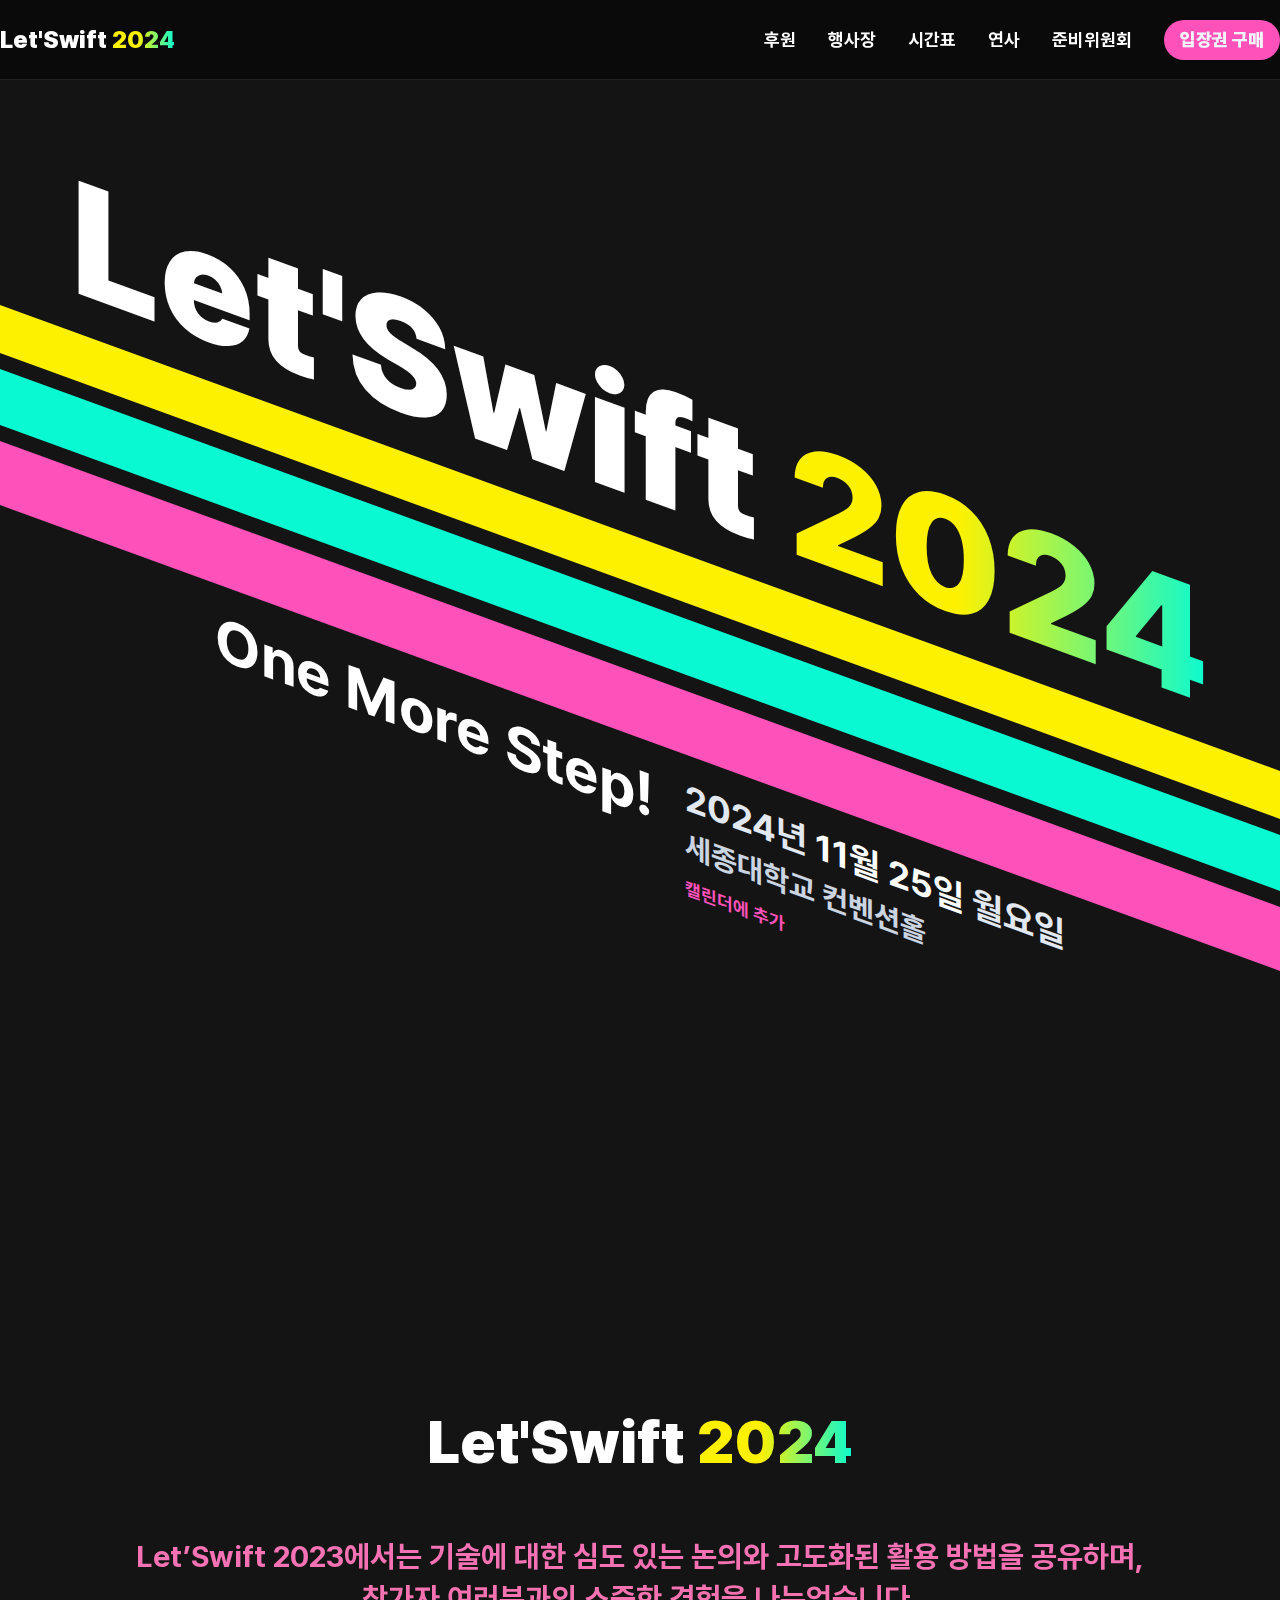
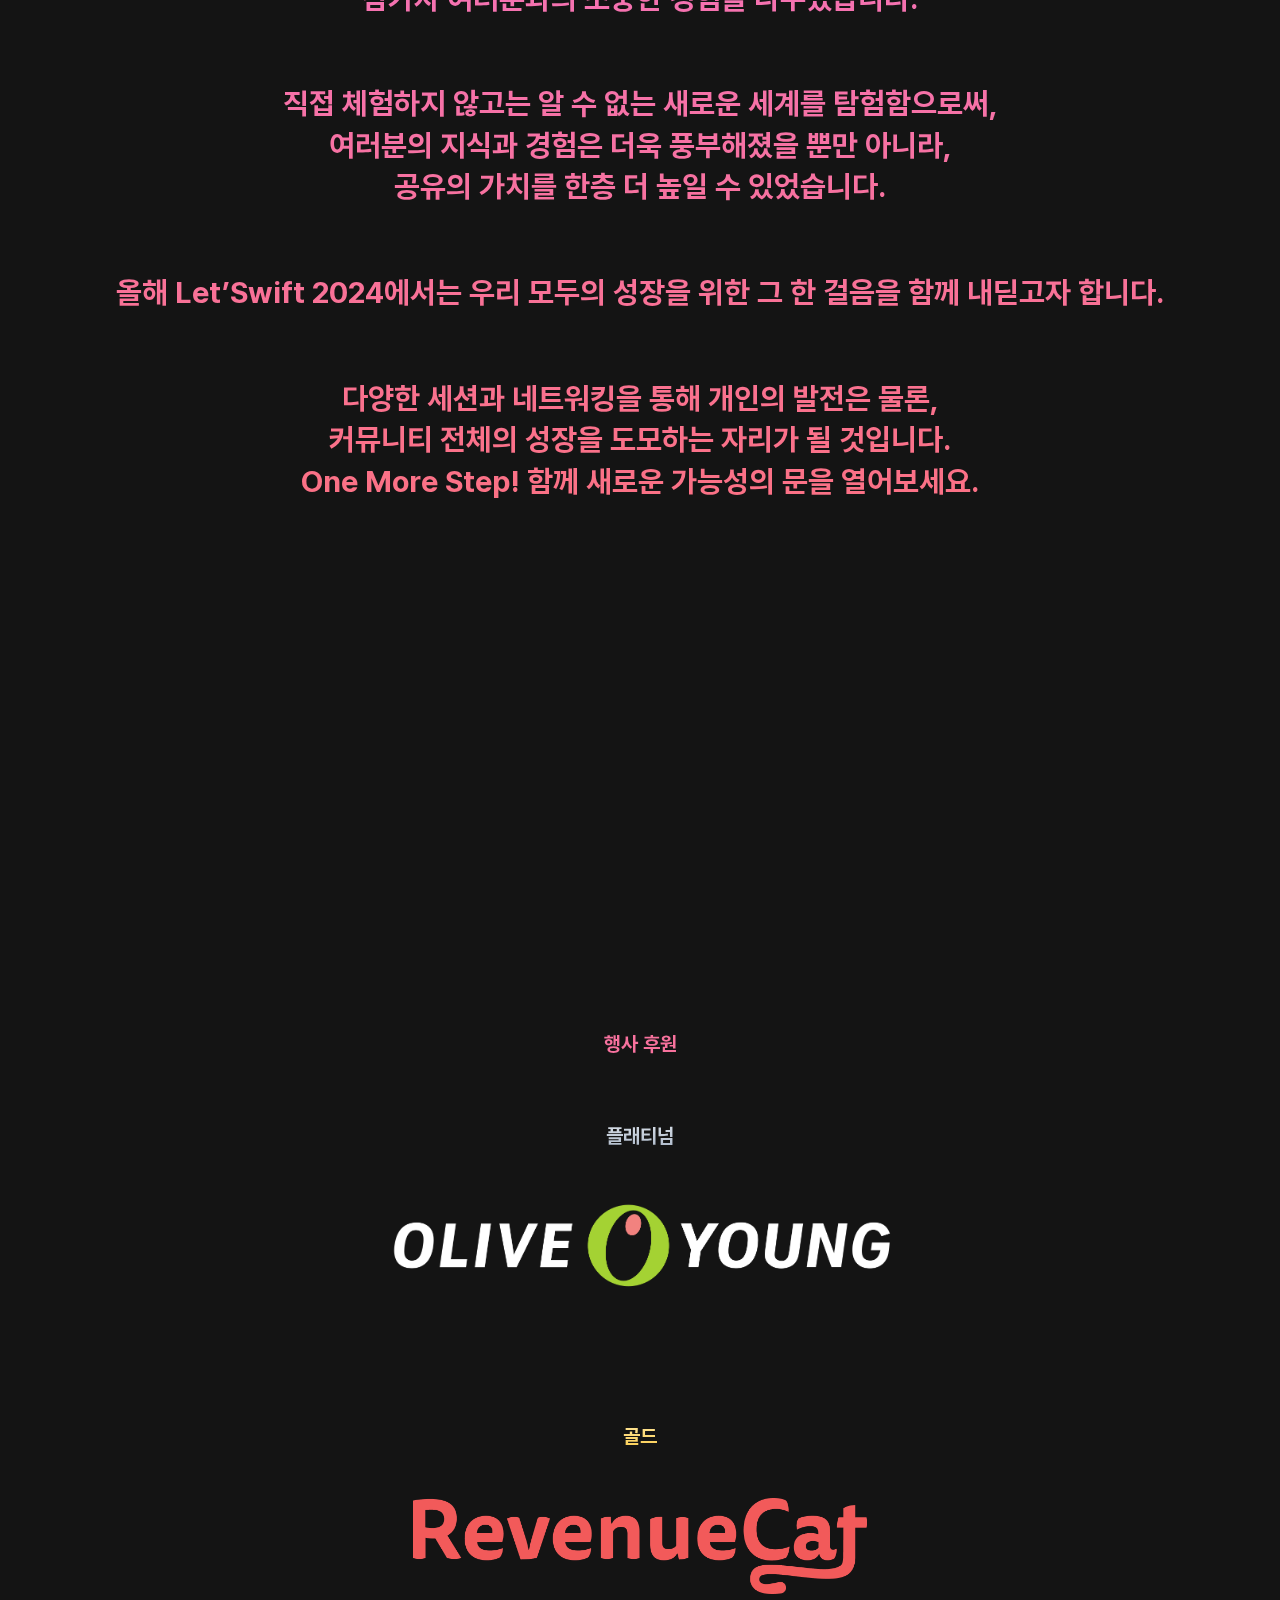
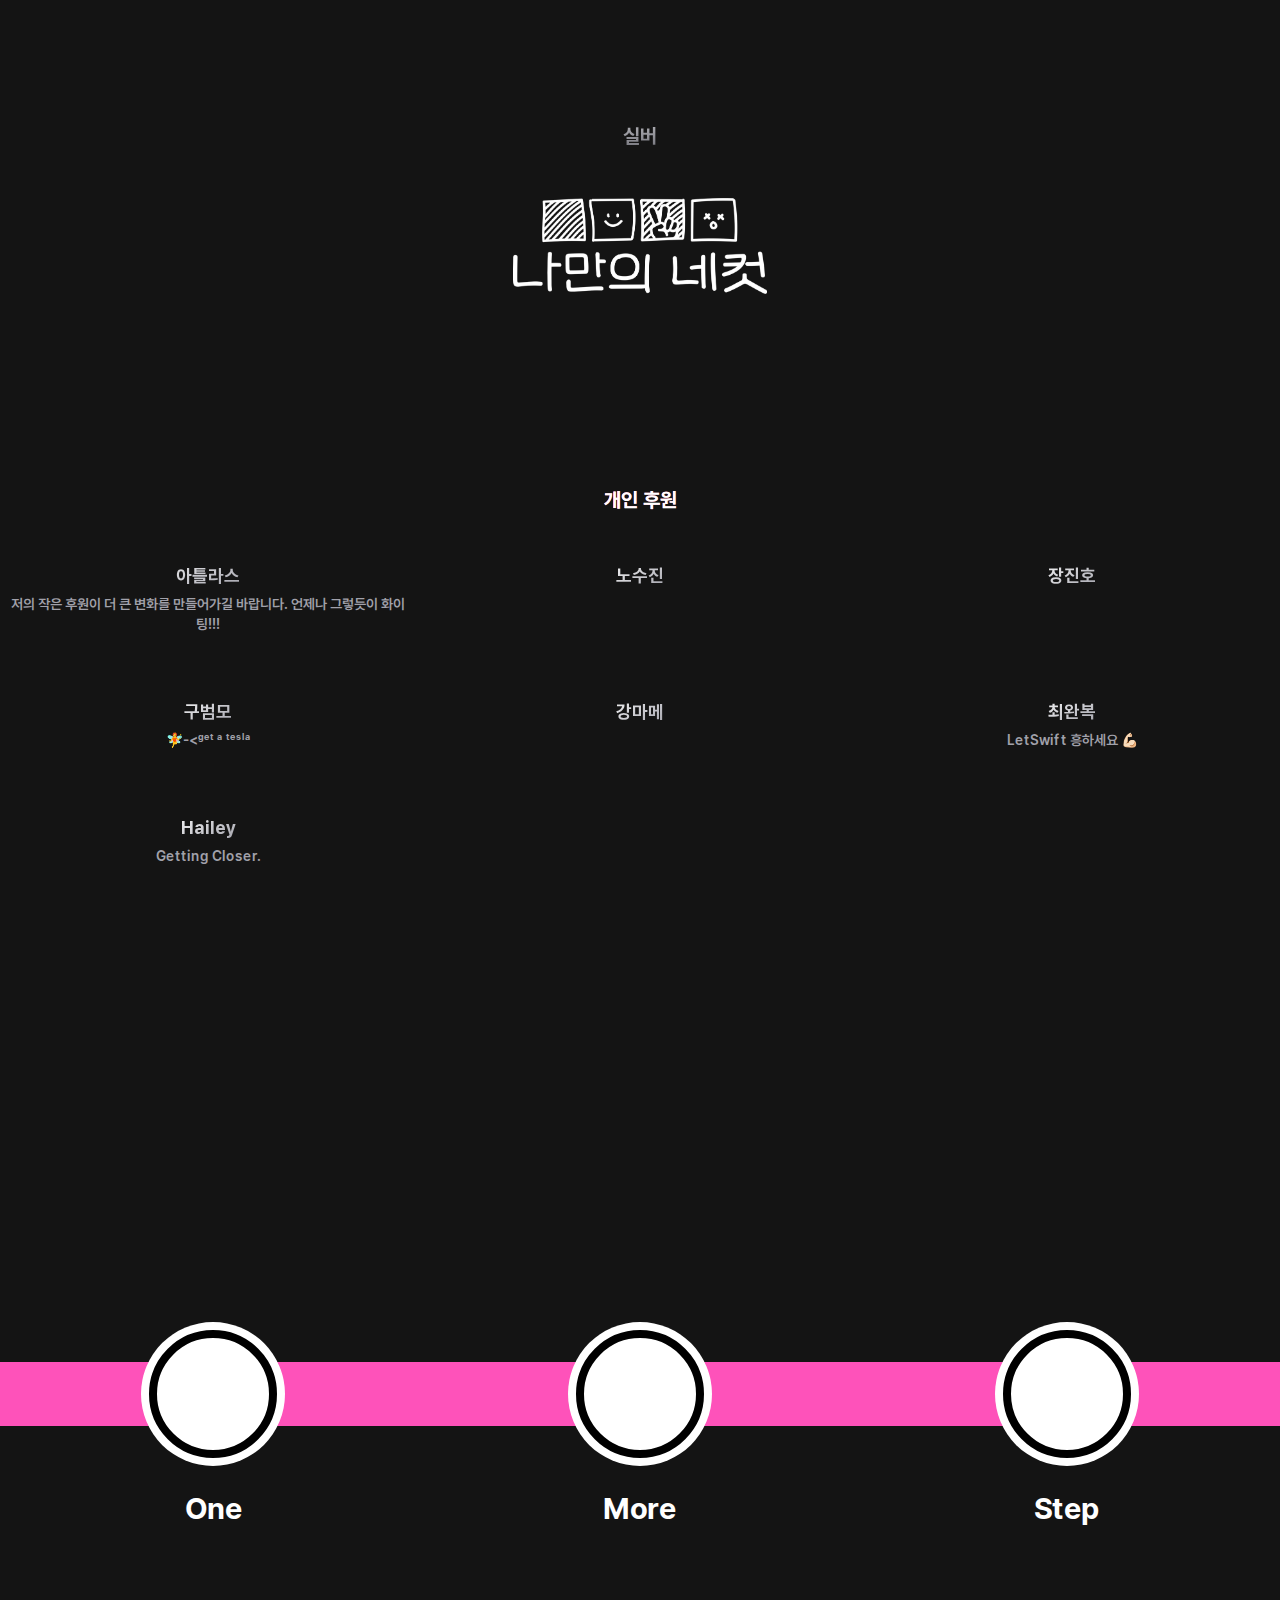
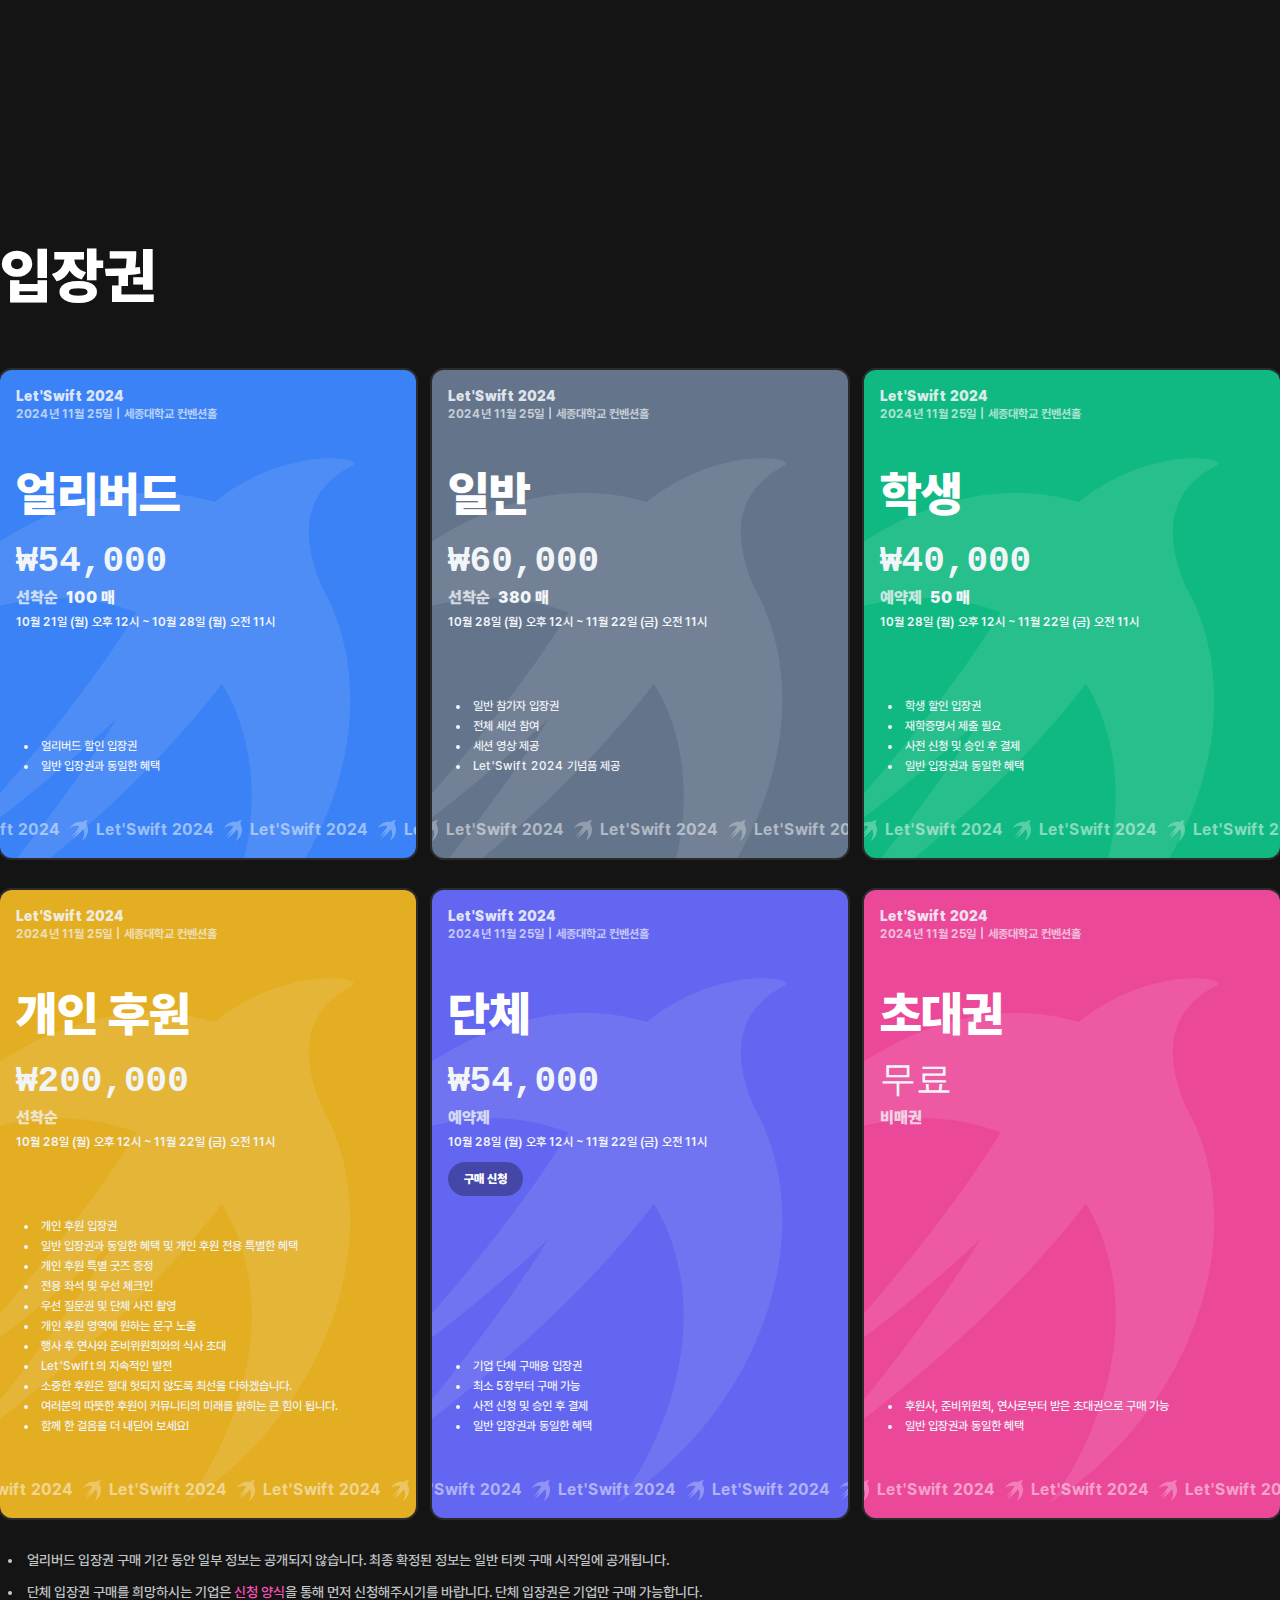
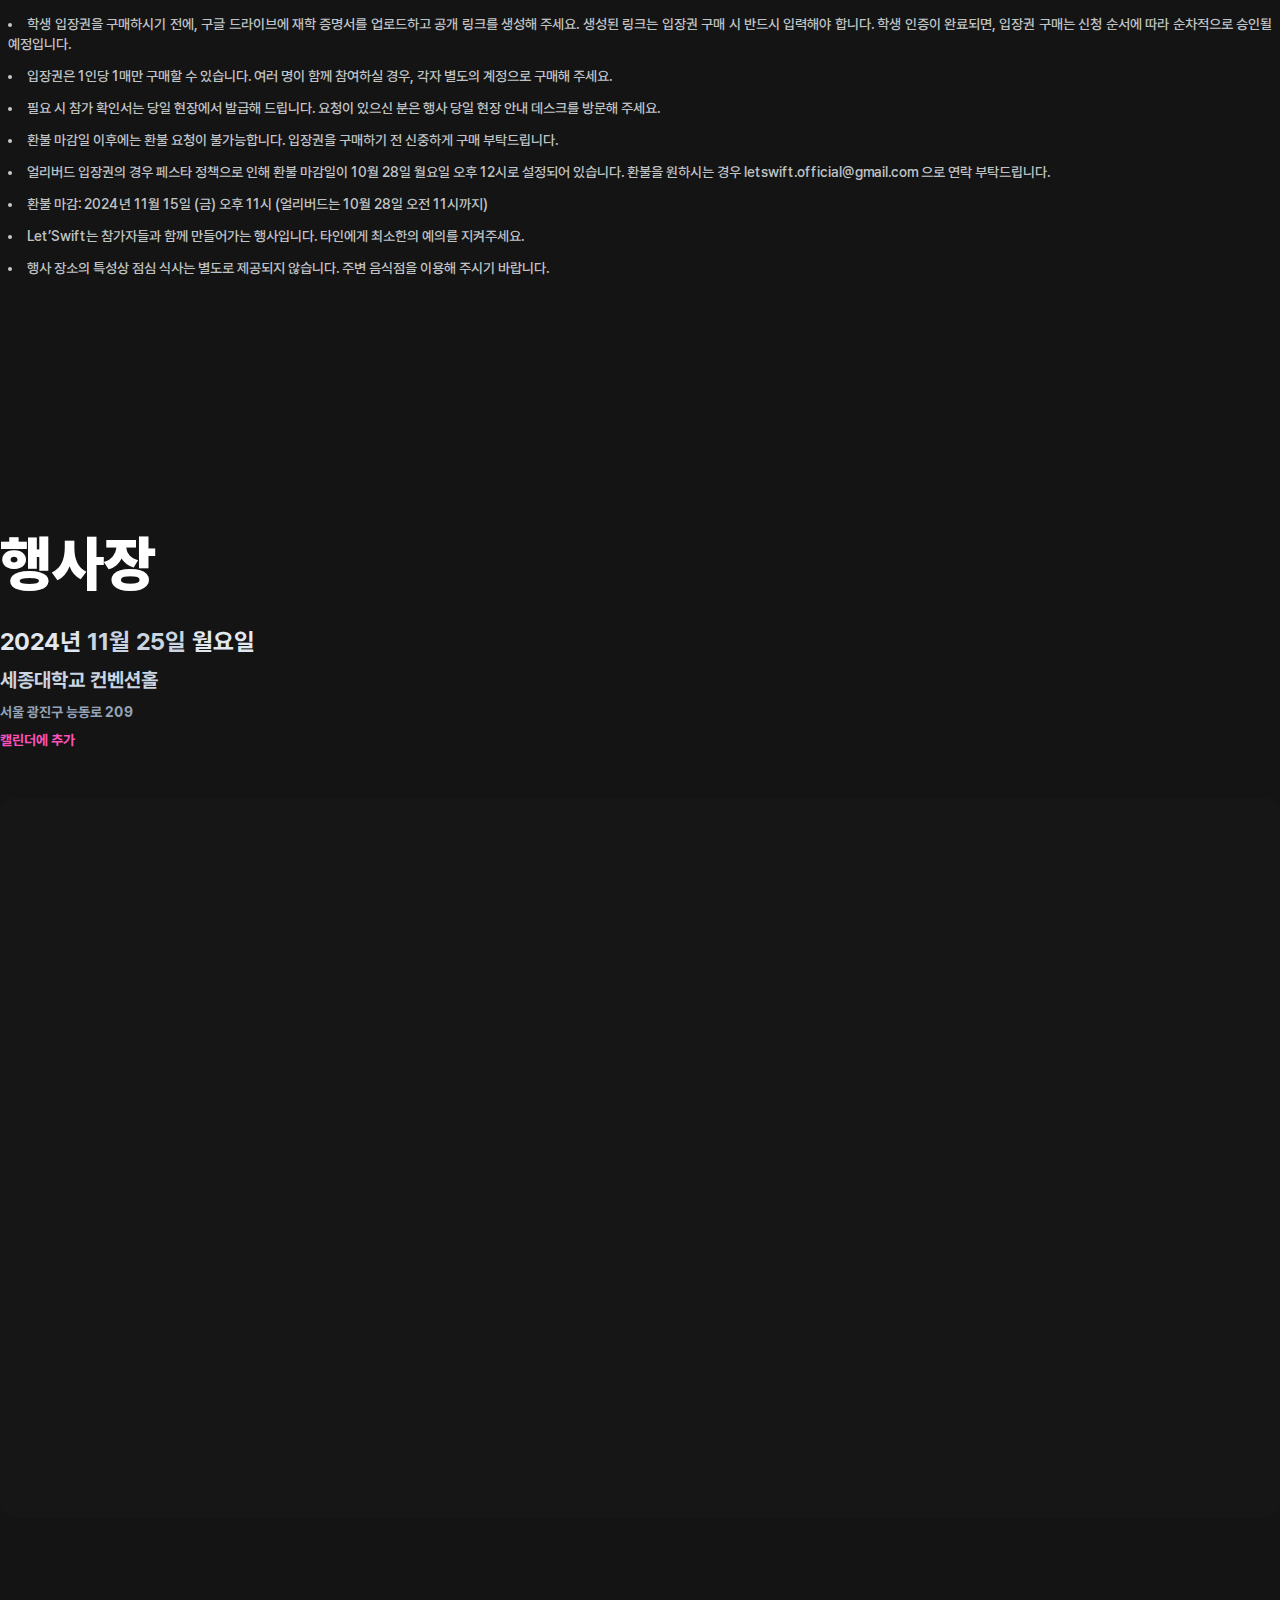
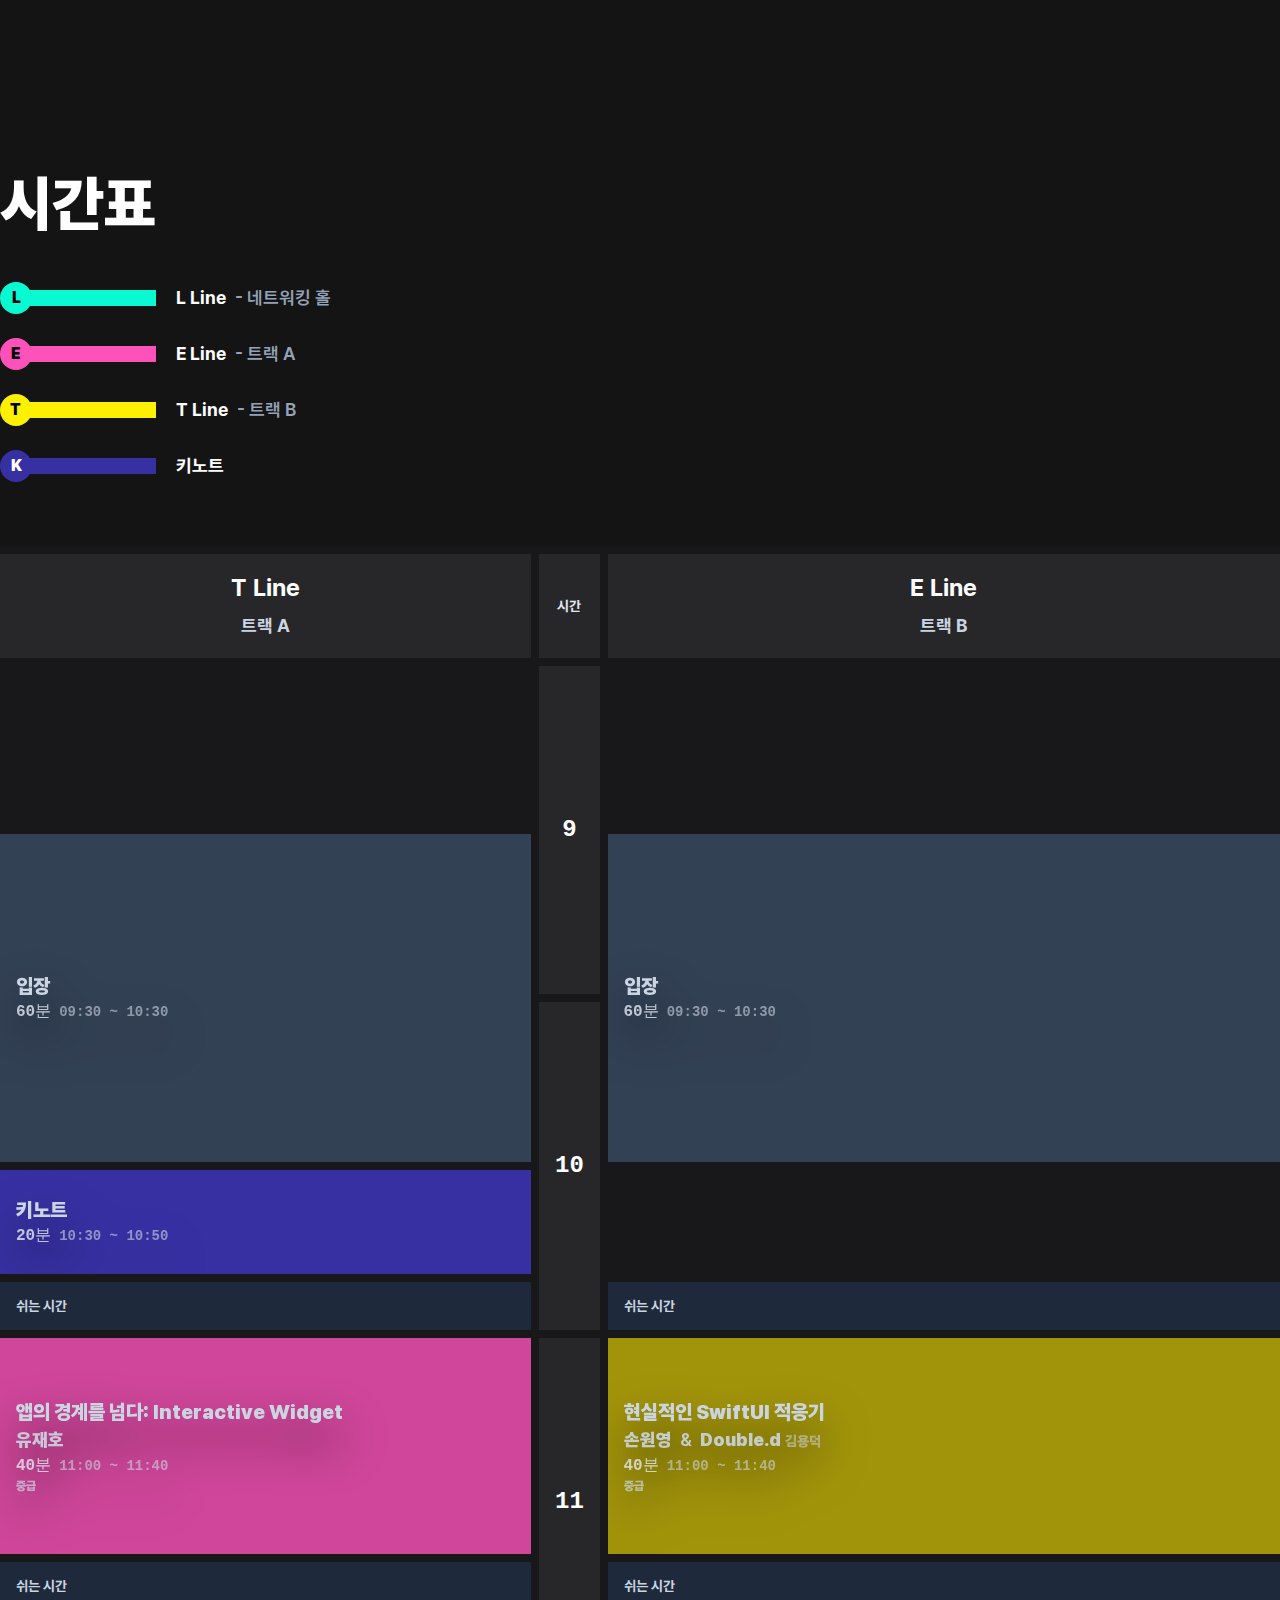
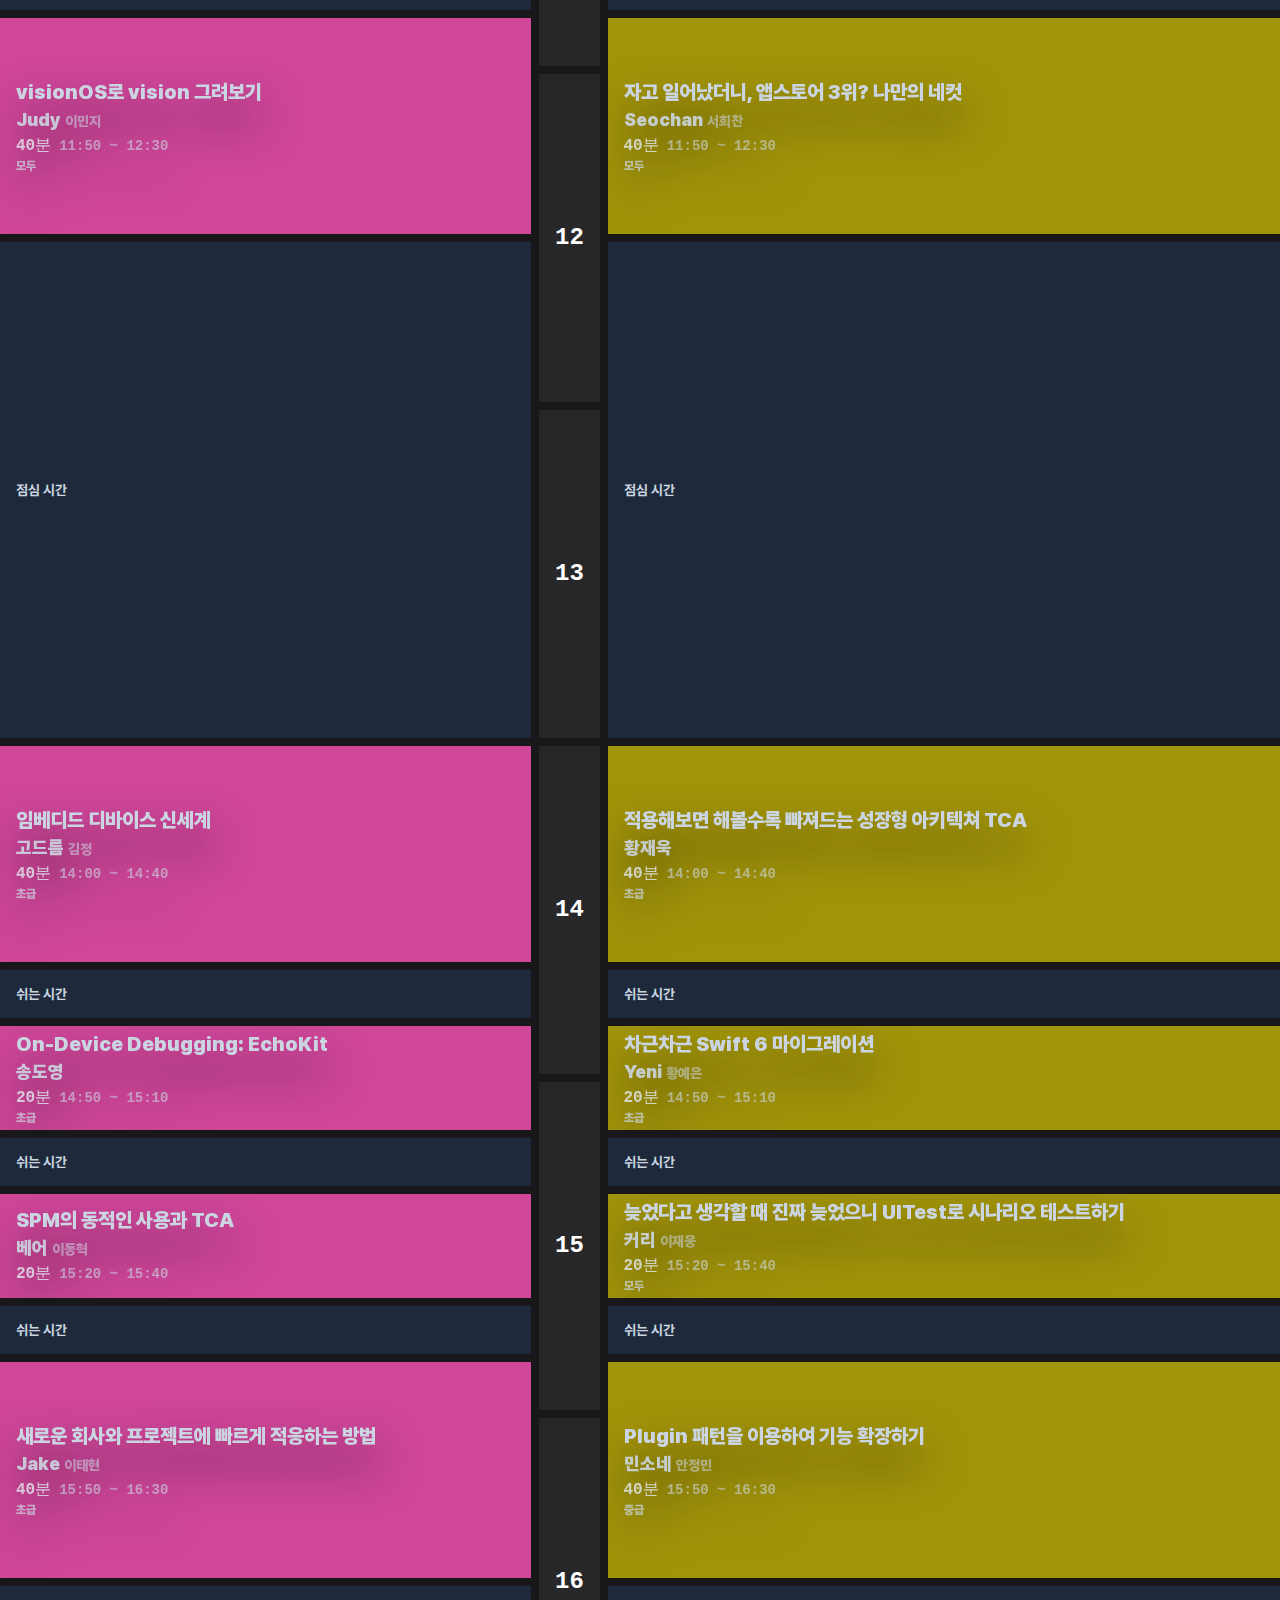
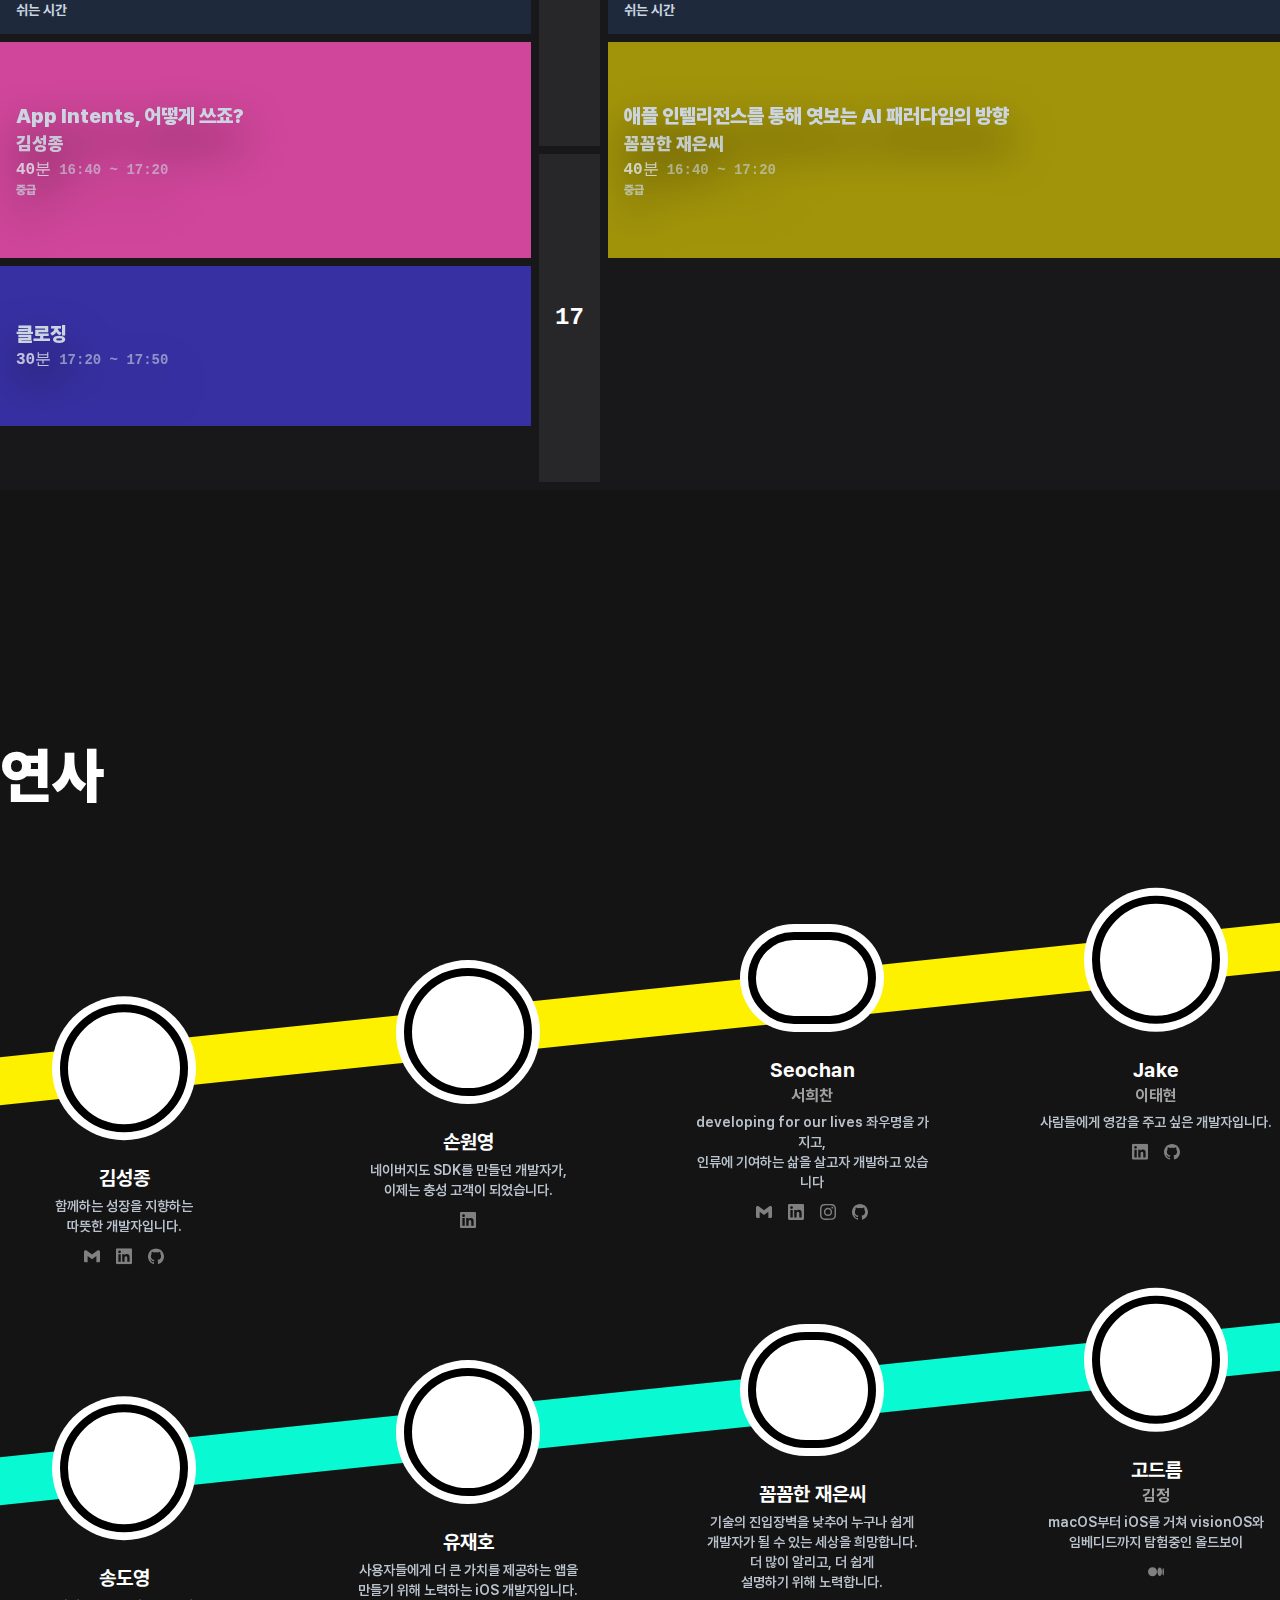
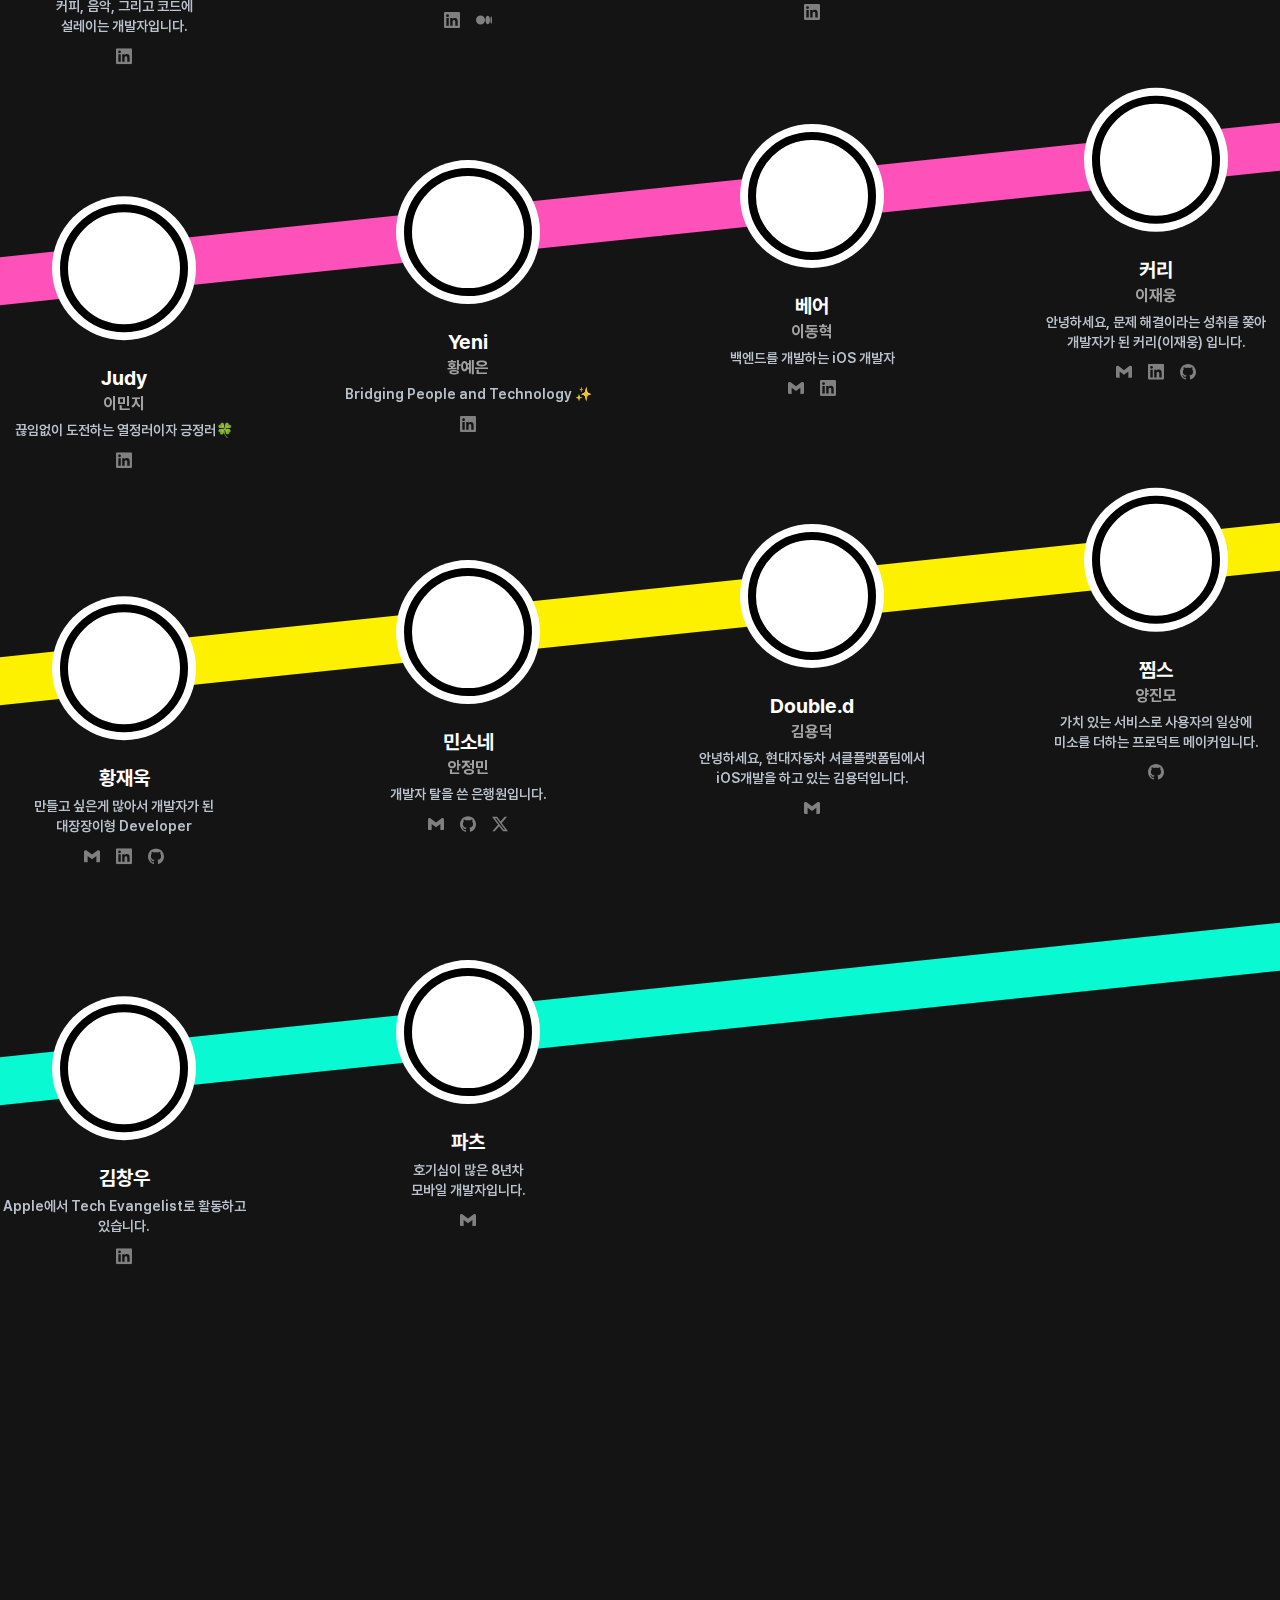
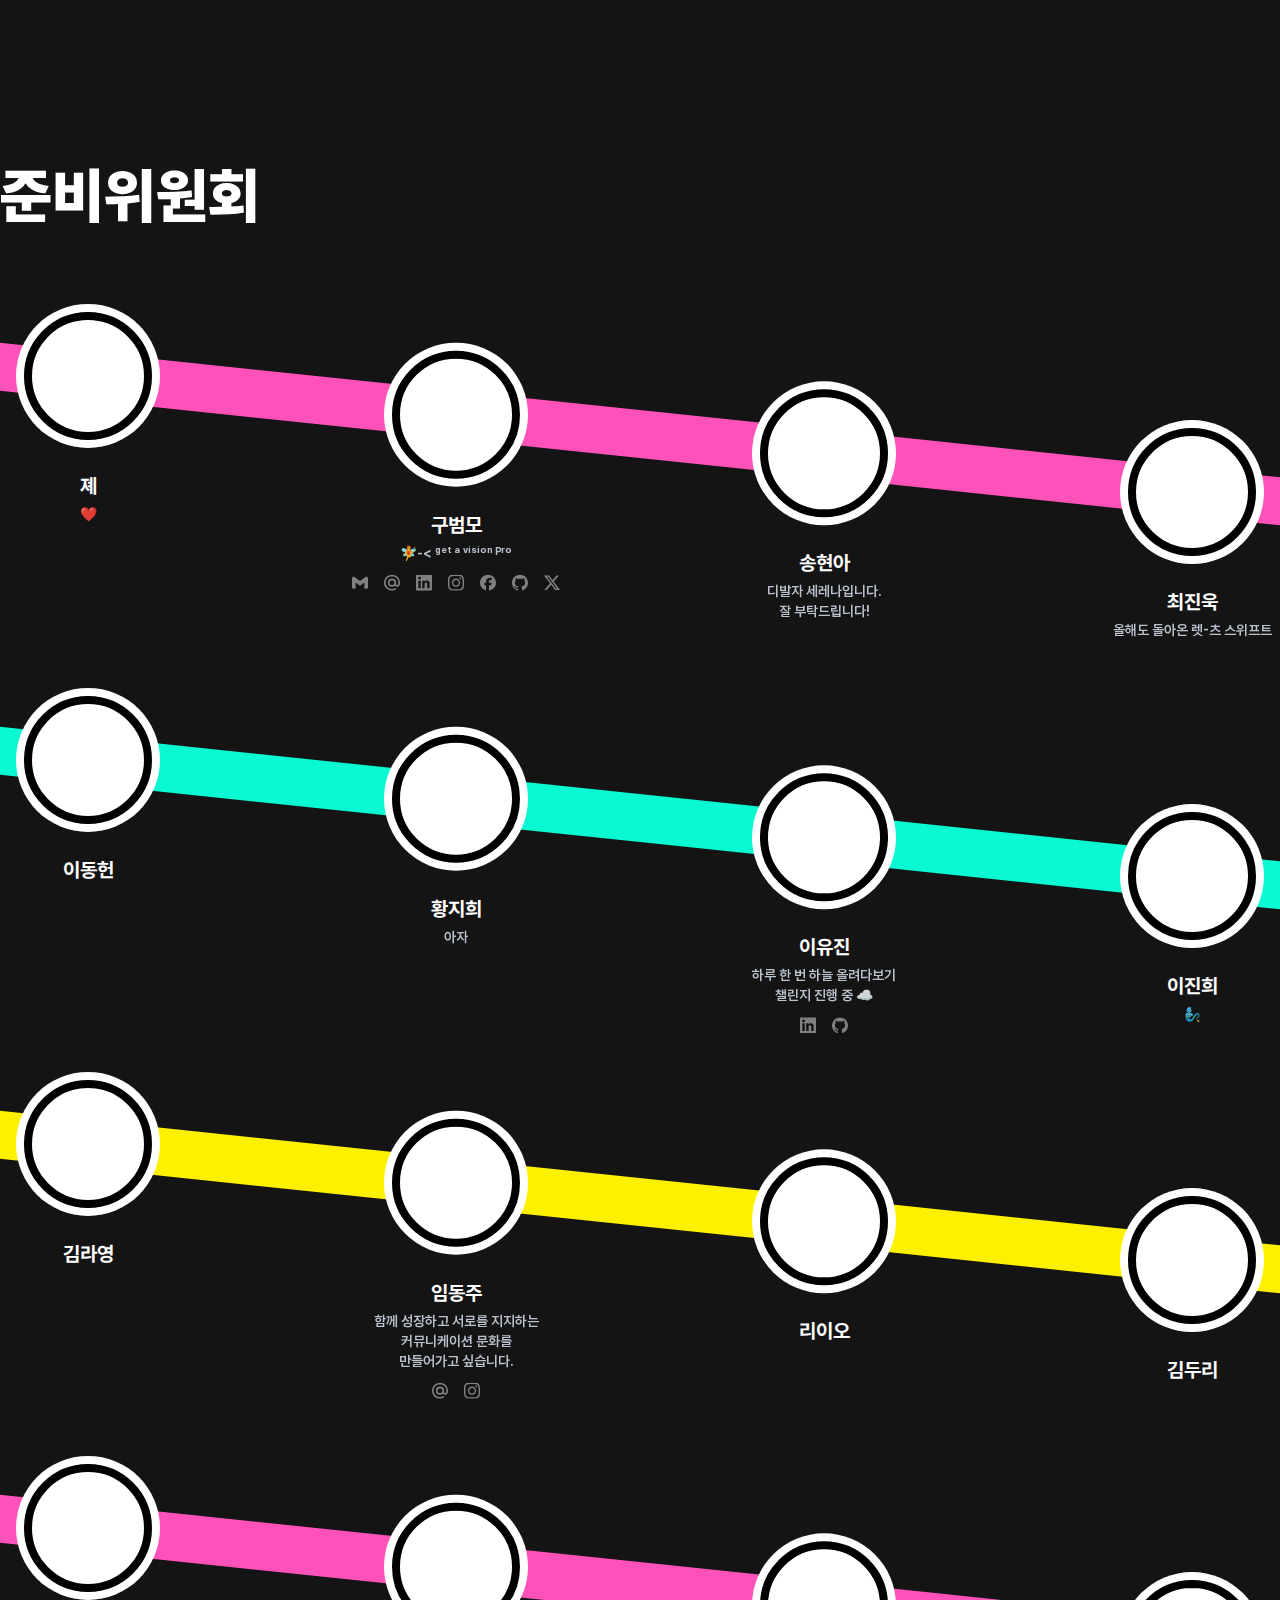
<file: index.html>
<!DOCTYPE html>
<html>
<meta charset="utf-8">
<title></title>
<link rel="canonical" href="/2024/">
<meta http-equiv="refresh" content="0; url=/2024/">
<!--a href="/2016/">Click here if you are not redirected.</a-->
<script>location="/2024/"</script>
</html>
</file>
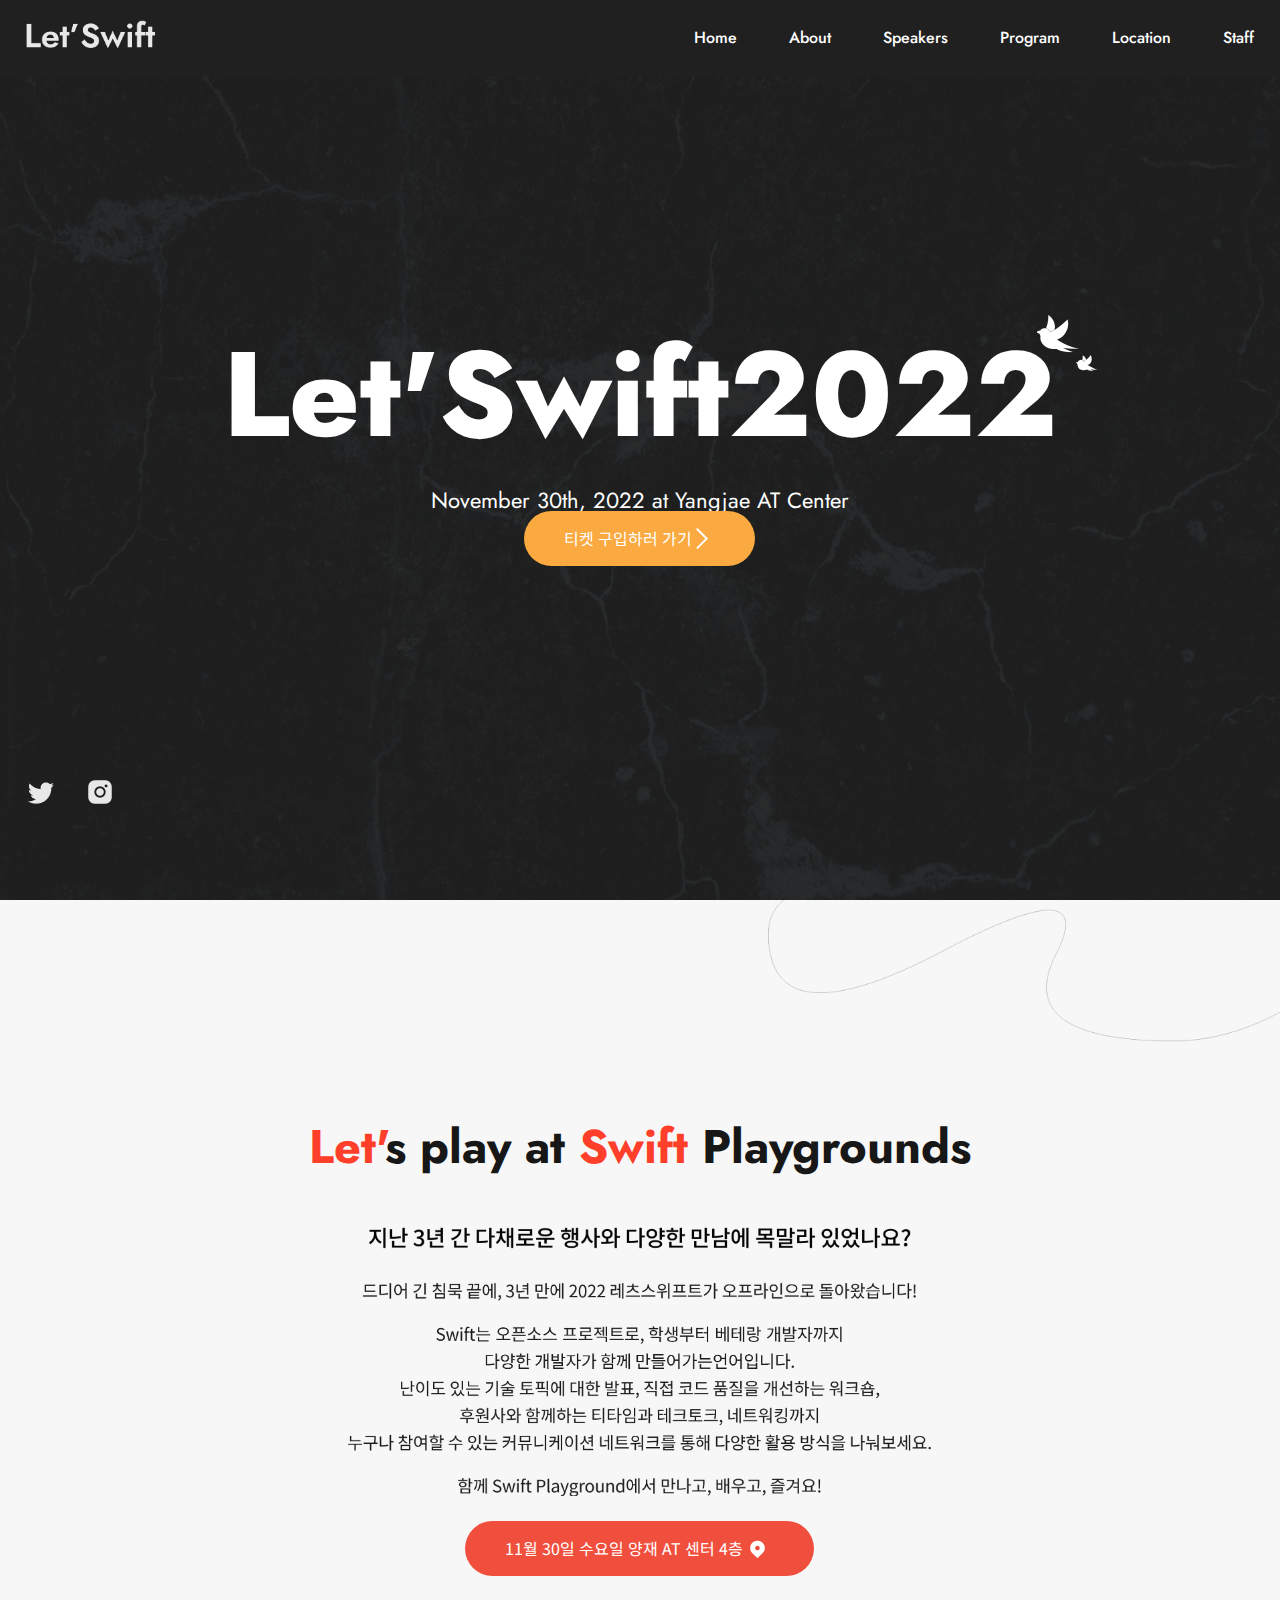
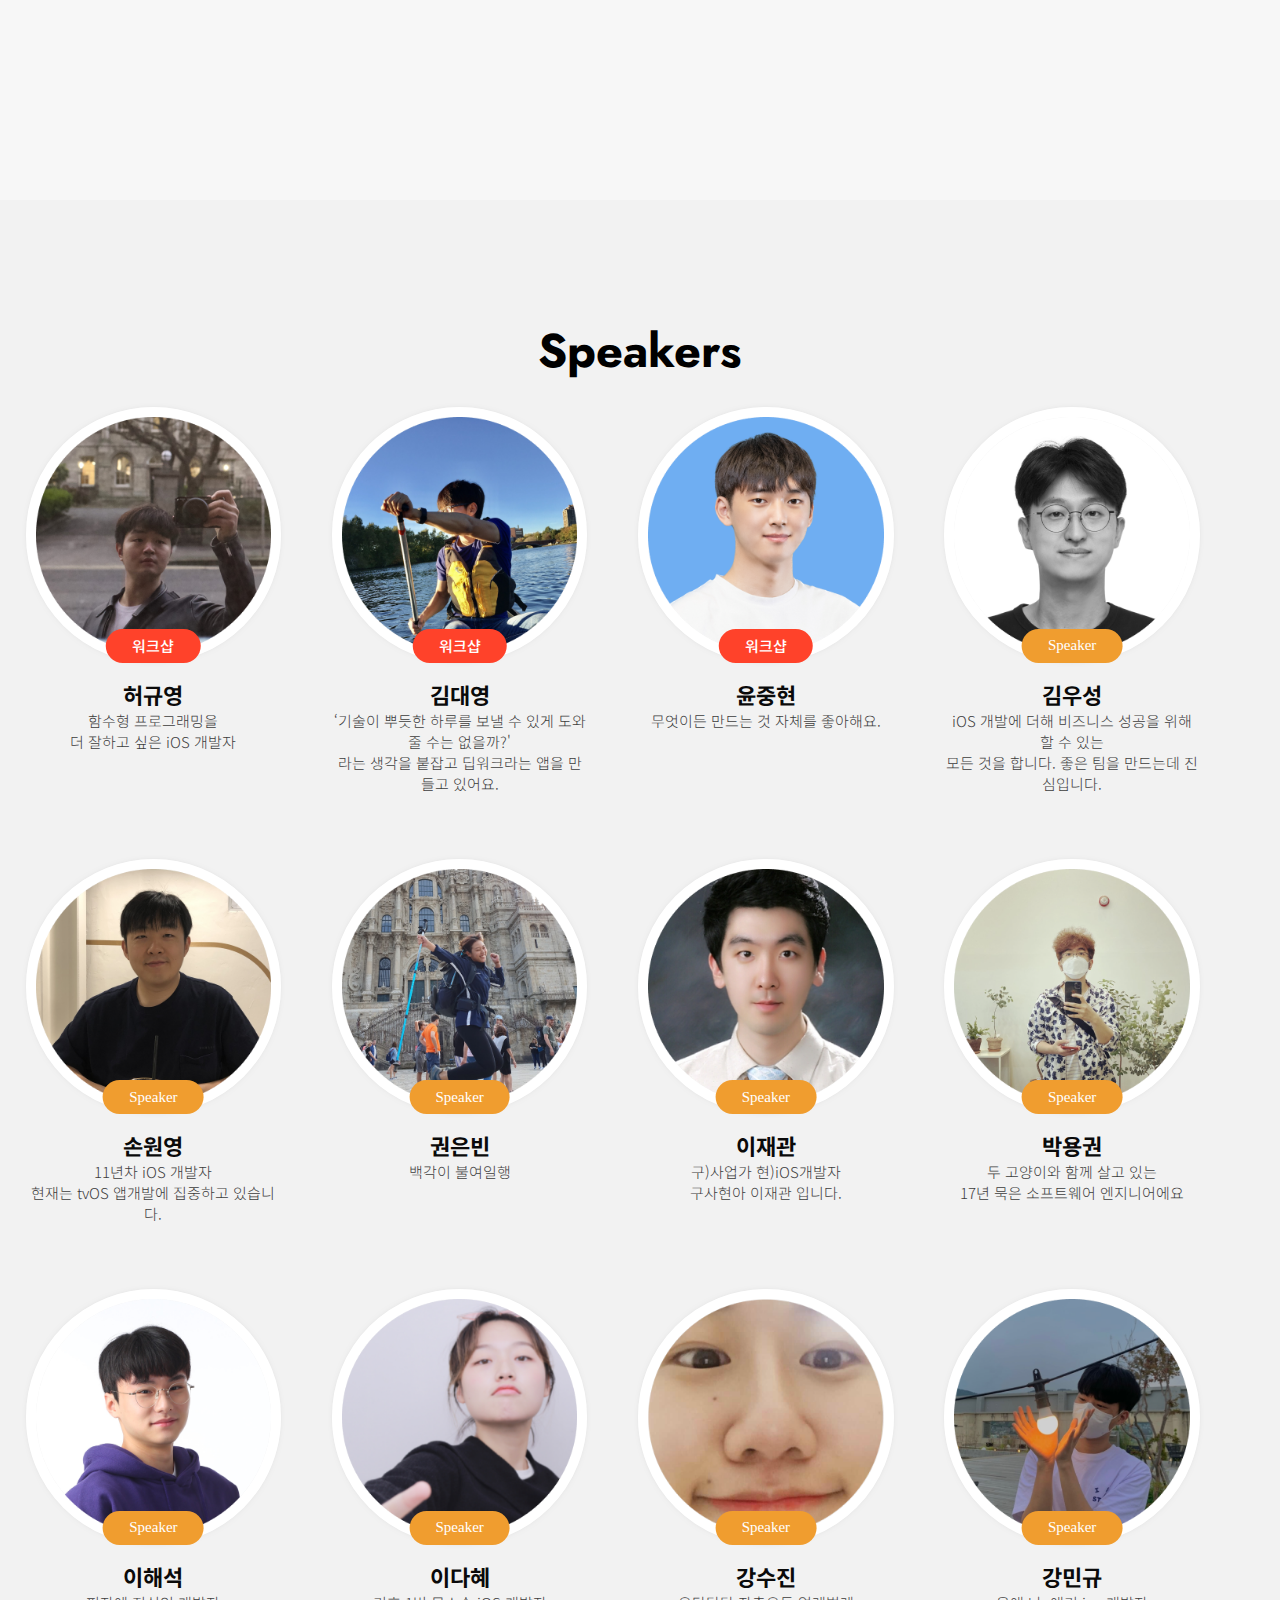
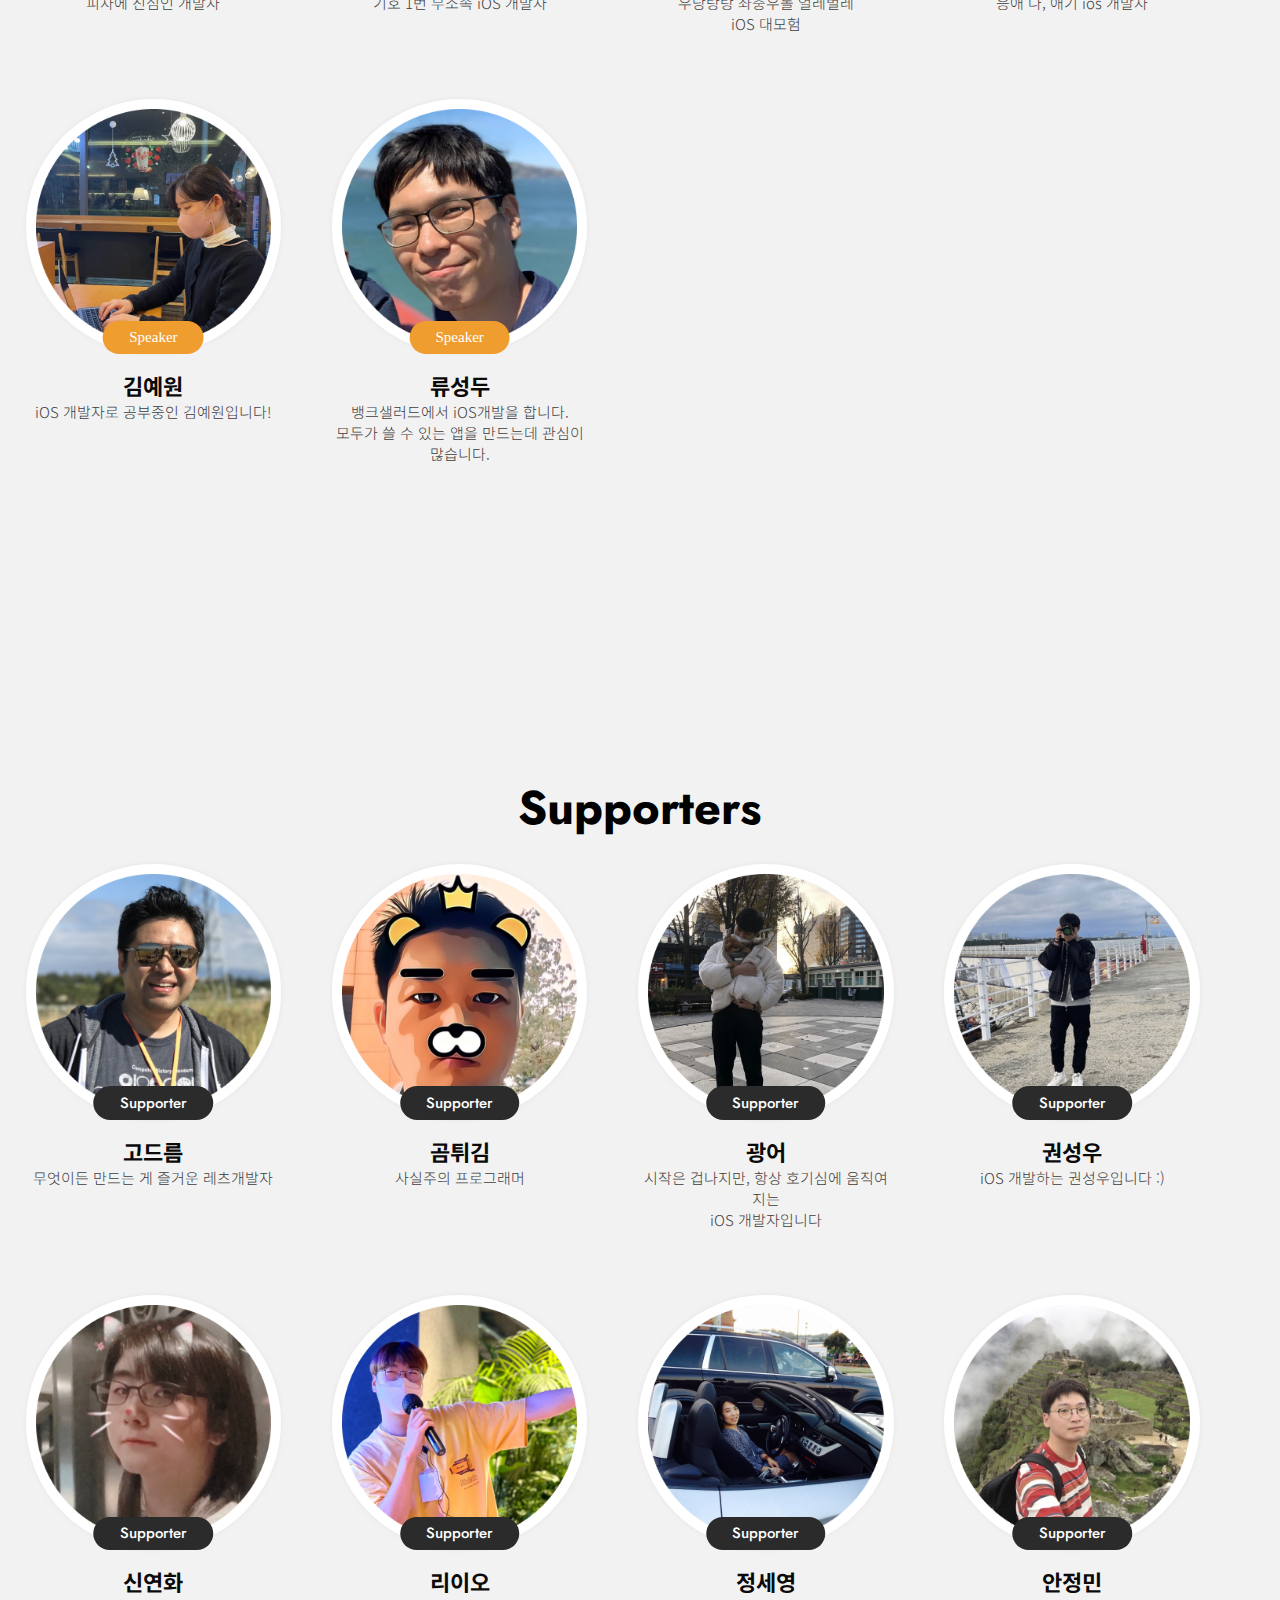
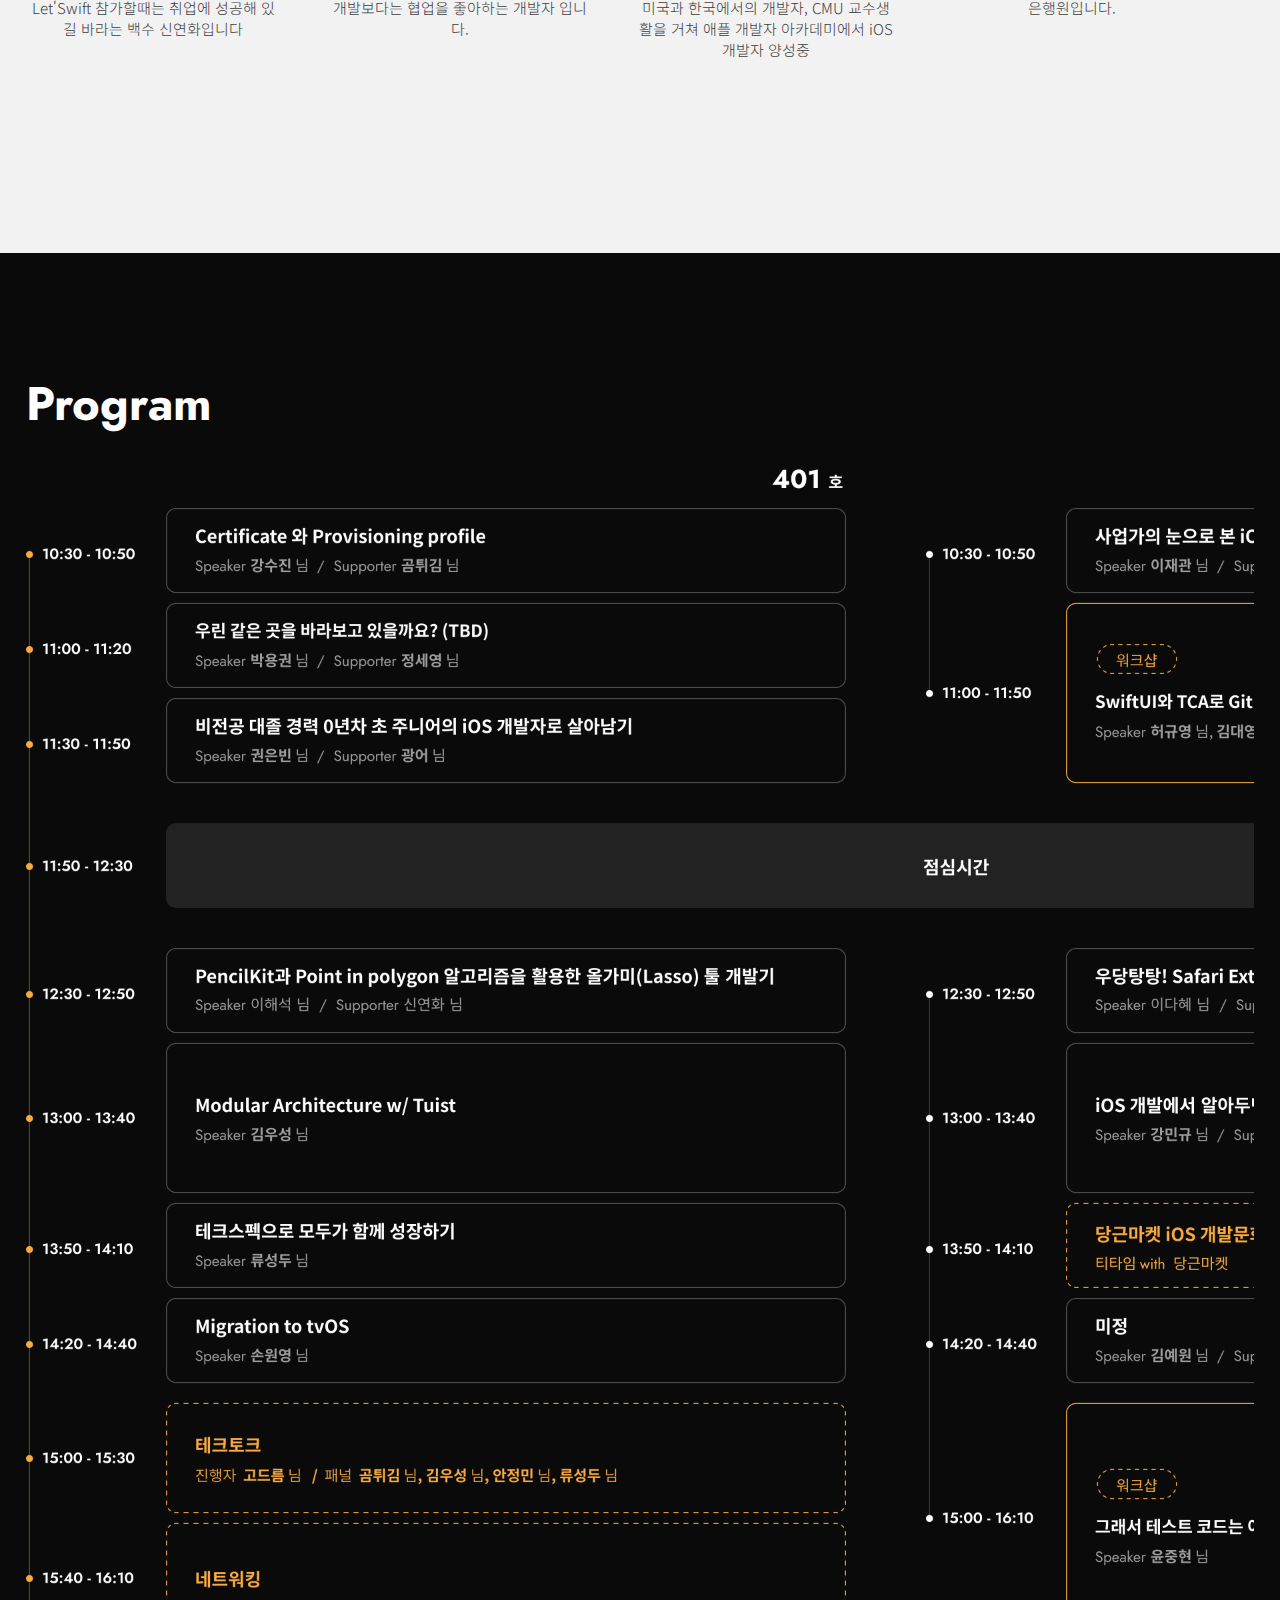
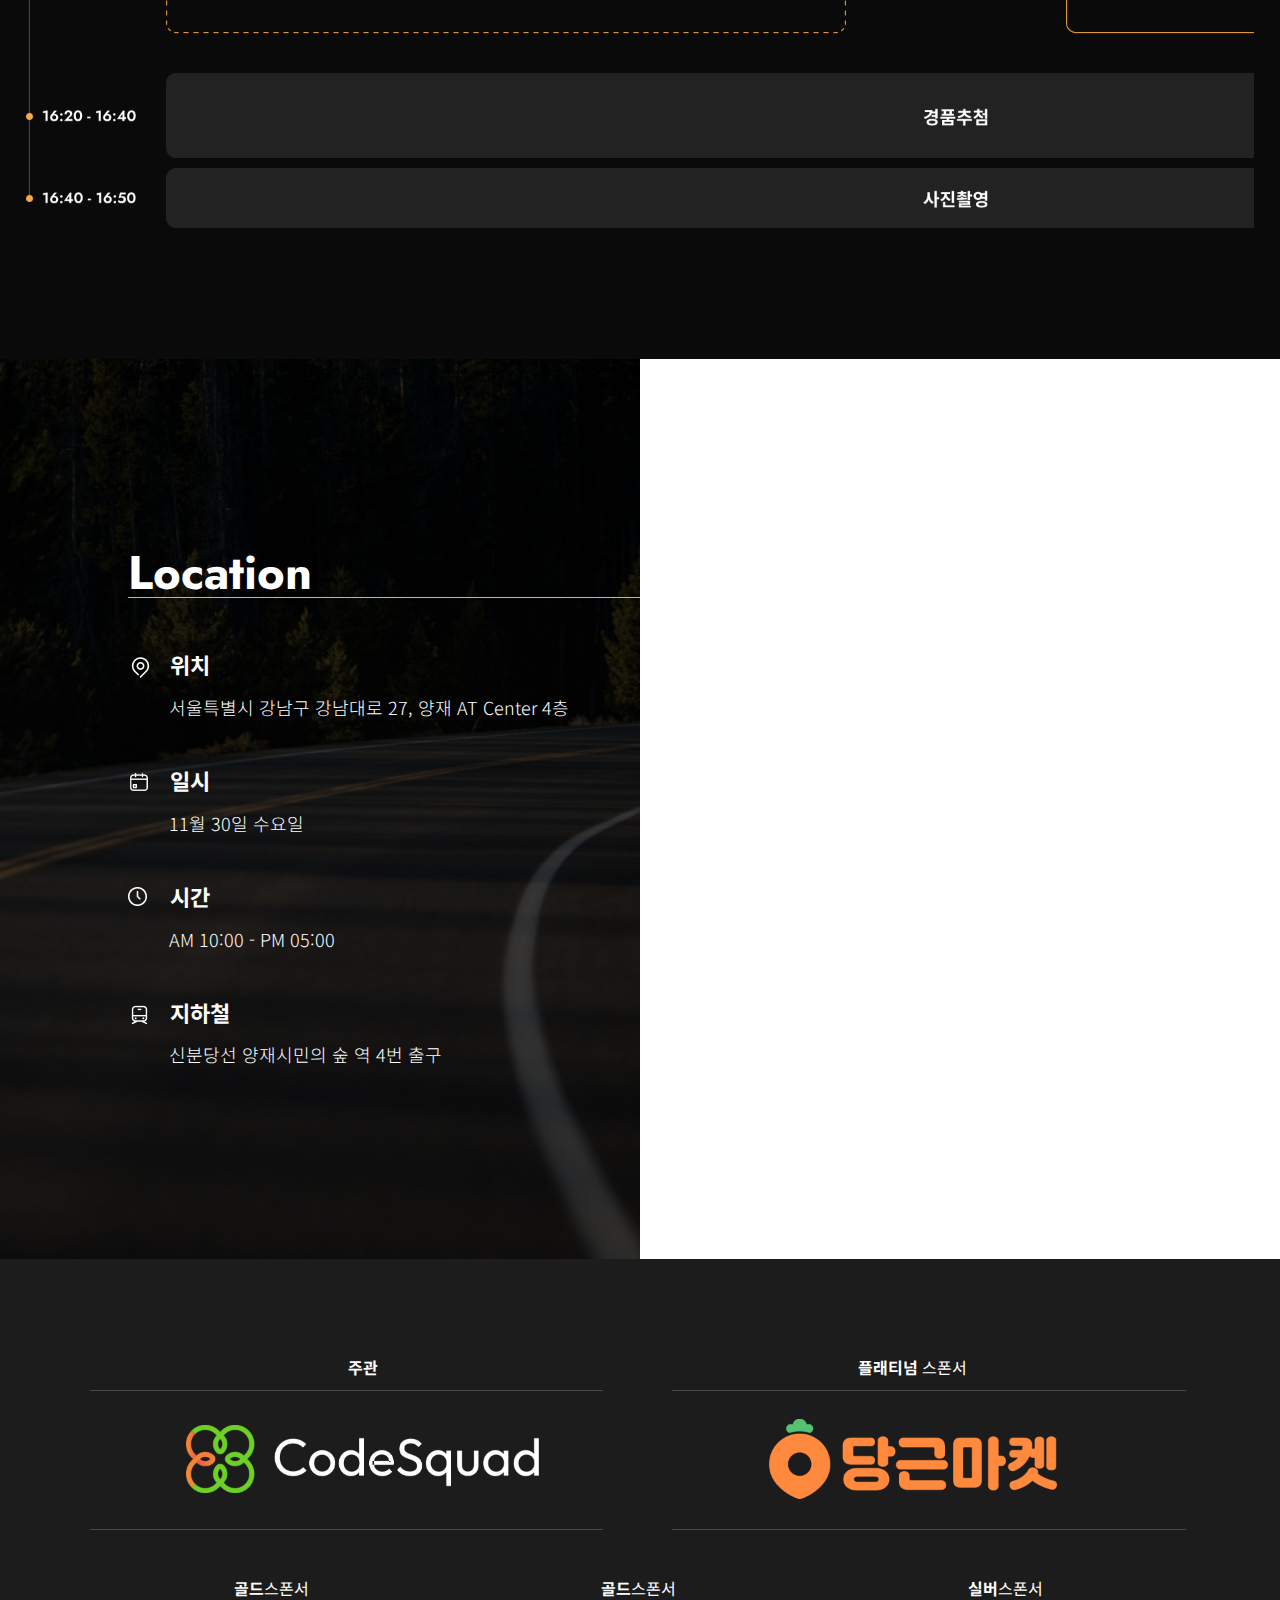
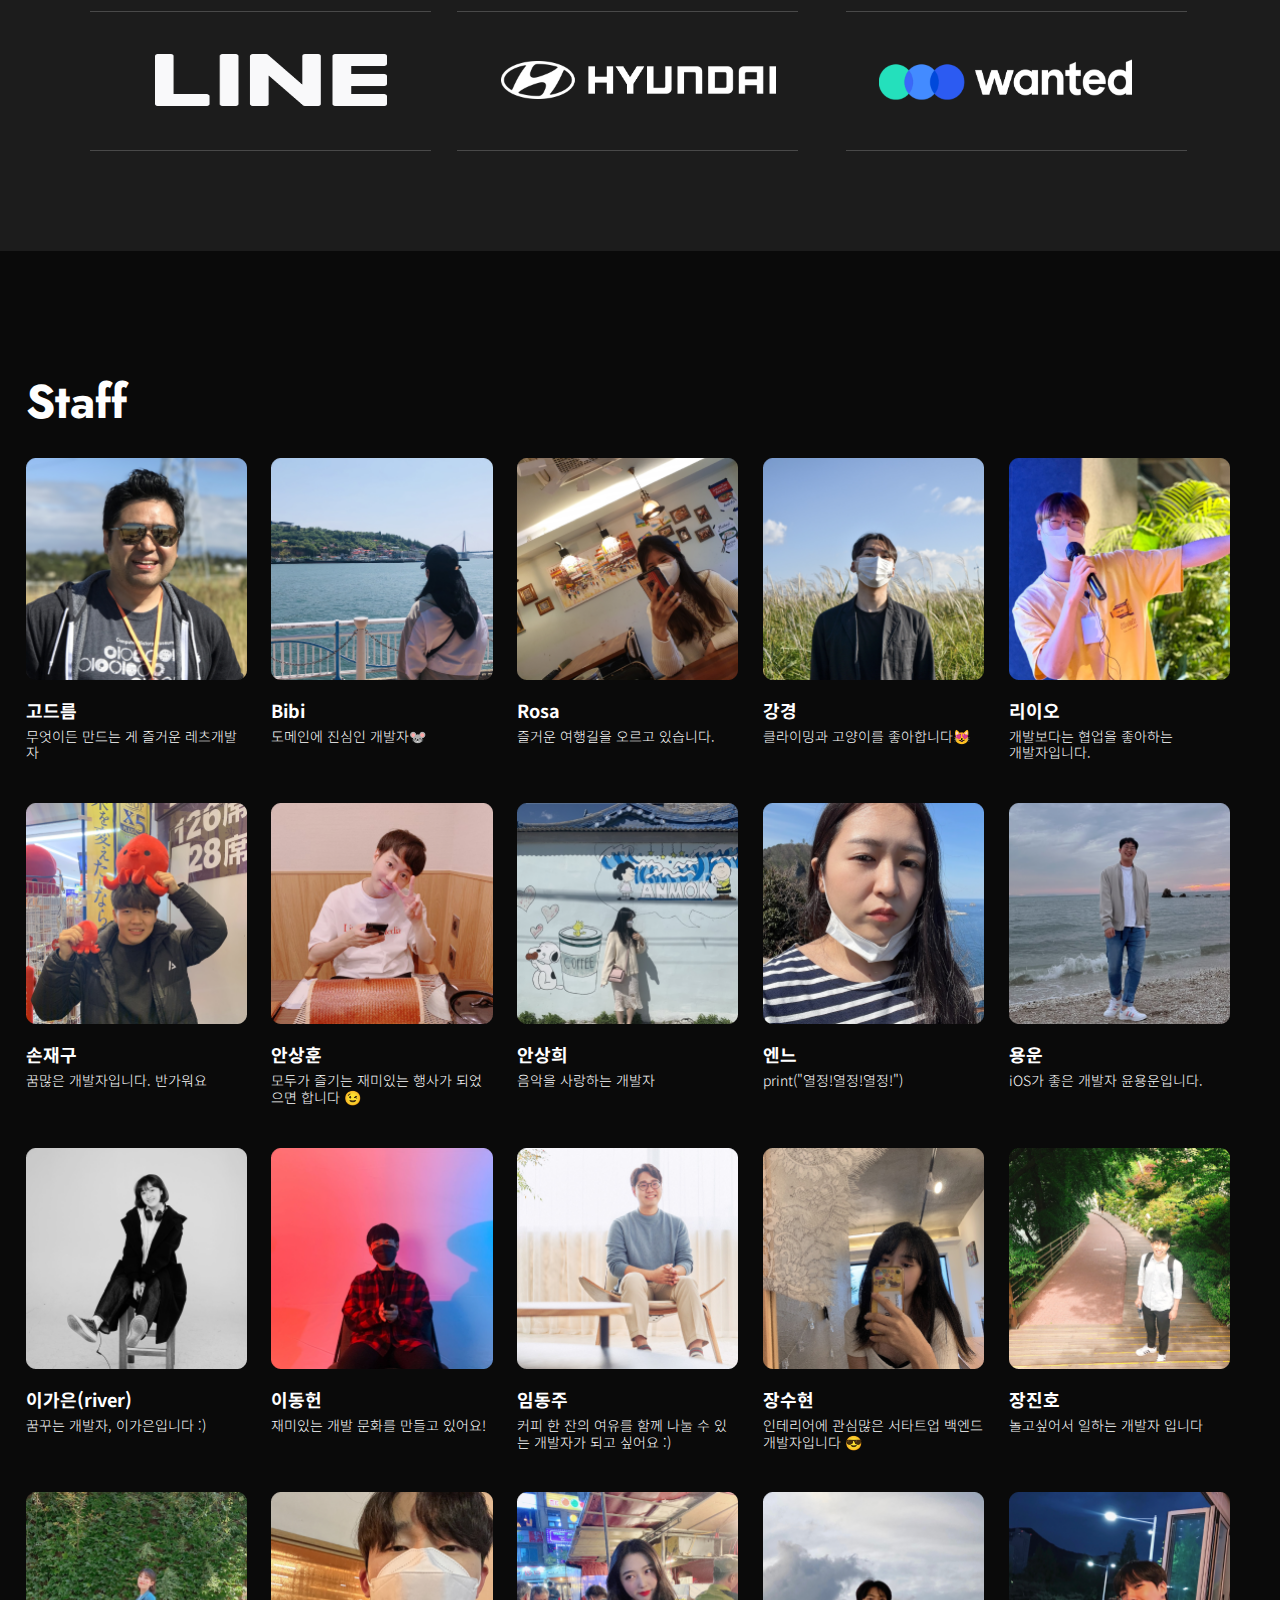
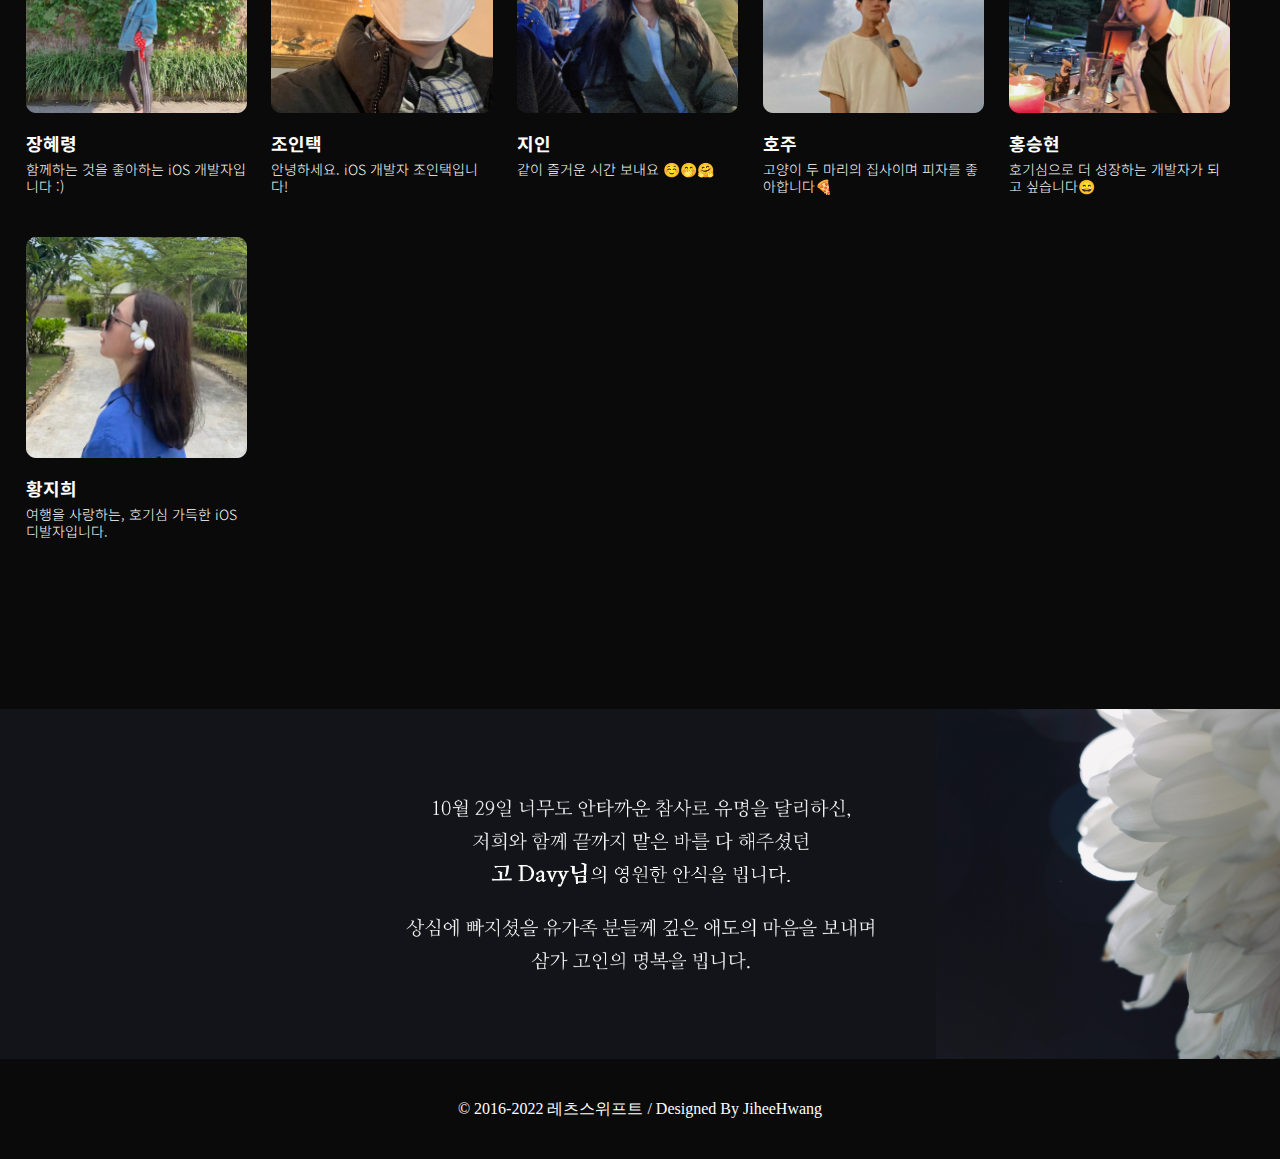
<file: 2022/index.html>
<!DOCTYPE html>
<html lang="ko">
<head>
    <title>레츠스위프트 2022</title>
    <link rel="icon" type="image/png" href="images/favicon-32x32.png" sizes="32x32" />
    <link rel="icon" type="image/png" href="images/favicon-16x16.png" sizes="16x16" />
    <!-- META TAG -->
    <meta charset="UTF-8">
    <meta http-equiv="X-UA-Compatible" content="IE=edge">
    <meta name="viewport" content="width=device-width, initial-scale=1.0">
	<meta name="author" content="letswift" />
    <meta name="keywords" content="letswift, iOS, 컨퍼런스, 2022" />
    <meta name="description" content="iOS 개발자들의 놀이터, 레츠스위프트 컨퍼런스 2022 에서 온라인의 갈증을 해소해보세요."/>

    <meta property="og:type" content="website">
    <meta property="og:title" content="LetSwift2022:Swift Playgrounds">
    <meta property="og:site_name" content="LetSwift 2022">
    <meta property="og:description" content="iOS 개발자들의 놀이터, 레츠스위프트 컨퍼런스 2022 에서 온라인의 갈증을 해소해보세요.">
    <meta property="og:image" content="http://www.letswift.kr/2022/images/preview.png"/>
    <meta property="og:url" content="http://letswift.kr/2022/">
    <!-- CSS STYLE -->
    <link rel="stylesheet" href="css/style.css">

</head>
<body>
    <div id="wrap">
        <!-- 데스트탑 헤더 -->
        <div id="header">
            <div class="container">
                <h1 class="logo">
                    <img src="./images/logo-letswift.png" alt="letswift">
                </h1>
                <div class="header-menu">
                    <a href="#home">Home</a>
                    <a href="#about">About</a>
                    <a href="#speakers">Speakers</a>
                    <a href="#program">Program</a>
                    <a href="#location">Location</a>
                    <a href="#staff">Staff</a>
                </div>
            </div>
        </div>
        <!-- 모바일 헤더 -->
        <div id="mobile-header">
            <div class="container">
                <a href="javascript:void(0);" onclick="toggleMenu()" class="menu" id="open-menu">
                    <img src="./images/icon-menu.png" alt="메뉴 열기">
                </a>
                <a href="javascript:void(0);" onclick="toggleMenu()" class="menu hide" id="close-menu">
                    <img src="./images/icon-menu-close-20x20.png" alt="메뉴 열기">
                </a>
                <h1 class="logo">
                    <img src="./images/logo-letswift.png" alt="letswift">
                </h1>
            </div>
            <aside id="mobile-menu-panel" class="hide">
                <ul id="mobile-links">
                    <li><a href="#home">Home</a></li>
                    <li><a href="#about">About</a></li>
                    <li><a href="#speakers">Speakers</a></li>
                    <li><a href="#program">Program</a></li>
                    <li><a href="#location">Location</a></li>
                    <li><a href="#staff">Staff</a></li>
                </ul>
            </aside>
        </div>
        <!-- //header -->
        <div id="contents">
            <section id="home">
                <div class="container">
                    <h2><span>Let'Swift</span><span class="year">2022</span></h2>
                    <p>November 30th, 2022 at Yangjae AT Center</p>
                    <div class="btn-round question">
                            <a href="https://festa.io/events/2868" target="_blank">
                                <span>티켓 구입하러 가기</span>
                                <img src="./images/icon-arrow-right.png" alt="바로가기 아이콘"/>
                            </a>
                    </div>
                    <div class="social-links">
                        <a href="https://twitter.com/letswiftkr" target="_blank"><img src="./images/social-icon-twitter.png" alt="트위터 바로가기"></a>
                        <a href="https://www.instagram.com/letswiftkr/" target="_blank"><img src="./images/social-icon-instagram.png" alt="인스타그램 바로가기"></a>
                    </div>
                </div>
            </section>
            <!-- //section-01 -->
            <section id="about">
                <div class="container">
                    <h3><b>Let'</b>s play at <b>Swift</b> Playgrounds</h3>
                    <div class="about-content">
                        <span><em>지난 3년 간 다채로운 행사와 다양한 만남에 목말라 있었나요?</em></span>
                        <span>드디어 긴 침묵 끝에, 3년 만에 2022 레츠스위프트가 오프라인으로 돌아왔습니다!</span>
                        <span>Swift는 오픈소스 프로젝트로, 학생부터 베테랑 개발자까지 다양한 개발자가 함께 만들어가는언어입니다.<br/>
                            난이도 있는 기술 토픽에 대한 발표, 직접 코드 품질을 개선하는 워크숍,<br/>
                            후원사와 함께하는 티타임과 테크토크, 네트워킹까지</span>
                        <span>누구나 참여할 수 있는 커뮤니케이션 네트워크를 통해 다양한 활용 방식을 나눠보세요.</span>
                        <span>함께 Swift Playground에서 만나고, 배우고, 즐겨요!</span>
                    </div>
                    <div class="buttons">
                        <div class="btn-round location">
                            <a href="#">
                                <span>11월 30일 수요일 양재 AT 센터 4층</span>
                                <img src="./images/icon-button-location.png" alt="위치 아이콘"/>
                            </a>
                        </div>
                        <!-- <div class="spacer"></div> -->
                        <!-- <div class="btn-round question">
                            <a href="https://app.sli.do/event/ht1JnUJebB6FojyqiHJPe5" target="_blank">
                                <span>테크토크 사전 질문하러 가기</span>
                                <img src="./images/icon-button-location.png" alt="위치 아이콘"/>
                            </a>
                        </div> -->
                    </div>
                </div>
            </section>
            <!-- //section-02:About -->
            <section id="speakers">
                <div class="container">
                    <h3>Speakers</h3>
                    <ul class="profile-list">
                        <li class="profile">
                            <div class="photo">
                                <div class="img-wrap">
                                    <img src="./images/presenter/gyuyeong.png" alt="허규영님의 얼굴">
                                </div>
                                <span class="role workshop">워크샵</span>
                            </div>
                            <h4>허규영</h4>
                            <span class="caption">함수형 프로그래밍을<br/>더 잘하고 싶은 iOS 개발자</span>
                        </li>
                        <li class="profile">
                            <div class="photo">
                                <div class="img-wrap">
                                    <img src="./images/presenter/dae-yeong.png" alt="김대영님의 얼굴">
                                </div>
                                <span class="role workshop">워크샵</span>
                            </div>
                            <h4>김대영</h4>
                            <span class="caption">‘기술이 뿌듯한 하루를 보낼 수 있게 도와줄 수는 없을까?'<br/>라는 생각을 붙잡고 딥워크라는 앱을 만들고 있어요.</span>
                        </li>
                        <li class="profile">
                            <div class="photo">
                                <div class="img-wrap">
                                    <img src="./images/presenter/jong-hyeon.png" alt="윤중현님의 얼굴">
                                </div>
                                <span class="role workshop">워크샵</span>
                            </div>
                            <h4>윤중현</h4>
                            <span class="caption">무엇이든 만드는 것 자체를 좋아해요.</span>
                        </li>
                        <li class="profile">
                            <div class="photo">
                                <div class="img-wrap">
                                    <img src="./images/presenter/woo-seong.png" alt="김우성님의 얼굴">
                                </div>
                                <span class="role speaker">Speaker</span>
                            </div>
                            <h4>김우성</h4>
                            <span class="caption">iOS 개발에 더해 비즈니스 성공을 위해 할 수 있는<br/>모든 것을 합니다. 좋은 팀을 만드는데 진심입니다.</span>
                        </li>
                        <li class="profile">
                            <div class="photo">
                                <div class="img-wrap">
                                    <img src="./images/presenter/won-yeong.png" alt="손원영님의 얼굴">
                                </div>
                                <span class="role speaker">Speaker</span>
                            </div>
                            <h4>손원영</h4>
                            <span class="caption">11년차 iOS 개발자<br/>현재는 tvOS 앱개발에 집중하고 있습니다.</span>
                        </li>
                        <li class="profile">
                            <div class="photo">
                                <div class="img-wrap">
                                    <img src="./images/presenter/eun-bin.png" alt="권은빈님의 얼굴">
                                </div>
                                <span class="role speaker">Speaker</span>
                            </div>
                            <h4>권은빈</h4>
                            <span class="caption">백각이 불여일행</span>
                        </li>
                        <li class="profile">
                            <div class="photo">
                                <div class="img-wrap">
                                    <img src="./images/presenter/jae-guan.png" alt="이재관님의 얼굴">
                                </div>
                                <span class="role speaker">Speaker</span>
                            </div>
                            <h4>이재관</h4>
                            <span class="caption">구)사업가 현)iOS개발자<br/>구사현아 이재관 입니다.</span>
                        </li>
                        <li class="profile">
                            <div class="photo">
                                <div class="img-wrap">
                                    <img src="./images/presenter/yong-gwon.png" alt="박용권님의 얼굴">
                                </div>
                                <span class="role speaker">Speaker</span>
                            </div>
                            <h4>박용권</h4>
                            <span class="caption">두 고양이와 함께 살고 있는<br/>17년 묵은 소프트웨어 엔지니어에요</span>
                        </li>
                        <li class="profile">
                            <div class="photo">
                                <div class="img-wrap">
                                    <img src="./images/presenter/hae-seok.png" alt="이해석님의 얼굴">
                                </div>
                                <span class="role speaker">Speaker</span>
                            </div>
                            <h4>이해석</h4>
                            <span class="caption">피자에 진심인 개발자</span>
                        </li>
                        <li class="profile">
                            <div class="photo">
                                <div class="img-wrap">
                                    <img src="./images/presenter/da-hae.png" alt="이다혜님의 얼굴">
                                </div>
                                <span class="role speaker">Speaker</span>
                            </div>
                            <h4>이다혜</h4>
                            <span class="caption">기호 1번 무소속 iOS 개발자</span>
                        </li>
                        <li class="profile">
                            <div class="photo">
                                <div class="img-wrap">
                                    <img src="./images/presenter/su-jin.png" alt="강수진님의 얼굴">
                                </div>
                                <span class="role speaker">Speaker</span>
                            </div>
                            <h4>강수진</h4>
                            <span class="caption">우당탕탕 좌충우돌 얼레벌레<br/>iOS 대모험</span>
                        </li>
                        <li class="profile">
                            <div class="photo">
                                <div class="img-wrap">
                                    <img src="./images/presenter/min-gyu.png" alt="강민규님의 얼굴">
                                </div>
                                <span class="role speaker">Speaker</span>
                            </div>
                            <h4>강민규</h4>
                            <span class="caption">응애 나, 애기 ios 개발자</span>
                        </li>
                        <li class="profile">
                            <div class="photo">
                                <div class="img-wrap">
                                    <img src="./images/presenter/ye-won.png" alt="김예원님의 얼굴">
                                </div>
                                <span class="role speaker">Speaker</span>
                            </div>
                            <h4>김예원</h4>
                            <span class="caption">iOS 개발자로 공부중인 김예원입니다!</span>
                        </li>
                        <li class="profile">
                            <div class="photo">
                                <div class="img-wrap">
                                    <img src="./images/presenter/sung-du.png" alt="류성두님의 얼굴">
                                </div>
                                <span class="role speaker">Speaker</span>
                            </div>
                            <h4>류성두</h4>
                            <span class="caption">뱅크샐러드에서 iOS개발을 합니다.<br/>모두가 쓸 수 있는 앱을 만드는데 관심이 많습니다.</span>
                        </li>                        
                    </ul>
                </div>
            </section>
            <!-- //section:Speakers -->
            <section id="supporters">
                <div class="container">
                    <h3>Supporters </h3>
                    <ul class="profile-list">
                        <li class="profile">
                            <div class="photo">
                                <div class="img-wrap">
                                    <img src="./images/presenter/godrem.png" alt="고드름님의 얼굴">
                                </div>
                                <span class="role supporter">Supporter</span>
                            </div>
                            <h4>고드름</h4>
                            <span class="caption">무엇이든 만드는 게 즐거운 레츠개발자</span>
                        </li>
                        <li class="profile">
                            <div class="photo">
                                <div class="img-wrap">
                                    <img src="./images/presenter/fried-gom.png" alt="곰튀김님의 얼굴">
                                </div>
                                <span class="role supporter">Supporter</span>
                            </div>
                            <h4>곰튀김</h4>
                            <span class="caption">사실주의 프로그래머</span>
                        </li>
                        <li class="profile">
                            <div class="photo">
                                <div class="img-wrap">
                                    <img src="./images/presenter/gwang-eo.png" alt="광어님의 얼굴">
                                </div>
                                <span class="role supporter">Supporter</span>
                            </div>
                            <h4>광어</h4>
                            <span class="caption">시작은 겁나지만, 항상 호기심에 움직여지는<br/>iOS 개발자입니다</span>
                        </li>
                        <li class="profile">
                            <div class="photo">
                                <div class="img-wrap">
                                    <img src="./images/presenter/sung-u.png" alt="권성우님의 얼굴">
                                </div>
                                <span class="role supporter">Supporter</span>
                            </div>
                            <h4>권성우</h4>
                            <span class="caption">iOS 개발하는 권성우입니다 :)</span>
                        </li>
                        <li class="profile">
                            <div class="photo">
                                <div class="img-wrap">
                                    <img src="./images/presenter/yeon-hwa.png" alt="신연화님의 얼굴">
                                </div>
                                <span class="role supporter">Supporter</span>
                            </div>
                            <h4>신연화</h4>
                            <span class="caption">Let'Swift 참가할때는 취업에 성공해 있길 바라는 백수 신연화입니다</span>
                        </li>
                        <li class="profile">
                            <div class="photo">
                                <div class="img-wrap">
                                    <img src="./images/presenter/leeo.png" alt="리이오님의 얼굴">
                                </div>
                                <span class="role supporter">Supporter</span>
                            </div>
                            <h4>리이오</h4>
                            <span class="caption">개발보다는 협업을 좋아하는 개발자 입니다.</span>
                        </li>
                        <li class="profile">
                            <div class="photo">
                                <div class="img-wrap">
                                    <img src="./images/presenter/se-young.png" alt="정세영님의 얼굴">
                                </div>
                                <span class="role supporter">Supporter</span>
                            </div>
                            <h4>정세영</h4>
                            <span class="caption">미국과 한국에서의 개발자, CMU 교수생활을 거쳐 애플 개발자 아카데미에서 iOS개발자 양성중</span>
                        </li>
                        <li class="profile">
                            <div class="photo">
                                <div class="img-wrap">
                                    <img src="./images/presenter/jung-min.png" alt="안정민님의 얼굴">
                                </div>
                                <span class="role supporter">Supporter</span>
                            </div>
                            <h4>안정민</h4>
                            <span class="caption">은행원입니다.</span>
                        </li>
                    </ul>
                </div>
            </section>
            <!-- //section:Supporters -->
            <section id="program">
                <div class="container">
                    <h3>Program</h3>
                    <div class="cont-wrap desktop">
                        <img src="./images/cont-program-desktop-1720x1368.png" alt="">
                    </div>
                    <div class="cont-wrap mobile">
                        <ul class="tabs">
                            <li data-tab="tab-1" class="active">401호</li>
                            <li data-tab="tab-2">402호</li>
                        </ul>
                        <ol id="tab-1" class="tab-content active">
                            <li class="speech">
                                <p class="time">10:30 - 10:50</p>
                                <div class="caption">
                                    <h5>Certificate 와 Provisioning profile</h5>
                                    <span>
                                        <i>Speaker</i>
                                        <strong>강수진</strong>
                                         <i>님  /  Supporter</i>
                                         <strong>곰튀김</strong>
                                         <i>님</i>
                                    </span>
                                </div>
                            </li>
                            <li class="speech">
                                <p class="time">11:00 - 11:20</p>
                                <div class="caption">
                                    <h5>우린 같은 곳을 바라보고 있을까요? (TBD)</h5>
                                    <span>
                                        <i>Speaker</i>
                                        <strong>박용권</strong>
                                         <i>님  /  Supporter</i>
                                         <strong>정세영</strong>
                                         <i>님</i>
                                    </span>
                                </div>
                            </li>
                            <li class="speech">
                                <p class="time">11:30 - 11:50</p>
                                <div class="caption">
                                    <h5>비전공 대졸 경력 0년차 초 주니어의 iOS 개발자로 살아남기</h5>
                                    <span>
                                        <i>Speaker</i>
                                        <strong>권은빈</strong>
                                         <i>님  /  Supporter</i>
                                         <strong>광어</strong>
                                         <i>님</i>
                                    </span>
                                </div>
                            </li>
                            <li class="rest">
                                <p class="time">11:50 - 12:30</p>
                                <div class="caption">
                                    <h5>점심시간</h5>
                                </div>
                            </li>
                            <li class="speech">
                                <p class="time">12:30 - 12:50</p>
                                <div class="caption">
                                    <h5>PencilKit과 Point in polygon 알고리즘을 활용한 올가미(Lasso) 툴 개발기</h5>
                                    <span>
                                        <i>Speaker</i>
                                        <strong>이해석</strong>
                                         <i>님  /  Supporter</i>
                                         <strong>신연화</strong>
                                         <i>님</i>
                                    </span>
                                </div>
                            </li>
                            <li class="speech">
                                <p class="time">13:00 - 13:40</p>
                                <div class="caption">
                                    <h5>Modular Architecture w/ Tuist</h5>
                                    <span>
                                        <i>Speaker</i>
                                        <strong>김우성</strong>
                                         <i>님</i>
                                    </span>
                                </div>
                            </li>
                            <li class="speech">
                                <p class="time">13:50 - 14:10</p>
                                <div class="caption">
                                    <h5>테크스펙으로 모두가 함께 성장하기</h5>
                                    <span>
                                        <i>Speaker</i>
                                        <strong>류성두</strong>
                                         <i>님</i>
                                    </span>
                                </div>
                            </li>
                            <li class="speech">
                                <p class="time">14:20 - 14:40</p>
                                <div class="caption">
                                    <h5>Migration to tvOS</h5>
                                    <span>
                                        <i>Speaker</i>
                                        <strong>손원영</strong>
                                         <i>님</i>
                                    </span>
                                </div>
                            </li>
                            <li class="event">
                                <p class="time">15:00 - 15:30</p>
                                <div class="caption">
                                    <h5>테크토크</h5>
                                    <ul class="actors">
                                        <li>
                                            <span class="role">진행자</span><span class="names"><b>고드름</b>님</span>
                                        </li>
                                        <li>
                                            <span class="role">패널</span><span class="names"><b>곰튀김</b> 님, <b>김우성</b> 님, <b>안정민</b> 님, <b>류성두</b> 님</span>
                                        </li>
                                    </ul>
                                </div>
                            </li>
                            <li class="event">
                                <p class="time">15:40 - 16:10</p>
                                <div class="caption">
                                    <h5>네트워킹</h5>
                                </div>
                            </li>
                            <li class="rest">
                                <p class="time">16:20 - 16:40</p>
                                <div class="caption">
                                    <h5>경품추첨</h5>
                                </div>
                            </li>
                            <li class="rest">
                                <p class="time">16:40 - 16:50</p>
                                <div class="caption">
                                    <h5>사진촬영</h5>
                                </div>
                            </li>
                        </ol>
                        <!-- //tab-1: contents -->
                        <ol id="tab-2" class="tab-content">
                            <li class="speech">
                                <p class="time">10:30 - 10:50</p>
                                <div class="caption">
                                    <h5>사업가의 눈으로 본 iOS 개발자의 미래</h5>
                                    <span>
                                        <i>Speaker</i>
                                        <strong>이재관</strong>
                                         <i>님  /  Supporter</i>
                                         <strong>권성우</strong>
                                         <i>님</i>
                                    </span>
                                </div>
                            </li>
                            <li class="speech workshop">
                                <p class="time">11:00 - 11:50</p>
                                <div class="caption">
                                    <h5>SwiftUI와 TCA로 Github Search 앱 만들기</h5>
                                    <span>
                                        <i>Speaker</i>
                                        <strong>허규영</strong>
                                         <i>님,</i>
                                         <strong>김대영</strong>
                                         <i>님</i>
                                    </span>
                                </div>
                            </li>
                            <li class="rest">
                                <p class="time">11:50 - 12:30</p>
                                <div class="caption">
                                    <h5>점심시간</h5>
                                </div>
                            </li>
                            <li class="speech">
                                <p class="time">12:30 - 12:50</p>
                                <div class="caption">
                                    <h5>우당탕탕! Safari Extension에서 Xcode Extension까지</h5>
                                    <span>
                                        <i>Speaker</i>
                                        <strong>이다혜</strong>
                                         <i>님  /  Supporter</i>
                                         <strong>고드름</strong>
                                         <i>님</i>
                                    </span>
                                </div>
                            </li>
                            <li class="speech">
                                <p class="time">13:00 - 13:40</p>
                                <div class="caption">
                                    <h5>iOS 개발에서 알아두면 좋은 것들</h5>
                                    <span>
                                        <i>Speaker</i>
                                        <strong>강민규</strong>
                                         <i>님  /  Supporter</i>
                                         <strong>안정민</strong>
                                         <i>님</i>
                                    </span>
                                </div>
                            </li>
                            <li class="event">
                                <p class="time">13:50 - 14:10</p>
                                <div class="caption">
                                    <h5>당근마켓 iOS 개발문화</h5>
                                    <ul class="actors">
                                        <li>
                                            <span>티타임 with </span><span class="names"><b>당근마켓</b></span>
                                        </li>
                                    </ul>
                                </div>
                            </li>
                            <li class="speech">
                                <p class="time">14:20 - 14:40</p>
                                <div class="caption">
                                    <h5>미정</h5>
                                    <span>
                                        <i>Speaker</i>
                                        <strong>김예원</strong>
                                         <i>님  /  Supporter</i>
                                         <strong>리이오</strong>
                                         <i>님</i>
                                    </span>
                                </div>
                            </li>
                            <li class="speech workshop">
                                <p class="time">15:00 - 16:10</p>
                                <div class="caption">
                                    <h5>그래서 테스트 코드는 어떻게 작성하고 있나요?</h5>
                                    <span>
                                        <i>Speaker</i>
                                        <strong>윤중현</strong>
                                         <i>님</i>
                                    </span>
                                </div>
                            </li>
                            <li class="rest">
                                <p class="time">16:20 - 16:40</p>
                                <div class="caption">
                                    <h5>경품추첨</h5>
                                </div>
                            </li>
                            <li class="rest">
                                <p class="time">16:40 - 16:50</p>
                                <div class="caption">
                                    <h5>사진촬영</h5>
                                </div>
                            </li>
                        </ol>
                        <!-- //tab-2: contents -->
                    </div>
                </div>
            </section>
            <!-- //section-04: Program -->
            <section id="location">
                <div class="text-container">
                    <div class="text-contents">
                        <h3>Location</h3>
                        <ul>
                            <li class="address">
                                <div class="caption">
                                    <h4>위치</h4>
                                    <span>서울특별시 강남구 강남대로 27, <br class="line-change active-only-mobile"/>양재 AT Center 4층</span>
                                </div>
                            </li>
                            <li class="day">
                                <div class="caption">
                                    <h4>일시</h4>
                                    <span>11월 30일 수요일</span>
                                </div>
                            </li>
                            <li class="time">
                                <div class="caption">
                                    <h4>시간</h4>
                                    <span>AM 10:00 - PM 05:00</span>
                                </div>
                            </li>
                            <li class="subway">
                                <div class="caption">
                                    <h4>지하철</h4>
                                    <span>신분당선 양재시민의 숲 역 4번 출구</span>
                                </div>
                            </li>
                        </ul>
                    </div>
                </div>
                <div id="map-container">
                    <iframe src="https://www.google.com/maps/embed?pb=!1m18!1m12!1m3!1d3166.6416304042623!2d127.03806362258882!3d37.46918249531285!2m3!1f0!2f0!3f0!3m2!1i1024!2i768!4f13.1!3m3!1m2!1s0x357ca1862f6fb2c9%3A0x298b5b2b72c5a493!2zYVTshLzthLA!5e0!3m2!1sko!2skr!4v1667525313768!5m2!1sko!2skr" width="100%" height="100%" style="border:0;" allowfullscreen="" loading="lazy" referrerpolicy="no-referrer-when-downgrade"></iframe>
                </div>
            </section>
            <!-- //section: Map -->
            <section id="sponsor">
                <div class="sponsor-container">
                    <ul class="super">
                        <li class="codesquad">
                            <h3><strong>주관</strong></h3>
                            <div class="link-wrap">
                                <a href="https://codesquad.kr/" target="_blank"><img src="./images/sponsor/codesquad-353x68.png" alt="코드스쿼드 로고"></a>
                            </div>
                        </li>
                        <li class="daangn">
                            <h3><strong>플래티넘</strong> 스폰서</h3>
                            <div class="link-wrap">
                                <a href="https://team.daangn.com/" target="_blank"><img src="./images/sponsor/daangn-288x80.png" alt="당근마켓 로고"></a>
                            </div>
                        </li>
                    </ul>
                    <ul class="other">
                        <li class="line">
                            <h3><strong>골드</strong>스폰서</h3>
                            <div class="link-wrap">
                                <a href="https://engineering.linecorp.com/ko/" target="_blank"><img src="./images/sponsor/LINE-109x38.png" alt="LINE 로고"></a>
                            </div>
                        </li>
                        <li class="hyundai">
                            <h3><strong>골드</strong>스폰서</h3>
                            <div class="link-wrap">
                                <a href="https://h-career.com/index.html" target="_blank"><img src="./images/sponsor/hyundai-275x38.png" alt="현대 로고"></a>
                            </div>
                        </li>
                        <li class="wanted">
                            <h3><strong>실버</strong>스폰서</h3>
                            <div class="link-wrap">
                                <a href="https://www.wantedlab.team/" target="_blank"><img src="./images/sponsor/wanted-253x49.png" alt="원티드 로고"></a>
                            </div>
                        </li>
                    </ul>
                </div>
            </section>
            <!-- // section: sponsor -->
            <section id="staff">
                <div class="container">
                    <h3>Staff</h3>
                    <ul>
                        <li>
                            <img src="./images/staff/godrem.png" alt="김정의 프로필사진">
                            <div class="caption">
                                <h4>고드름</h4>
                                <span>무엇이든 만드는 게 즐거운 레츠개발자</span>
                            </div>
                        </li>
                        <li>
                            <img src="./images/staff/bibi.png" alt="Bibi의 프로필사진">
                            <div class="caption">
                                <h4>Bibi</h4>
                                <span>도메인에 진심인 개발자🐭</span>
                            </div>
                        </li>
                        <li>
                            <img src="./images/staff/rosa.png" alt="Rosa의 프로필사진">
                            <div class="caption">
                                <h4>Rosa</h4>
                                <span>즐거운 여행길을 오르고 있습니다.</span>
                            </div>
                        </li>
                        <li>
                            <img src="./images/staff/kangkyung.png" alt="강경의 프로필사진">
                            <div class="caption">
                                <h4>강경</h4>
                                <span>클라이밍과 고양이를 좋아합니다😻</span>
                            </div>
                        </li>
                        <li>
                            <img src="./images/staff/leeo.png" alt="리이오의 프로필사진">
                            <div class="caption">
                                <h4>리이오</h4>
                                <span>개발보다는 협업을 좋아하는<br/>개발자입니다.</span>
                            </div>
                        </li>
                        <li>
                            <img src="./images/staff/jaegu.png" alt="손재구의 프로필사진">
                            <div class="caption">
                                <h4>손재구</h4>
                                <span>꿈많은 개발자입니다. 반가워요</span>
                            </div>
                        </li>
                        <li>
                            <img src="./images/staff/sanghoon.png" alt="안상훈의 프로필사진">
                            <div class="caption">
                                <h4>안상훈</h4>
                                <span>모두가 즐기는 재미있는 행사가 되었으면 합니다 😉</span>
                            </div>
                        </li>
                        <li>
                            <img src="./images/staff/sanghee.png" alt="안상희의 프로필사진">
                            <div class="caption">
                                <h4>안상희</h4>
                                <span>음악을 사랑하는 개발자</span>
                            </div>
                        </li>
                        <li>
                            <img src="./images/staff/enne.png" alt="엔느의 프로필사진">
                            <div class="caption">
                                <h4>엔느</h4>
                                <span>print("열정!열정!열정!")</span>
                            </div>
                        </li>
                        <li>
                            <img src="./images/staff/yongwoon.png" alt="용운의 프로필사진">
                            <div class="caption">
                                <h4>용운</h4>
                                <span>iOS가 좋은 개발자 윤용운입니다.</span>
                            </div>
                        </li>
                        <li>
                            <img src="./images/staff/river.png" alt="이가은의 프로필사진">
                            <div class="caption">
                                <h4>이가은(river)</h4>
                                <span>꿈꾸는 개발자, 이가은입니다 :)</span>
                            </div>
                        </li>
                        <li>
                            <img src="./images/staff/donghun.png" alt="이동헌의 프로필사진">
                            <div class="caption">
                                <h4>이동헌</h4>
                                <span>재미있는 개발 문화를 만들고 있어요!</span>
                            </div>
                        </li>
                        <li>
                            <img src="./images/staff/dongju.png" alt="임동주의 프로필사진">
                            <div class="caption">
                                <h4>임동주</h4>
                                <span>커피 한 잔의 여유를 함께 나눌 수 있는 개발자가 되고 싶어요 :)</span>
                            </div>
                        </li>
                        <li>
                            <img src="./images/staff/soohyeon.png" alt="장수현의 프로필사진">
                            <div class="caption">
                                <h4>장수현</h4>
                                <span>인테리어에 관심많은 서타트업 백엔드 개발자입니다 😎</span>
                            </div>
                        </li>
                        <li>
                            <img src="./images/staff/jinho.png" alt="장진호의 프로필사진">
                            <div class="caption">
                                <h4>장진호</h4>
                                <span>놀고싶어서 일하는 개발자 입니다</span>
                            </div>
                        </li>
                        <li>
                            <img src="./images/staff/hyeryeong.png" alt="장혜령의 프로필사진">
                            <div class="caption">
                                <h4>장혜령</h4>
                                <span>함께하는 것을 좋아하는 iOS 개발자입니다 :) </span>
                            </div>
                        </li>
                        <li>
                            <img src="./images/staff/intaek.png" alt="조인택의 프로필사진">
                            <div class="caption">
                                <h4>조인택</h4>
                                <span>안녕하세요. iOS 개발자 조인택입니다!</span>
                            </div>
                        </li>
                        <li>
                            <img src="./images/staff/jeein.png" alt="지인의 프로필사진">
                            <div class="caption">
                                <h4>지인</h4>
                                <span>같이 즐거운 시간 보내요 ☺️🤭🤗 </span>
                            </div>
                        </li>
                        <li>
                            <img src="./images/staff/hoju.png" alt="호주의 프로필사진">
                            <div class="caption">
                                <h4>호주</h4>
                                <span>고양이 두 마리의 집사이며 피자를 좋아합니다🍕</span>
                            </div>
                        </li>
                        <li>
                            <img src="./images/staff/seunghyeon.png" alt="홍승현의 프로필사진">
                            <div class="caption">
                                <h4>홍승현</h4>
                                <span>호기심으로 더 성장하는 개발자가 되고 싶습니다😄</span>
                            </div>
                        </li>
                        <li>
                            <img src="./images/staff/jee.png" alt="황지희의 프로필사진">
                            <div class="caption">
                                <h4>황지희</h4>
                                <span>여행을 사랑하는, 호기심 가득한 iOS 디발자입니다.</span>
                            </div>
                        </li>
                    </ul>
                </div>
            </section>
            <!-- //section:Staff -->
        </div>
        <!-- //contents -->
        <section id="pray">
            <div class="container">
                <div class="pray-content">
                    <span>10월 29일 너무도 안타까운 참사로 유명을 달리하신,</span>
                    <span>저희와 함께 끝까지 맡은 바를 다 해주셨던 <b>고 Davy님</b>의 영원한 안식을 빕니다.</span>
                    <span>상심에 빠지셨을 유가족 분들께 깊은 애도의 마음을 보내며</span>
                    <span>삼가 고인의 명복을 빕니다.</span>
                </div>
            </div>
        </section>
        <!-- //#pray -->
        <footer id="footer">
            <div class="container">
                <div class="copywriter">© 2016-2022 레츠스위프트   /   Designed By JiheeHwang       </div>
            </div>
        </footer>
        <!-- //footer -->
    </div>
<!-- //#wrap -->
<script>
(function() {
    const mobileLinksElem = document.querySelector("#mobile-links");
    mobileLinksElem.addEventListener('click', () => {
        toggleMenu();
    });

    // Program: Tab touch event
    const programTab = document.querySelector('#program .mobile ul.tabs')
    programTab.addEventListener('click', (e) => {
        var target = e.target;
        while (target && target.parentNode !== programTab) {
            target = target.parentNode; 
            if(!target) { return; } // element doesn't exist
        }
        if (e.target.tagName !== 'LI') { return; }
        const oldActiveMenu = document.querySelector('#program .mobile .tabs>li.active');
        oldActiveMenu.classList.remove('active');

        const oldDataId = oldActiveMenu.getAttribute('data-tab');
        const oldActiveContent = document.querySelector(`#program #${oldDataId}`);
        oldActiveContent.classList.remove('active');

        target.classList.add('active');
        const dataId = target.getAttribute('data-tab');
        const newActiveContent = document.querySelector(`#program #${dataId}`);
        newActiveContent.classList.add('active');
    });
})();

function toggleMenu() {
    const elem = document.querySelector("#mobile-menu-panel");
    const isOpen = elem.classList.contains("visible");
    
    const menuButton = document.querySelector("#open-menu");
    const menuCloseButton = document.querySelector("#close-menu");

    if (isOpen) {
        elem.className = "hide";
        menuCloseButton.classList.add("hide");
        menuButton.classList.remove("hide");
    } else {
        elem.className = "visible";
        menuCloseButton.classList.remove("hide");
        menuButton.classList.add("hide");
    }
}

</script>
</body>
</html>
</file>
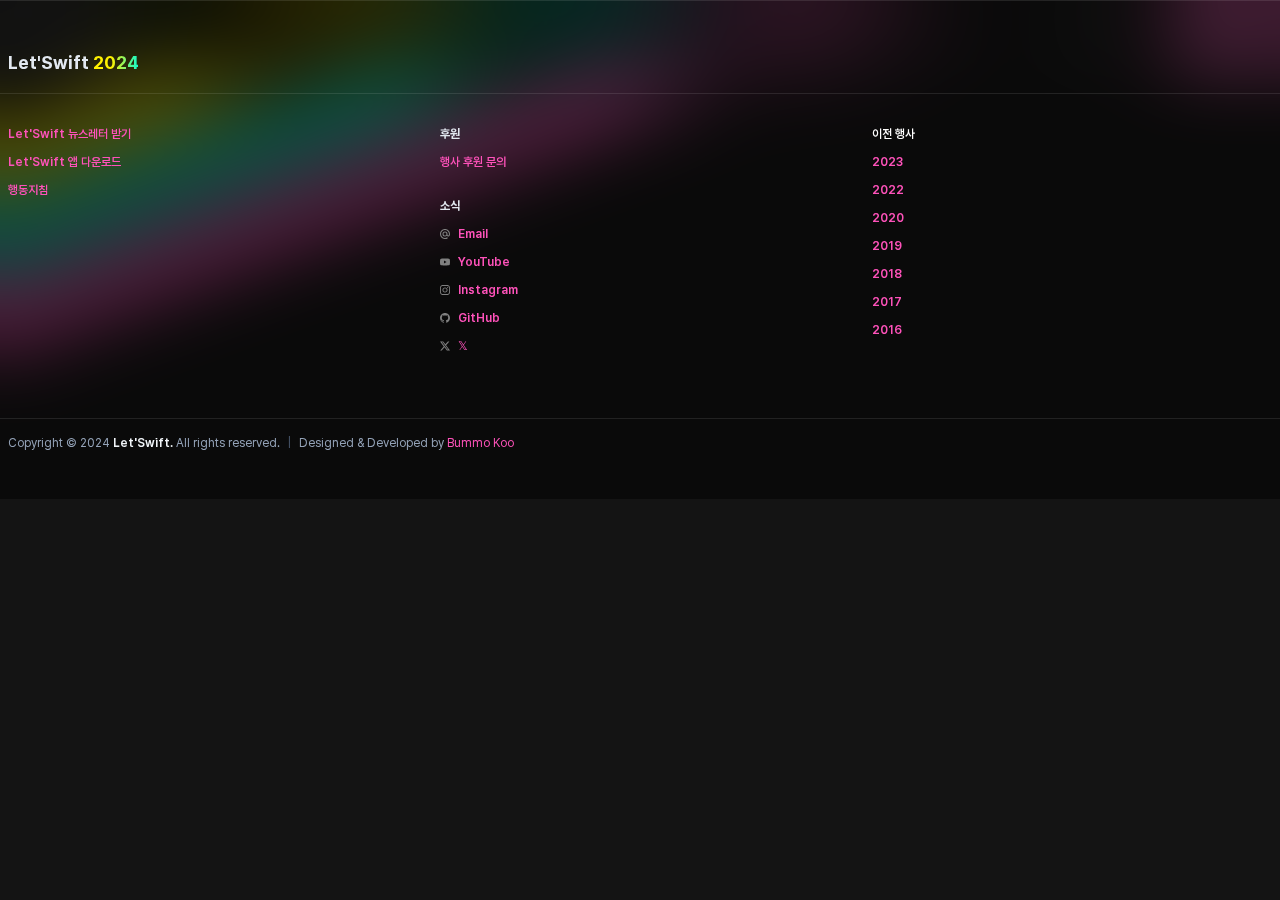
<file: 2024/index.html>
<!doctype html>
<html lang="en">
<head>
  <meta charset="UTF-8" />
  <meta name="viewport" content="width=device-width, initial-scale=1.0">
  <link rel="apple-touch-icon" sizes="180x180" href="/2024/apple-touch-icon.png">
  <link rel="icon" type="image/png" sizes="48x48" href="/2024/favicon-48x48.png">
  <link rel="icon" type="image/svg+xml" href="/2024/favicon.svg" />
  <link rel="manifest" href="/2024/site.webmanifest">
  <meta name="description" content="Let'Swift Conference 2024.">
  <meta name="keywords" content="Let'Swift, Swift Conference, Swift 2024, iOS development">
  <meta property="og:locale" content="ko_KR"/>
  <meta property="og:type" content="website"/>
  <meta property="og:site_name" content="Let'Swift"/>
  <meta property="og:title" content="Let'Swift 2024"/>
  <meta property="og:description" content="Let'Swift Conference 2024"/>
  <meta property="og:url" content="https://letswift.kr/2024/"/>
  <meta property="og:image" content="https://letswift.kr/2024/og.image.png"/>
  <meta property="og:image:width" content="1200"/>
  <meta property="og:image:height" content="630"/>
  <meta name="twitter:card" content="summary_large_image"/>
  <meta name="twitter:title" content="Let'Swift 2024"/>
  <meta name="twitter:description" content="Let'Swift Conference 2024"/>
  <meta name="twitter:image" content="https://letswift.kr/2024/og.image.png"/>
  <!-- iOS -->
  <meta name="apple-itunes-app" content="app-id=1282995254">
  <title>Let'Swift 2024</title>
  <script type="module" crossorigin src="/2024/assets/index-Br8BJPEf.js"></script>
  <link rel="stylesheet" crossorigin href="/2024/assets/index-BAiXwO0K.css">
</head>
<body>
  <div id="app"></div>
  <script charset="UTF-8" class="daum_roughmap_loader_script" src="https://ssl.daumcdn.net/dmaps/map_js_init/roughmapLoader.js"></script>
</body>
</html>
</file>
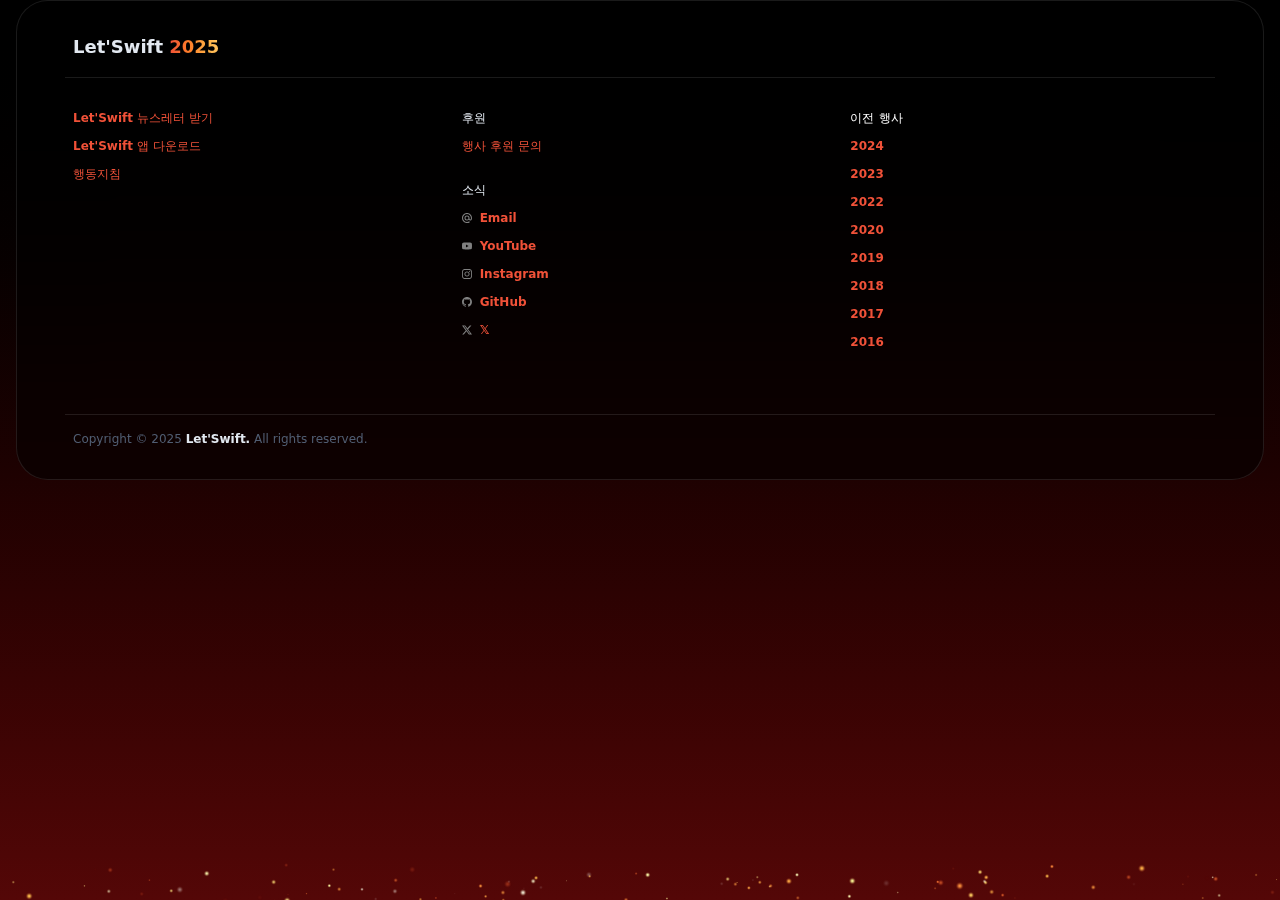
<file: 2025/index.html>
<!doctype html>
<html lang="en">
<head>
  <meta charset="UTF-8" />
  <meta name="viewport" content="width=device-width, initial-scale=1.0">
  <link rel="apple-touch-icon" sizes="180x180" href="/2025/apple-touch-icon.png">
  <link rel="icon" type="image/png" sizes="48x48" href="/2025/favicon-48x48.png">
  <link rel="icon" type="image/svg+xml" href="/2025/favicon.svg" />
  <link rel="manifest" href="/2025/site.webmanifest">
  <link rel="preload" href="let_swift_mask_alt.mp4" as="video" type="video/mp4" fetchpriority="high" />
  <meta name="description" content="Let'Swift Conference 2025.">
  <meta name="keywords" content="Let'Swift, Swift Conference, Swift 2025, iOS development">
  <meta property="og:locale" content="ko_KR"/>
  <meta property="og:type" content="website"/>
  <meta property="og:site_name" content="Let'Swift"/>
  <meta property="og:title" content="Let'Swift 2025"/>
  <meta property="og:description" content="Let'Swift Conference 2025"/>
  <meta property="og:url" content="https://letswift.kr/2025/"/>
  <meta property="og:image" content="https://letswift.kr/2025/og.image.png"/>
  <meta property="og:image:width" content="1200"/>
  <meta property="og:image:height" content="630"/>
  <meta name="twitter:card" content="summary_large_image"/>
  <meta name="twitter:title" content="Let'Swift 2025"/>
  <meta name="twitter:description" content="Let'Swift Conference 2025"/>
  <meta name="twitter:image" content="https://letswift.kr/2025/og.image.png"/>
  <!-- iOS -->
  <meta name="apple-itunes-app" content="app-id=1282995254">
  <title>Let'Swift 2025</title>
  <script type="module" crossorigin src="/2025/assets/index-BfeoWUdQ.js"></script>
  <link rel="stylesheet" crossorigin href="/2025/assets/index-Bxi6avTD.css">
</head>
<body>
  <div id="app"></div>
  <script charset="UTF-8" class="daum_roughmap_loader_script" src="https://ssl.daumcdn.net/dmaps/map_js_init/roughmapLoader.js"></script>
</body>
</html>
</file>
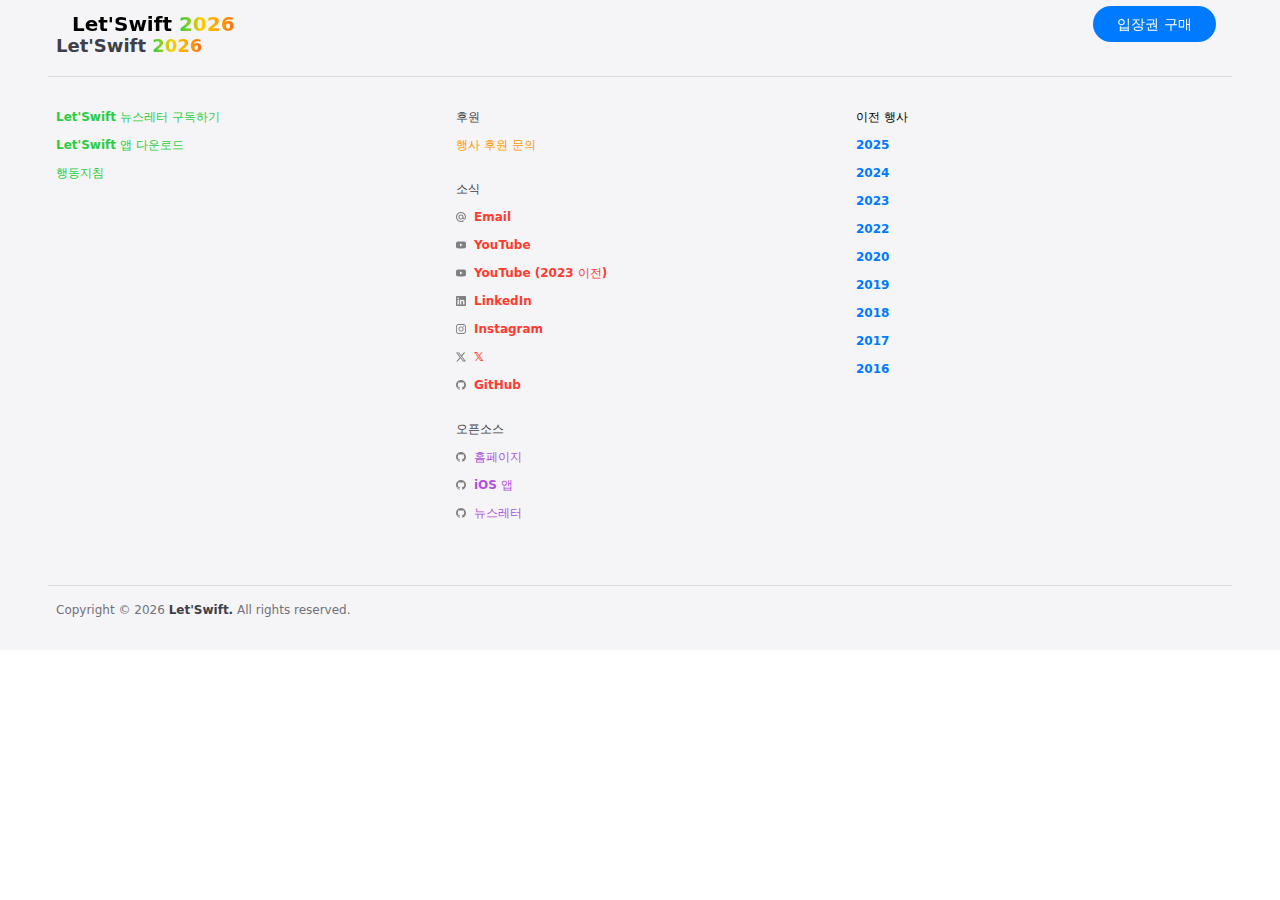
<file: 2026/index.html>
<!doctype html>
<html lang="en">
<head>
  <meta charset="UTF-8" />
  <meta name="viewport" content="width=device-width, initial-scale=1.0, viewport-fit=cover">
  <link rel="apple-touch-icon" sizes="180x180" href="/2026/apple-touch-icon.png">
  <link rel="icon" type="image/png" sizes="48x48" href="/2026/favicon-48x48.png">
  <link rel="icon" type="image/svg+xml" href="/2026/favicon.svg" />
  <link rel="manifest" href="/2026/site.webmanifest">
  <meta name="description" content="Let'Swift Conference 2026.">
  <meta name="keywords" content="Let'Swift, Swift Conference, Swift 2026, iOS development">
  <meta property="og:locale" content="ko_KR"/>
  <meta property="og:type" content="website"/>
  <meta property="og:site_name" content="Let'Swift"/>
  <meta property="og:title" content="Let'Swift 2026"/>
  <meta property="og:description" content="Let'Swift Conference 2026"/>
  <meta property="og:url" content="https://letswift.kr/2026/"/>
  <meta property="og:image" content="https://letswift.kr/2026/og.image.png"/>
  <meta property="og:image:width" content="1200"/>
  <meta property="og:image:height" content="630"/>
  <meta name="twitter:card" content="summary_large_image"/>
  <meta name="twitter:title" content="Let'Swift 2026"/>
  <meta name="twitter:description" content="Let'Swift Conference 2026"/>
  <meta name="twitter:image" content="https://letswift.kr/2026/og.image.png"/>
  <!-- iOS Smart App Banner -->
  <meta name="apple-itunes-app" content="app-id=1282995254, app-argument=https://letswift.kr/2026/">

  <title>Let'Swift 2026</title>
  <script type="module" crossorigin src="/2026/assets/index-B5129DgQ.js"></script>
  <link rel="stylesheet" crossorigin href="/2026/assets/index-D92Xxnbf.css">
</head>
<body>
  <div id="app"></div>
  <script charset="UTF-8" class="daum_roughmap_loader_script" src="https://ssl.daumcdn.net/dmaps/map_js_init/roughmapLoader.js"></script>
</body>
</html>
</file>
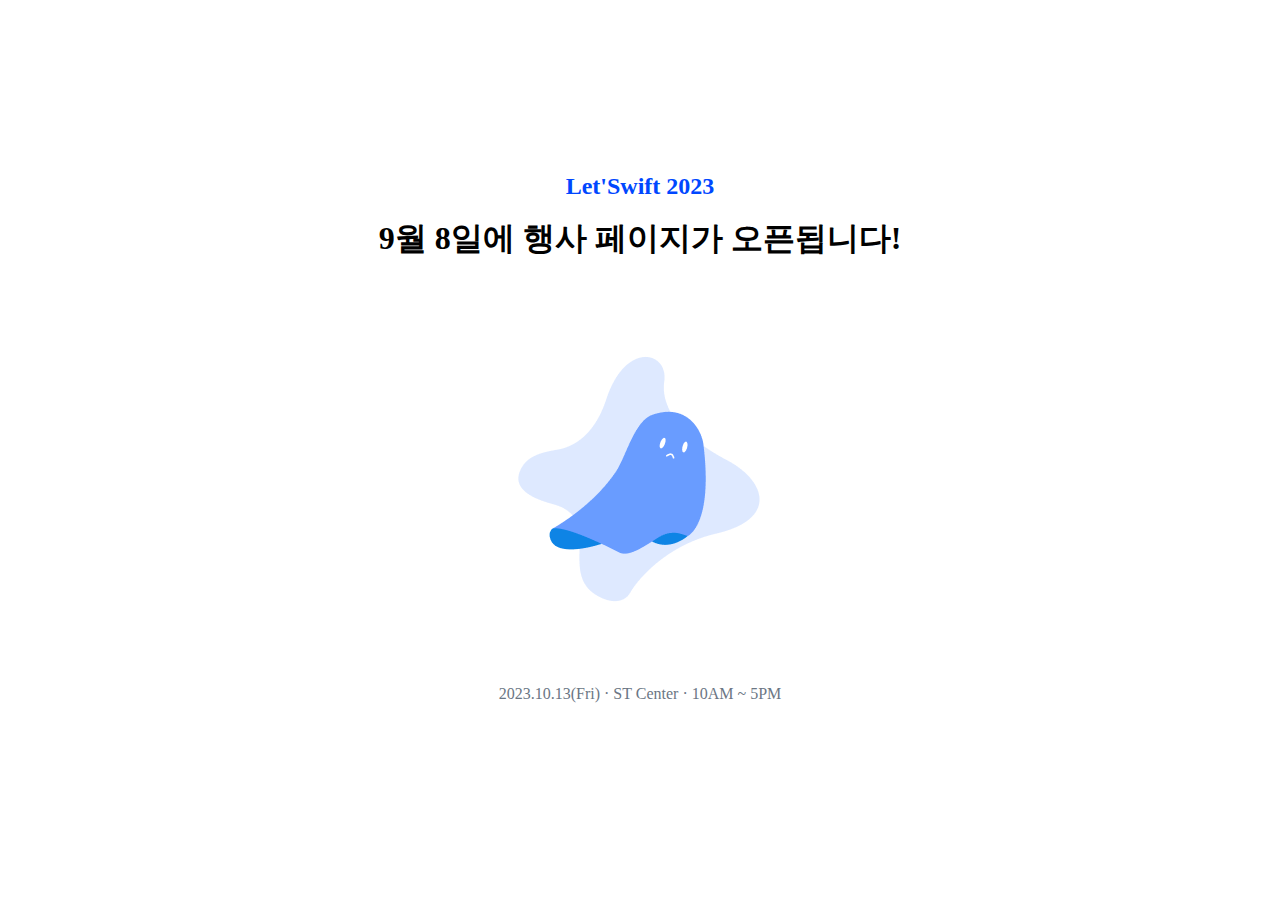
<file: 2023/prepare/index.html>
<!DOCTYPE html>
<html lang="ko">
<head>
    <title>레츠스위프트 2023</title>
    <link rel="icon" type="image/png" href="./images/favicon.ico/favicon-96x96.png" sizes="96x96" />
    <link rel="icon" type="image/png" href="./images/favicon.ico/favicon-32x32.png" sizes="32x32" />
    <link rel="icon" type="image/png" href="./images/favicon.ico/favicon-16x16.png" sizes="16x16" />
    <!-- META TAG -->
    <meta charset="UTF-8">
    <meta http-equiv="X-UA-Compatible" content="IE=edge">
    <meta name="viewport" content="width=device-width, initial-scale=1.0">
	<meta name="author" content="letswift" />
    <meta name="keywords" content="Let'Swift, iOS, 컨퍼런스, 2023" />
    <meta name="description" content="레츠스위프트 컨퍼런스 2023에서 Deep Dive 해보세요."/>

    <meta property="og:type" content="website">
    <meta property="og:title" content="LetSwift2023: Deep Dive into the unknown ">
    <meta property="og:site_name" content="LetSwift 2023">
    <meta property="og:description" content="레츠스위프트 컨퍼런스 2023에서 Deep Dive 해보세요.">
    <meta property="og:image" content="https://github.com/letswiftconf/letswift.kr/assets/39167842/0148621d-dd6d-417d-9626-f5f0be6adce0"/>
    <meta property="og:url" content="http://letswift.kr/2023/">

    <!-- CSS STYLE -->
    <link rel="stylesheet" href="css/preparingStyle.css">

</head>
<body>
    <div id="wrap">
        <div id="contents">
            <section id="home">
                <div class="container">
                    <p class="smallLogo">Let'Swift 2023</p>
                    <h2><span>9월 8일에 행사 페이지가</span><span id="open"> 오픈됩니다!</span></h2>
                    <div id="preparingImage"></div>
                    <p class="info">2023.10.13(Fri) · ST Center · 10AM ~ 5PM</p>
            </section>
            <!-- //section: Home -->
    </div>
<!-- //#wrap -->
</body>
</html>
</file>
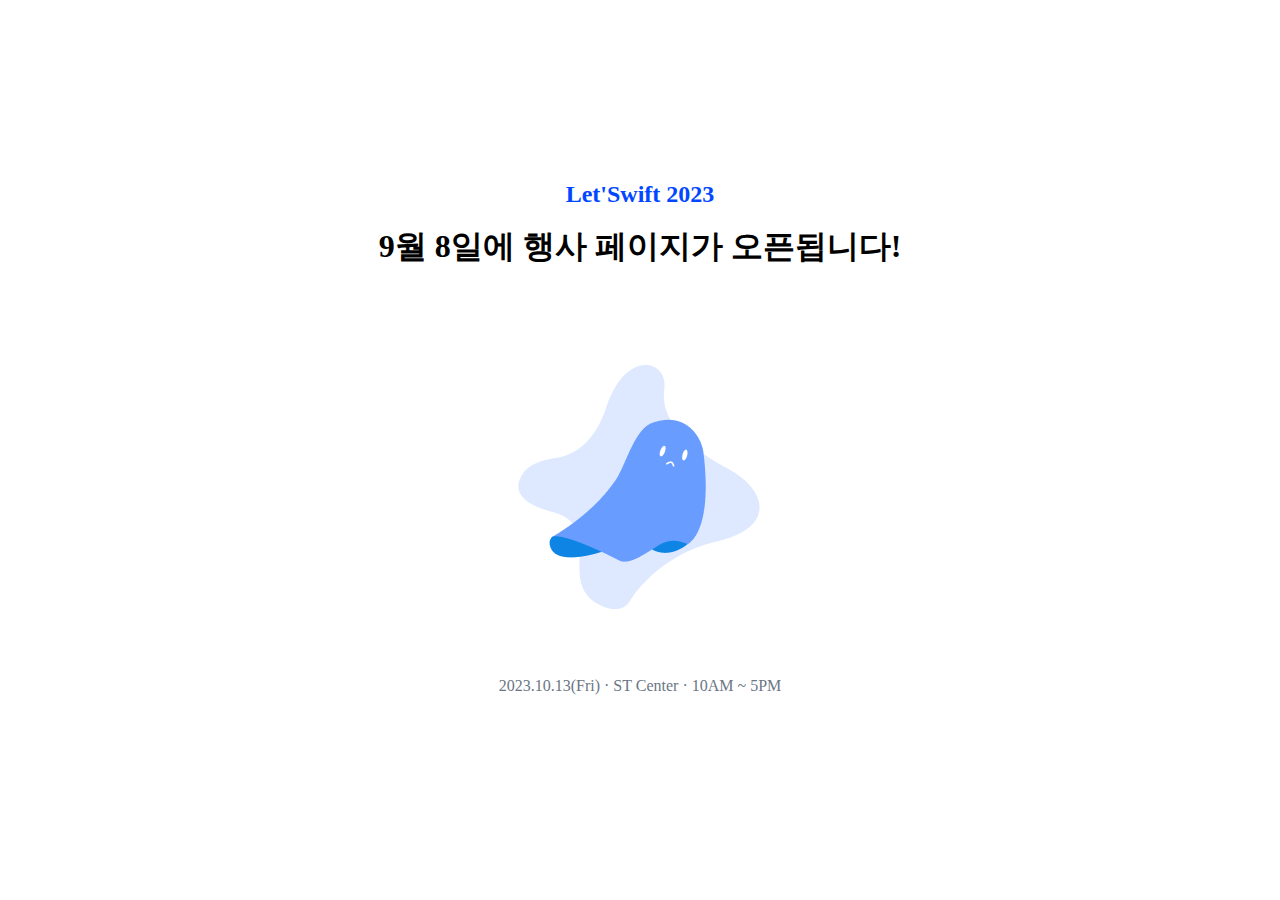
<file: 2023/index2.html>
<!DOCTYPE html>
<html lang="ko">
<head>
    <title>레츠스위프트 2023</title>
    <link rel="icon" type="image/png" href="images/favicon-32x32.png" sizes="32x32" />
    <link rel="icon" type="image/png" href="images/favicon-16x16.png" sizes="16x16" />
    <!-- META TAG -->
    <meta charset="UTF-8">
    <meta http-equiv="X-UA-Compatible" content="IE=edge">
    <meta name="viewport" content="width=device-width, initial-scale=1.0">
	<meta name="author" content="letswift" />
    <meta name="keywords" content="Let'Swift, iOS, 컨퍼런스, 2023" />
    <meta name="description" content="레츠스위프트 컨퍼런스 2023 에서 기술에 Deep Dive 해보세요."/>

    <meta property="og:type" content="website">
    <meta property="og:title" content="LetSwift2023: Deep Dive into the unknown ">
    <meta property="og:site_name" content="LetSwift 2023">
    <meta property="og:description" content="레츠스위프트 컨퍼런스 2023 에서 기술에 Deep Dive 해보세요.">

    <!-- what image? -->
    <meta property="og:image" content="http://www.letswift.kr/2023/images/preview.png"/>
    <meta property="og:url" content="http://letswift.kr/2023/">

    <!-- CSS STYLE -->
    <link rel="stylesheet" href="css/preparingStyle.css">

</head>
<body>
    <div id="wrap">
        <div id="contents">
            <section id="home">
                <div class="container">
                    <p class="smallLogo">Let'Swift 2023</p>
                    <h2><span>9월 8일에 행사 페이지가</span><span id="open"> 오픈됩니다!</span></h2>
                    <div id="preparingImage"></div>
                    <p class="info">2023.10.13(Fri) · ST Center · 10AM ~ 5PM</p>
                </div>
            </section>
            <!-- //section: Home -->
    </div>
<!-- //#wrap -->
</body>
</html>
</file>
<file: 2024/assets/index-BAiXwO0K.css>
@font-face{font-family:Pretendard;font-weight:900;font-display:swap;src:local("Pretendard Black"),url(/2024/assets/Pretendard-Black-B7X87vPW.woff2) format("woff2"),url(/2024/assets/Pretendard-Black-CGKHU3YP.woff) format("woff")}@font-face{font-family:Pretendard;font-weight:800;font-display:swap;src:local("Pretendard ExtraBold"),url(/2024/assets/Pretendard-ExtraBold-C0vVUedy.woff2) format("woff2"),url(/2024/assets/Pretendard-ExtraBold-DkRXFB8B.woff) format("woff")}@font-face{font-family:Pretendard;font-weight:700;font-display:swap;src:local("Pretendard Bold"),url(/2024/assets/Pretendard-Bold-BYNivUXw.woff2) format("woff2"),url(/2024/assets/Pretendard-Bold-DD7wHHNl.woff) format("woff")}@font-face{font-family:Pretendard;font-weight:600;font-display:swap;src:local("Pretendard SemiBold"),url(/2024/assets/Pretendard-SemiBold-ClEDdoZU.woff2) format("woff2"),url(/2024/assets/Pretendard-SemiBold-SXfe8JY8.woff) format("woff")}@font-face{font-family:Pretendard;font-weight:500;font-display:swap;src:local("Pretendard Medium"),url(/2024/assets/Pretendard-Medium-Dw2vNklR.woff2) format("woff2"),url(/2024/assets/Pretendard-Medium-Cs2k_Pp2.woff) format("woff")}@font-face{font-family:Pretendard;font-weight:400;font-display:swap;src:local("Pretendard Regular"),url(/2024/assets/Pretendard-Regular-BhrLQoBv.woff2) format("woff2"),url(/2024/assets/Pretendard-Regular-D5CgADJ9.woff) format("woff")}@font-face{font-family:Pretendard;font-weight:300;font-display:swap;src:local("Pretendard Light"),url(/2024/assets/Pretendard-Light-knQmDAda.woff2) format("woff2"),url(/2024/assets/Pretendard-Light-BSr3DBFh.woff) format("woff")}@font-face{font-family:Pretendard;font-weight:200;font-display:swap;src:local("Pretendard ExtraLight"),url(/2024/assets/Pretendard-ExtraLight-Bi0YRlFr.woff2) format("woff2"),url(/2024/assets/Pretendard-ExtraLight-CmnYHmfp.woff) format("woff")}@font-face{font-family:Pretendard;font-weight:100;font-display:swap;src:local("Pretendard Thin"),url(/2024/assets/Pretendard-Thin-DWJVAZ2K.woff2) format("woff2"),url(/2024/assets/Pretendard-Thin-Cq3km6ap.woff) format("woff")}*,:before,:after{box-sizing:border-box;border-width:0;border-style:solid;border-color:#e5e7eb}:before,:after{--tw-content: ""}html,:host{line-height:1.5;-webkit-text-size-adjust:100%;-moz-tab-size:4;-o-tab-size:4;tab-size:4;font-family:Pretendard,Inter,sans-serif;font-feature-settings:normal;font-variation-settings:normal;-webkit-tap-highlight-color:transparent}body{margin:0;line-height:inherit}hr{height:0;color:inherit;border-top-width:1px}abbr:where([title]){-webkit-text-decoration:underline dotted;text-decoration:underline dotted}h1,h2,h3,h4,h5,h6{font-size:inherit;font-weight:inherit}a{color:inherit;text-decoration:inherit}b,strong{font-weight:bolder}code,kbd,samp,pre{font-family:ui-monospace,SFMono-Regular,Menlo,Monaco,Consolas,Liberation Mono,Courier New,monospace;font-feature-settings:normal;font-variation-settings:normal;font-size:1em}small{font-size:80%}sub,sup{font-size:75%;line-height:0;position:relative;vertical-align:baseline}sub{bottom:-.25em}sup{top:-.5em}table{text-indent:0;border-color:inherit;border-collapse:collapse}button,input,optgroup,select,textarea{font-family:inherit;font-feature-settings:inherit;font-variation-settings:inherit;font-size:100%;font-weight:inherit;line-height:inherit;letter-spacing:inherit;color:inherit;margin:0;padding:0}button,select{text-transform:none}button,input:where([type=button]),input:where([type=reset]),input:where([type=submit]){-webkit-appearance:button;background-color:transparent;background-image:none}:-moz-focusring{outline:auto}:-moz-ui-invalid{box-shadow:none}progress{vertical-align:baseline}::-webkit-inner-spin-button,::-webkit-outer-spin-button{height:auto}[type=search]{-webkit-appearance:textfield;outline-offset:-2px}::-webkit-search-decoration{-webkit-appearance:none}::-webkit-file-upload-button{-webkit-appearance:button;font:inherit}summary{display:list-item}blockquote,dl,dd,h1,h2,h3,h4,h5,h6,hr,figure,p,pre{margin:0}fieldset{margin:0;padding:0}legend{padding:0}ol,ul,menu{list-style:none;margin:0;padding:0}dialog{padding:0}textarea{resize:vertical}input::-moz-placeholder,textarea::-moz-placeholder{opacity:1;color:#9ca3af}input::placeholder,textarea::placeholder{opacity:1;color:#9ca3af}button,[role=button]{cursor:pointer}:disabled{cursor:default}img,svg,video,canvas,audio,iframe,embed,object{display:block;vertical-align:middle}img,video{max-width:100%;height:auto}[hidden]{display:none}*,:before,:after{--tw-border-spacing-x: 0;--tw-border-spacing-y: 0;--tw-translate-x: 0;--tw-translate-y: 0;--tw-rotate: 0;--tw-skew-x: 0;--tw-skew-y: 0;--tw-scale-x: 1;--tw-scale-y: 1;--tw-pan-x: ;--tw-pan-y: ;--tw-pinch-zoom: ;--tw-scroll-snap-strictness: proximity;--tw-gradient-from-position: ;--tw-gradient-via-position: ;--tw-gradient-to-position: ;--tw-ordinal: ;--tw-slashed-zero: ;--tw-numeric-figure: ;--tw-numeric-spacing: ;--tw-numeric-fraction: ;--tw-ring-inset: ;--tw-ring-offset-width: 0px;--tw-ring-offset-color: #fff;--tw-ring-color: rgb(59 130 246 / .5);--tw-ring-offset-shadow: 0 0 #0000;--tw-ring-shadow: 0 0 #0000;--tw-shadow: 0 0 #0000;--tw-shadow-colored: 0 0 #0000;--tw-blur: ;--tw-brightness: ;--tw-contrast: ;--tw-grayscale: ;--tw-hue-rotate: ;--tw-invert: ;--tw-saturate: ;--tw-sepia: ;--tw-drop-shadow: ;--tw-backdrop-blur: ;--tw-backdrop-brightness: ;--tw-backdrop-contrast: ;--tw-backdrop-grayscale: ;--tw-backdrop-hue-rotate: ;--tw-backdrop-invert: ;--tw-backdrop-opacity: ;--tw-backdrop-saturate: ;--tw-backdrop-sepia: ;--tw-contain-size: ;--tw-contain-layout: ;--tw-contain-paint: ;--tw-contain-style: }::backdrop{--tw-border-spacing-x: 0;--tw-border-spacing-y: 0;--tw-translate-x: 0;--tw-translate-y: 0;--tw-rotate: 0;--tw-skew-x: 0;--tw-skew-y: 0;--tw-scale-x: 1;--tw-scale-y: 1;--tw-pan-x: ;--tw-pan-y: ;--tw-pinch-zoom: ;--tw-scroll-snap-strictness: proximity;--tw-gradient-from-position: ;--tw-gradient-via-position: ;--tw-gradient-to-position: ;--tw-ordinal: ;--tw-slashed-zero: ;--tw-numeric-figure: ;--tw-numeric-spacing: ;--tw-numeric-fraction: ;--tw-ring-inset: ;--tw-ring-offset-width: 0px;--tw-ring-offset-color: #fff;--tw-ring-color: rgb(59 130 246 / .5);--tw-ring-offset-shadow: 0 0 #0000;--tw-ring-shadow: 0 0 #0000;--tw-shadow: 0 0 #0000;--tw-shadow-colored: 0 0 #0000;--tw-blur: ;--tw-brightness: ;--tw-contrast: ;--tw-grayscale: ;--tw-hue-rotate: ;--tw-invert: ;--tw-saturate: ;--tw-sepia: ;--tw-drop-shadow: ;--tw-backdrop-blur: ;--tw-backdrop-brightness: ;--tw-backdrop-contrast: ;--tw-backdrop-grayscale: ;--tw-backdrop-hue-rotate: ;--tw-backdrop-invert: ;--tw-backdrop-opacity: ;--tw-backdrop-saturate: ;--tw-backdrop-sepia: ;--tw-contain-size: ;--tw-contain-layout: ;--tw-contain-paint: ;--tw-contain-style: }.pointer-events-none{pointer-events:none}.fixed{position:fixed}.absolute{position:absolute}.relative{position:relative}.inset-0{top:0;right:0;bottom:0;left:0}.inset-x-0{left:0;right:0}.-right-8{right:-2rem}.-top-0{top:-0px}.-top-24{top:-6rem}.bottom-0{bottom:0}.bottom-\[500px\]{bottom:500px}.bottom-\[700px\]{bottom:700px}.left-0{left:0}.left-\[-540px\]{left:-540px}.left-\[540px\]{left:540px}.top-0{top:0}.top-1\/2{top:50%}.top-56{top:14rem}.top-8{top:2rem}.top-\[-120px\]{top:-120px}.top-\[0px\]{top:0}.top-\[1000px\]{top:1000px}.top-\[1200px\]{top:1200px}.top-\[80px\]{top:80px}.z-10{z-index:10}.z-20{z-index:20}.col-span-1{grid-column:span 1 / span 1}.col-span-6{grid-column:span 6 / span 6}.col-start-1{grid-column-start:1}.col-start-7{grid-column-start:7}.col-start-8{grid-column-start:8}.row-span-2{grid-row:span 2 / span 2}.row-span-6{grid-row:span 6 / span 6}.my-12{margin-top:3rem;margin-bottom:3rem}.my-4{margin-top:1rem;margin-bottom:1rem}.mb-8{margin-bottom:2rem}.mr-2{margin-right:.5rem}.mt-1{margin-top:.25rem}.mt-48{margin-top:12rem}.mt-8{margin-top:2rem}.line-clamp-3{overflow:hidden;display:-webkit-box;-webkit-box-orient:vertical;-webkit-line-clamp:3}.line-clamp-4{overflow:hidden;display:-webkit-box;-webkit-box-orient:vertical;-webkit-line-clamp:4}.block{display:block}.flex{display:flex}.grid{display:grid}.contents{display:contents}.hidden{display:none}.h-1{height:.25rem}.h-10{height:2.5rem}.h-12{height:3rem}.h-14{height:3.5rem}.h-16{height:4rem}.h-24{height:6rem}.h-32{height:8rem}.h-4{height:1rem}.h-48{height:12rem}.h-64{height:16rem}.h-8{height:2rem}.h-\[1400px\]{height:1400px}.h-\[1px\]{height:1px}.h-\[480px\]{height:480px}.h-\[720px\]{height:720px}.h-dvh{height:100dvh}.h-full{height:100%}.max-h-\[1280px\]{max-height:1280px}.min-h-\[500vh\]{min-height:500vh}.w-16{width:4rem}.w-2\/3{width:66.666667%}.w-24{width:6rem}.w-3\/4{width:75%}.w-44{width:11rem}.w-6{width:1.5rem}.w-8{width:2rem}.w-\[600px\]{width:600px}.w-full{width:100%}.max-w-\[1280px\]{max-width:1280px}.max-w-\[720px\]{max-width:720px}.flex-grow,.grow{flex-grow:1}.-translate-x-1{--tw-translate-x: -.25rem;transform:translate(var(--tw-translate-x),var(--tw-translate-y)) rotate(var(--tw-rotate)) skew(var(--tw-skew-x)) skewY(var(--tw-skew-y)) scaleX(var(--tw-scale-x)) scaleY(var(--tw-scale-y))}.-translate-y-1\/2{--tw-translate-y: -50%;transform:translate(var(--tw-translate-x),var(--tw-translate-y)) rotate(var(--tw-rotate)) skew(var(--tw-skew-x)) skewY(var(--tw-skew-y)) scaleX(var(--tw-scale-x)) scaleY(var(--tw-scale-y))}.-rotate-90{--tw-rotate: -90deg;transform:translate(var(--tw-translate-x),var(--tw-translate-y)) rotate(var(--tw-rotate)) skew(var(--tw-skew-x)) skewY(var(--tw-skew-y)) scaleX(var(--tw-scale-x)) scaleY(var(--tw-scale-y))}.skew-y-\[-20deg\]{--tw-skew-y: -20deg;transform:translate(var(--tw-translate-x),var(--tw-translate-y)) rotate(var(--tw-rotate)) skew(var(--tw-skew-x)) skewY(var(--tw-skew-y)) scaleX(var(--tw-scale-x)) scaleY(var(--tw-scale-y))}.skew-y-\[-30deg\]{--tw-skew-y: -30deg;transform:translate(var(--tw-translate-x),var(--tw-translate-y)) rotate(var(--tw-rotate)) skew(var(--tw-skew-x)) skewY(var(--tw-skew-y)) scaleX(var(--tw-scale-x)) scaleY(var(--tw-scale-y))}.skew-y-\[-80deg\]{--tw-skew-y: -80deg;transform:translate(var(--tw-translate-x),var(--tw-translate-y)) rotate(var(--tw-rotate)) skew(var(--tw-skew-x)) skewY(var(--tw-skew-y)) scaleX(var(--tw-scale-x)) scaleY(var(--tw-scale-y))}.skew-y-\[20deg\]{--tw-skew-y: 20deg;transform:translate(var(--tw-translate-x),var(--tw-translate-y)) rotate(var(--tw-rotate)) skew(var(--tw-skew-x)) skewY(var(--tw-skew-y)) scaleX(var(--tw-scale-x)) scaleY(var(--tw-scale-y))}.skew-y-\[30deg\]{--tw-skew-y: 30deg;transform:translate(var(--tw-translate-x),var(--tw-translate-y)) rotate(var(--tw-rotate)) skew(var(--tw-skew-x)) skewY(var(--tw-skew-y)) scaleX(var(--tw-scale-x)) scaleY(var(--tw-scale-y))}.skew-y-\[80deg\]{--tw-skew-y: 80deg;transform:translate(var(--tw-translate-x),var(--tw-translate-y)) rotate(var(--tw-rotate)) skew(var(--tw-skew-x)) skewY(var(--tw-skew-y)) scaleX(var(--tw-scale-x)) scaleY(var(--tw-scale-y))}.transform{transform:translate(var(--tw-translate-x),var(--tw-translate-y)) rotate(var(--tw-rotate)) skew(var(--tw-skew-x)) skewY(var(--tw-skew-y)) scaleX(var(--tw-scale-x)) scaleY(var(--tw-scale-y))}.cursor-pointer{cursor:pointer}.select-none{-webkit-user-select:none;-moz-user-select:none;user-select:none}.list-inside{list-style-position:inside}.list-disc{list-style-type:disc}.grid-cols-1{grid-template-columns:repeat(1,minmax(0,1fr))}.grid-cols-2{grid-template-columns:repeat(2,minmax(0,1fr))}.grid-cols-3{grid-template-columns:repeat(3,minmax(0,1fr))}.grid-cols-4{grid-template-columns:repeat(4,minmax(0,1fr))}.grid-rows-\[repeat\(56\,1fr\)\]{grid-template-rows:repeat(56,1fr)}.flex-col{flex-direction:column}.place-content-center{place-content:center}.place-items-center{place-items:center}.items-start{align-items:flex-start}.items-center{align-items:center}.items-baseline{align-items:baseline}.justify-center{justify-content:center}.justify-between{justify-content:space-between}.gap-1{gap:.25rem}.gap-x-1{-moz-column-gap:.25rem;column-gap:.25rem}.gap-x-12{-moz-column-gap:3rem;column-gap:3rem}.gap-x-2{-moz-column-gap:.5rem;column-gap:.5rem}.gap-x-20{-moz-column-gap:5rem;column-gap:5rem}.gap-x-3{-moz-column-gap:.75rem;column-gap:.75rem}.gap-x-4{-moz-column-gap:1rem;column-gap:1rem}.gap-x-8{-moz-column-gap:2rem;column-gap:2rem}.gap-y-1{row-gap:.25rem}.gap-y-12{row-gap:3rem}.gap-y-16{row-gap:4rem}.gap-y-2{row-gap:.5rem}.gap-y-24{row-gap:6rem}.gap-y-28{row-gap:7rem}.gap-y-4{row-gap:1rem}.gap-y-52{row-gap:13rem}.gap-y-6{row-gap:1.5rem}.gap-y-8{row-gap:2rem}.space-x-0>:not([hidden])~:not([hidden]){--tw-space-x-reverse: 0;margin-right:calc(0px * var(--tw-space-x-reverse));margin-left:calc(0px * calc(1 - var(--tw-space-x-reverse)))}.space-x-2>:not([hidden])~:not([hidden]){--tw-space-x-reverse: 0;margin-right:calc(.5rem * var(--tw-space-x-reverse));margin-left:calc(.5rem * calc(1 - var(--tw-space-x-reverse)))}.space-x-4>:not([hidden])~:not([hidden]){--tw-space-x-reverse: 0;margin-right:calc(1rem * var(--tw-space-x-reverse));margin-left:calc(1rem * calc(1 - var(--tw-space-x-reverse)))}.space-x-8>:not([hidden])~:not([hidden]){--tw-space-x-reverse: 0;margin-right:calc(2rem * var(--tw-space-x-reverse));margin-left:calc(2rem * calc(1 - var(--tw-space-x-reverse)))}.space-y-0>:not([hidden])~:not([hidden]){--tw-space-y-reverse: 0;margin-top:calc(0px * calc(1 - var(--tw-space-y-reverse)));margin-bottom:calc(0px * var(--tw-space-y-reverse))}.space-y-1>:not([hidden])~:not([hidden]){--tw-space-y-reverse: 0;margin-top:calc(.25rem * calc(1 - var(--tw-space-y-reverse)));margin-bottom:calc(.25rem * var(--tw-space-y-reverse))}.space-y-12>:not([hidden])~:not([hidden]){--tw-space-y-reverse: 0;margin-top:calc(3rem * calc(1 - var(--tw-space-y-reverse)));margin-bottom:calc(3rem * var(--tw-space-y-reverse))}.space-y-16>:not([hidden])~:not([hidden]){--tw-space-y-reverse: 0;margin-top:calc(4rem * calc(1 - var(--tw-space-y-reverse)));margin-bottom:calc(4rem * var(--tw-space-y-reverse))}.space-y-2>:not([hidden])~:not([hidden]){--tw-space-y-reverse: 0;margin-top:calc(.5rem * calc(1 - var(--tw-space-y-reverse)));margin-bottom:calc(.5rem * var(--tw-space-y-reverse))}.space-y-24>:not([hidden])~:not([hidden]){--tw-space-y-reverse: 0;margin-top:calc(6rem * calc(1 - var(--tw-space-y-reverse)));margin-bottom:calc(6rem * var(--tw-space-y-reverse))}.space-y-3>:not([hidden])~:not([hidden]){--tw-space-y-reverse: 0;margin-top:calc(.75rem * calc(1 - var(--tw-space-y-reverse)));margin-bottom:calc(.75rem * var(--tw-space-y-reverse))}.space-y-32>:not([hidden])~:not([hidden]){--tw-space-y-reverse: 0;margin-top:calc(8rem * calc(1 - var(--tw-space-y-reverse)));margin-bottom:calc(8rem * var(--tw-space-y-reverse))}.space-y-4>:not([hidden])~:not([hidden]){--tw-space-y-reverse: 0;margin-top:calc(1rem * calc(1 - var(--tw-space-y-reverse)));margin-bottom:calc(1rem * var(--tw-space-y-reverse))}.space-y-48>:not([hidden])~:not([hidden]){--tw-space-y-reverse: 0;margin-top:calc(12rem * calc(1 - var(--tw-space-y-reverse)));margin-bottom:calc(12rem * var(--tw-space-y-reverse))}.space-y-6>:not([hidden])~:not([hidden]){--tw-space-y-reverse: 0;margin-top:calc(1.5rem * calc(1 - var(--tw-space-y-reverse)));margin-bottom:calc(1.5rem * var(--tw-space-y-reverse))}.space-y-8>:not([hidden])~:not([hidden]){--tw-space-y-reverse: 0;margin-top:calc(2rem * calc(1 - var(--tw-space-y-reverse)));margin-bottom:calc(2rem * var(--tw-space-y-reverse))}.overflow-hidden{overflow:hidden}.text-ellipsis{text-overflow:ellipsis}.whitespace-nowrap{white-space:nowrap}.whitespace-pre-line{white-space:pre-line}.text-pretty{text-wrap:pretty}.break-normal{overflow-wrap:normal;word-break:normal}.rounded-2xl{border-radius:1rem}.rounded-3xl{border-radius:1.5rem}.rounded-full{border-radius:9999px}.rounded-sm{border-radius:.125rem}.rounded-xl{border-radius:.75rem}.border-4{border-width:4px}.border-8{border-width:8px}.border-black{--tw-border-opacity: 1;border-color:rgb(0 0 0 / var(--tw-border-opacity))}.bg-\[\#FFE700\]\/60{background-color:#ffe70099}.bg-amber-400\/70{background-color:#fbbf24b3}.bg-amber-400\/90{background-color:#fbbf24e6}.bg-amber-500{--tw-bg-opacity: 1;background-color:rgb(245 158 11 / var(--tw-bg-opacity))}.bg-black\/30{background-color:#0000004d}.bg-black\/50{background-color:#00000080}.bg-blue-500{--tw-bg-opacity: 1;background-color:rgb(59 130 246 / var(--tw-bg-opacity))}.bg-emerald-500{--tw-bg-opacity: 1;background-color:rgb(16 185 129 / var(--tw-bg-opacity))}.bg-gray-300{--tw-bg-opacity: 1;background-color:rgb(209 213 219 / var(--tw-bg-opacity))}.bg-gray-900{--tw-bg-opacity: 1;background-color:rgb(17 24 39 / var(--tw-bg-opacity))}.bg-green-500{--tw-bg-opacity: 1;background-color:rgb(34 197 94 / var(--tw-bg-opacity))}.bg-indigo-500{--tw-bg-opacity: 1;background-color:rgb(99 102 241 / var(--tw-bg-opacity))}.bg-indigo-800{--tw-bg-opacity: 1;background-color:rgb(55 48 163 / var(--tw-bg-opacity))}.bg-pink-500{--tw-bg-opacity: 1;background-color:rgb(236 72 153 / var(--tw-bg-opacity))}.bg-slate-500{--tw-bg-opacity: 1;background-color:rgb(100 116 139 / var(--tw-bg-opacity))}.bg-slate-700{--tw-bg-opacity: 1;background-color:rgb(51 65 85 / var(--tw-bg-opacity))}.bg-slate-800{--tw-bg-opacity: 1;background-color:rgb(30 41 59 / var(--tw-bg-opacity))}.bg-slate-900{--tw-bg-opacity: 1;background-color:rgb(15 23 42 / var(--tw-bg-opacity))}.bg-teal-500{--tw-bg-opacity: 1;background-color:rgb(20 184 166 / var(--tw-bg-opacity))}.bg-teal-600{--tw-bg-opacity: 1;background-color:rgb(13 148 136 / var(--tw-bg-opacity))}.bg-themeBlue{--tw-bg-opacity: 1;background-color:rgb(9 250 210 / var(--tw-bg-opacity))}.bg-themeBlue\/60{background-color:#09fad299}.bg-themeMain,.bg-themeRed{--tw-bg-opacity: 1;background-color:rgb(254 82 186 / var(--tw-bg-opacity))}.bg-themeRed\/70{background-color:#fe52bab3}.bg-themeRed\/80{background-color:#fe52bacc}.bg-themeYellow{--tw-bg-opacity: 1;background-color:rgb(254 241 0 / var(--tw-bg-opacity))}.bg-themeYellow\/70{background-color:#fef100b3}.bg-white{--tw-bg-opacity: 1;background-color:rgb(255 255 255 / var(--tw-bg-opacity))}.bg-white\/10{background-color:#ffffff1a}.bg-white\/30{background-color:#ffffff4d}.bg-yellow-500{--tw-bg-opacity: 1;background-color:rgb(234 179 8 / var(--tw-bg-opacity))}.bg-zinc-400{--tw-bg-opacity: 1;background-color:rgb(161 161 170 / var(--tw-bg-opacity))}.bg-zinc-800{--tw-bg-opacity: 1;background-color:rgb(39 39 42 / var(--tw-bg-opacity))}.bg-zinc-900{--tw-bg-opacity: 1;background-color:rgb(24 24 27 / var(--tw-bg-opacity))}.bg-gradient-to-b{background-image:linear-gradient(to bottom,var(--tw-gradient-stops))}.bg-gradient-to-br{background-image:linear-gradient(to bottom right,var(--tw-gradient-stops))}.bg-gradient-to-r{background-image:linear-gradient(to right,var(--tw-gradient-stops))}.from-amber-100{--tw-gradient-from: #fef3c7 var(--tw-gradient-from-position);--tw-gradient-to: rgb(254 243 199 / 0) var(--tw-gradient-to-position);--tw-gradient-stops: var(--tw-gradient-from), var(--tw-gradient-to)}.from-amber-900{--tw-gradient-from: #78350f var(--tw-gradient-from-position);--tw-gradient-to: rgb(120 53 15 / 0) var(--tw-gradient-to-position);--tw-gradient-stops: var(--tw-gradient-from), var(--tw-gradient-to)}.from-bgDark{--tw-gradient-from: rgb(20, 20, 20) var(--tw-gradient-from-position);--tw-gradient-to: rgb(20 20 20 / 0) var(--tw-gradient-to-position);--tw-gradient-stops: var(--tw-gradient-from), var(--tw-gradient-to)}.from-blue-300{--tw-gradient-from: #93c5fd var(--tw-gradient-from-position);--tw-gradient-to: rgb(147 197 253 / 0) var(--tw-gradient-to-position);--tw-gradient-stops: var(--tw-gradient-from), var(--tw-gradient-to)}.from-green-300{--tw-gradient-from: #86efac var(--tw-gradient-from-position);--tw-gradient-to: rgb(134 239 172 / 0) var(--tw-gradient-to-position);--tw-gradient-stops: var(--tw-gradient-from), var(--tw-gradient-to)}.from-indigo-300{--tw-gradient-from: #a5b4fc var(--tw-gradient-from-position);--tw-gradient-to: rgb(165 180 252 / 0) var(--tw-gradient-to-position);--tw-gradient-stops: var(--tw-gradient-from), var(--tw-gradient-to)}.from-pink-300{--tw-gradient-from: #f9a8d4 var(--tw-gradient-from-position);--tw-gradient-to: rgb(249 168 212 / 0) var(--tw-gradient-to-position);--tw-gradient-stops: var(--tw-gradient-from), var(--tw-gradient-to)}.from-pink-400{--tw-gradient-from: #f472b6 var(--tw-gradient-from-position);--tw-gradient-to: rgb(244 114 182 / 0) var(--tw-gradient-to-position);--tw-gradient-stops: var(--tw-gradient-from), var(--tw-gradient-to)}.from-purple-300{--tw-gradient-from: #d8b4fe var(--tw-gradient-from-position);--tw-gradient-to: rgb(216 180 254 / 0) var(--tw-gradient-to-position);--tw-gradient-stops: var(--tw-gradient-from), var(--tw-gradient-to)}.from-red-300{--tw-gradient-from: #fca5a5 var(--tw-gradient-from-position);--tw-gradient-to: rgb(252 165 165 / 0) var(--tw-gradient-to-position);--tw-gradient-stops: var(--tw-gradient-from), var(--tw-gradient-to)}.from-slate-100{--tw-gradient-from: #f1f5f9 var(--tw-gradient-from-position);--tw-gradient-to: rgb(241 245 249 / 0) var(--tw-gradient-to-position);--tw-gradient-stops: var(--tw-gradient-from), var(--tw-gradient-to)}.from-yellow-300{--tw-gradient-from: #fde047 var(--tw-gradient-from-position);--tw-gradient-to: rgb(253 224 71 / 0) var(--tw-gradient-to-position);--tw-gradient-stops: var(--tw-gradient-from), var(--tw-gradient-to)}.from-zinc-100{--tw-gradient-from: #f4f4f5 var(--tw-gradient-from-position);--tw-gradient-to: rgb(244 244 245 / 0) var(--tw-gradient-to-position);--tw-gradient-stops: var(--tw-gradient-from), var(--tw-gradient-to)}.from-zinc-200{--tw-gradient-from: #e4e4e7 var(--tw-gradient-from-position);--tw-gradient-to: rgb(228 228 231 / 0) var(--tw-gradient-to-position);--tw-gradient-stops: var(--tw-gradient-from), var(--tw-gradient-to)}.from-zinc-300{--tw-gradient-from: #d4d4d8 var(--tw-gradient-from-position);--tw-gradient-to: rgb(212 212 216 / 0) var(--tw-gradient-to-position);--tw-gradient-stops: var(--tw-gradient-from), var(--tw-gradient-to)}.to-amber-400{--tw-gradient-to: #fbbf24 var(--tw-gradient-to-position)}.to-bgDark{--tw-gradient-to: rgb(20, 20, 20) var(--tw-gradient-to-position)}.to-blue-400{--tw-gradient-to: #60a5fa var(--tw-gradient-to-position)}.to-green-400{--tw-gradient-to: #4ade80 var(--tw-gradient-to-position)}.to-indigo-400{--tw-gradient-to: #818cf8 var(--tw-gradient-to-position)}.to-orange-900{--tw-gradient-to: #7c2d12 var(--tw-gradient-to-position)}.to-pink-400{--tw-gradient-to: #f472b6 var(--tw-gradient-to-position)}.to-purple-400{--tw-gradient-to: #c084fc var(--tw-gradient-to-position)}.to-red-400{--tw-gradient-to: #f87171 var(--tw-gradient-to-position)}.to-rose-400{--tw-gradient-to: #fb7185 var(--tw-gradient-to-position)}.to-slate-400{--tw-gradient-to: #94a3b8 var(--tw-gradient-to-position)}.to-yellow-400{--tw-gradient-to: #facc15 var(--tw-gradient-to-position)}.to-zinc-400{--tw-gradient-to: #a1a1aa var(--tw-gradient-to-position)}.to-zinc-600{--tw-gradient-to: #52525b var(--tw-gradient-to-position)}.bg-cover{background-size:cover}.bg-clip-text{-webkit-background-clip:text;background-clip:text}.bg-center{background-position:center}.fill-slate-100\/10{fill:#f1f5f91a}.fill-white\/30{fill:#ffffff4d}.object-contain{-o-object-fit:contain;object-fit:contain}.object-cover{-o-object-fit:cover;object-fit:cover}.p-3{padding:.75rem}.p-4{padding:1rem}.px-1{padding-left:.25rem;padding-right:.25rem}.px-2{padding-left:.5rem;padding-right:.5rem}.px-3{padding-left:.75rem;padding-right:.75rem}.px-4{padding-left:1rem;padding-right:1rem}.px-6{padding-left:1.5rem;padding-right:1.5rem}.px-8{padding-left:2rem;padding-right:2rem}.py-0{padding-top:0;padding-bottom:0}.py-1{padding-top:.25rem;padding-bottom:.25rem}.py-1\.5{padding-top:.375rem;padding-bottom:.375rem}.py-12{padding-top:3rem;padding-bottom:3rem}.py-16{padding-top:4rem;padding-bottom:4rem}.py-2{padding-top:.5rem;padding-bottom:.5rem}.py-24{padding-top:6rem;padding-bottom:6rem}.py-36{padding-top:9rem;padding-bottom:9rem}.py-4{padding-top:1rem;padding-bottom:1rem}.py-6{padding-top:1.5rem;padding-bottom:1.5rem}.py-64{padding-top:16rem;padding-bottom:16rem}.pb-1{padding-bottom:.25rem}.pb-1\.5{padding-bottom:.375rem}.pb-12{padding-bottom:3rem}.pb-32{padding-bottom:8rem}.pb-4{padding-bottom:1rem}.pt-0{padding-top:0}.pt-1{padding-top:.25rem}.pt-2{padding-top:.5rem}.pt-4{padding-top:1rem}.pt-6{padding-top:1.5rem}.text-left{text-align:left}.text-center{text-align:center}.text-justify{text-align:justify}.font-mono{font-family:ui-monospace,SFMono-Regular,Menlo,Monaco,Consolas,Liberation Mono,Courier New,monospace}.font-sans{font-family:Pretendard,Inter,sans-serif}.text-2xl{font-size:1.5rem;line-height:2rem}.text-3xl{font-size:1.875rem;line-height:2.25rem}.text-4xl{font-size:2.25rem;line-height:2.5rem}.text-5xl{font-size:3rem;line-height:1}.text-\[3em\]{font-size:3em}.text-\[3rem\]{font-size:3rem}.text-\[4rem\]{font-size:4rem}.text-base{font-size:1rem;line-height:1.5rem}.text-lg{font-size:1.125rem;line-height:1.75rem}.text-sm{font-size:.875rem;line-height:1.25rem}.text-xl{font-size:1.25rem;line-height:1.75rem}.text-xs{font-size:.75rem;line-height:1rem}.font-black{font-weight:900}.font-bold{font-weight:700}.font-medium{font-weight:500}.font-semibold{font-weight:600}.leading-none{line-height:1}.text-black{--tw-text-opacity: 1;color:rgb(0 0 0 / var(--tw-text-opacity))}.text-slate-100{--tw-text-opacity: 1;color:rgb(241 245 249 / var(--tw-text-opacity))}.text-slate-100\/70{color:#f1f5f9b3}.text-slate-100\/80{color:#f1f5f9cc}.text-slate-100\/90{color:#f1f5f9e6}.text-slate-200{--tw-text-opacity: 1;color:rgb(226 232 240 / var(--tw-text-opacity))}.text-slate-200\/80{color:#e2e8f0cc}.text-slate-300{--tw-text-opacity: 1;color:rgb(203 213 225 / var(--tw-text-opacity))}.text-slate-300\/60{color:#cbd5e199}.text-slate-300\/70{color:#cbd5e1b3}.text-slate-300\/90{color:#cbd5e1e6}.text-slate-400{--tw-text-opacity: 1;color:rgb(148 163 184 / var(--tw-text-opacity))}.text-slate-600{--tw-text-opacity: 1;color:rgb(71 85 105 / var(--tw-text-opacity))}.text-themeMain{--tw-text-opacity: 1;color:rgb(254 82 186 / var(--tw-text-opacity))}.text-transparent{color:transparent}.text-white{--tw-text-opacity: 1;color:rgb(255 255 255 / var(--tw-text-opacity))}.text-white\/50{color:#ffffff80}.text-zinc-400{--tw-text-opacity: 1;color:rgb(161 161 170 / var(--tw-text-opacity))}.opacity-60{opacity:.6}.opacity-90{opacity:.9}.ring-2{--tw-ring-offset-shadow: var(--tw-ring-inset) 0 0 0 var(--tw-ring-offset-width) var(--tw-ring-offset-color);--tw-ring-shadow: var(--tw-ring-inset) 0 0 0 calc(2px + var(--tw-ring-offset-width)) var(--tw-ring-color);box-shadow:var(--tw-ring-offset-shadow),var(--tw-ring-shadow),var(--tw-shadow, 0 0 #0000)}.ring-4{--tw-ring-offset-shadow: var(--tw-ring-inset) 0 0 0 var(--tw-ring-offset-width) var(--tw-ring-offset-color);--tw-ring-shadow: var(--tw-ring-inset) 0 0 0 calc(4px + var(--tw-ring-offset-width)) var(--tw-ring-color);box-shadow:var(--tw-ring-offset-shadow),var(--tw-ring-shadow),var(--tw-shadow, 0 0 #0000)}.ring-8{--tw-ring-offset-shadow: var(--tw-ring-inset) 0 0 0 var(--tw-ring-offset-width) var(--tw-ring-offset-color);--tw-ring-shadow: var(--tw-ring-inset) 0 0 0 calc(8px + var(--tw-ring-offset-width)) var(--tw-ring-color);box-shadow:var(--tw-ring-offset-shadow),var(--tw-ring-shadow),var(--tw-shadow, 0 0 #0000)}.ring-white{--tw-ring-opacity: 1;--tw-ring-color: rgb(255 255 255 / var(--tw-ring-opacity))}.ring-white\/10{--tw-ring-color: rgb(255 255 255 / .1)}.blur{--tw-blur: blur(8px);filter:var(--tw-blur) var(--tw-brightness) var(--tw-contrast) var(--tw-grayscale) var(--tw-hue-rotate) var(--tw-invert) var(--tw-saturate) var(--tw-sepia) var(--tw-drop-shadow)}.blur-md{--tw-blur: blur(12px);filter:var(--tw-blur) var(--tw-brightness) var(--tw-contrast) var(--tw-grayscale) var(--tw-hue-rotate) var(--tw-invert) var(--tw-saturate) var(--tw-sepia) var(--tw-drop-shadow)}.brightness-50{--tw-brightness: brightness(.5);filter:var(--tw-blur) var(--tw-brightness) var(--tw-contrast) var(--tw-grayscale) var(--tw-hue-rotate) var(--tw-invert) var(--tw-saturate) var(--tw-sepia) var(--tw-drop-shadow)}.drop-shadow-\[0_23px_23px_rgba\(0\,0\,0\,0\.75\)\]{--tw-drop-shadow: drop-shadow(0 23px 23px rgba(0,0,0,.75));filter:var(--tw-blur) var(--tw-brightness) var(--tw-contrast) var(--tw-grayscale) var(--tw-hue-rotate) var(--tw-invert) var(--tw-saturate) var(--tw-sepia) var(--tw-drop-shadow)}.drop-shadow-xl{--tw-drop-shadow: drop-shadow(0 20px 13px rgb(0 0 0 / .03)) drop-shadow(0 8px 5px rgb(0 0 0 / .08));filter:var(--tw-blur) var(--tw-brightness) var(--tw-contrast) var(--tw-grayscale) var(--tw-hue-rotate) var(--tw-invert) var(--tw-saturate) var(--tw-sepia) var(--tw-drop-shadow)}.invert{--tw-invert: invert(100%);filter:var(--tw-blur) var(--tw-brightness) var(--tw-contrast) var(--tw-grayscale) var(--tw-hue-rotate) var(--tw-invert) var(--tw-saturate) var(--tw-sepia) var(--tw-drop-shadow)}.filter{filter:var(--tw-blur) var(--tw-brightness) var(--tw-contrast) var(--tw-grayscale) var(--tw-hue-rotate) var(--tw-invert) var(--tw-saturate) var(--tw-sepia) var(--tw-drop-shadow)}.backdrop-blur-2xl{--tw-backdrop-blur: blur(40px);-webkit-backdrop-filter:var(--tw-backdrop-blur) var(--tw-backdrop-brightness) var(--tw-backdrop-contrast) var(--tw-backdrop-grayscale) var(--tw-backdrop-hue-rotate) var(--tw-backdrop-invert) var(--tw-backdrop-opacity) var(--tw-backdrop-saturate) var(--tw-backdrop-sepia);backdrop-filter:var(--tw-backdrop-blur) var(--tw-backdrop-brightness) var(--tw-backdrop-contrast) var(--tw-backdrop-grayscale) var(--tw-backdrop-hue-rotate) var(--tw-backdrop-invert) var(--tw-backdrop-opacity) var(--tw-backdrop-saturate) var(--tw-backdrop-sepia)}.backdrop-blur-lg{--tw-backdrop-blur: blur(16px);-webkit-backdrop-filter:var(--tw-backdrop-blur) var(--tw-backdrop-brightness) var(--tw-backdrop-contrast) var(--tw-backdrop-grayscale) var(--tw-backdrop-hue-rotate) var(--tw-backdrop-invert) var(--tw-backdrop-opacity) var(--tw-backdrop-saturate) var(--tw-backdrop-sepia);backdrop-filter:var(--tw-backdrop-blur) var(--tw-backdrop-brightness) var(--tw-backdrop-contrast) var(--tw-backdrop-grayscale) var(--tw-backdrop-hue-rotate) var(--tw-backdrop-invert) var(--tw-backdrop-opacity) var(--tw-backdrop-saturate) var(--tw-backdrop-sepia)}.backdrop-invert{--tw-backdrop-invert: invert(100%);-webkit-backdrop-filter:var(--tw-backdrop-blur) var(--tw-backdrop-brightness) var(--tw-backdrop-contrast) var(--tw-backdrop-grayscale) var(--tw-backdrop-hue-rotate) var(--tw-backdrop-invert) var(--tw-backdrop-opacity) var(--tw-backdrop-saturate) var(--tw-backdrop-sepia);backdrop-filter:var(--tw-backdrop-blur) var(--tw-backdrop-brightness) var(--tw-backdrop-contrast) var(--tw-backdrop-grayscale) var(--tw-backdrop-hue-rotate) var(--tw-backdrop-invert) var(--tw-backdrop-opacity) var(--tw-backdrop-saturate) var(--tw-backdrop-sepia)}.backdrop-filter{-webkit-backdrop-filter:var(--tw-backdrop-blur) var(--tw-backdrop-brightness) var(--tw-backdrop-contrast) var(--tw-backdrop-grayscale) var(--tw-backdrop-hue-rotate) var(--tw-backdrop-invert) var(--tw-backdrop-opacity) var(--tw-backdrop-saturate) var(--tw-backdrop-sepia);backdrop-filter:var(--tw-backdrop-blur) var(--tw-backdrop-brightness) var(--tw-backdrop-contrast) var(--tw-backdrop-grayscale) var(--tw-backdrop-hue-rotate) var(--tw-backdrop-invert) var(--tw-backdrop-opacity) var(--tw-backdrop-saturate) var(--tw-backdrop-sepia)}.transition{transition-property:color,background-color,border-color,text-decoration-color,fill,stroke,opacity,box-shadow,transform,filter,-webkit-backdrop-filter;transition-property:color,background-color,border-color,text-decoration-color,fill,stroke,opacity,box-shadow,transform,filter,backdrop-filter;transition-property:color,background-color,border-color,text-decoration-color,fill,stroke,opacity,box-shadow,transform,filter,backdrop-filter,-webkit-backdrop-filter;transition-timing-function:cubic-bezier(.4,0,.2,1);transition-duration:.15s}.duration-500{transition-duration:.5s}.ease-out{transition-timing-function:cubic-bezier(0,0,.2,1)}.text-rainbow{background:linear-gradient(to right,#fef100 20%,#09fad2,#fe52ba 80%);-webkit-background-clip:text;-webkit-text-fill-color:transparent;background-clip:text;display:inline-block;background-size:200% 100%;animation:rainbowAnimation 120s linear infinite}@keyframes rainbowAnimation{0%{background-position:0% 50%}50%{background-position:100% 50%}to{background-position:0% 50%}}html{scroll-behavior:smooth}:root{font-family:Pretendard,Inter,system-ui,Avenir,Helvetica,Arial,sans-serif;background-color:#141414;font-synthesis:none;text-rendering:optimizeLegibility;-webkit-font-smoothing:antialiased;-moz-osx-font-smoothing:grayscale}body{margin:0;min-width:320px;min-height:100vh;background:#141414}#app{margin:0 auto;text-align:center}.hover\:scale-105:hover{--tw-scale-x: 1.05;--tw-scale-y: 1.05;transform:translate(var(--tw-translate-x),var(--tw-translate-y)) rotate(var(--tw-rotate)) skew(var(--tw-skew-x)) skewY(var(--tw-skew-y)) scaleX(var(--tw-scale-x)) scaleY(var(--tw-scale-y))}.hover\:scale-\[102\%\]:hover{--tw-scale-x: 102%;--tw-scale-y: 102%;transform:translate(var(--tw-translate-x),var(--tw-translate-y)) rotate(var(--tw-rotate)) skew(var(--tw-skew-x)) skewY(var(--tw-skew-y)) scaleX(var(--tw-scale-x)) scaleY(var(--tw-scale-y))}.hover\:bg-black\/40:hover{background-color:#0006}.hover\:bg-themeMain\/70:hover{background-color:#fe52bab3}.hover\:text-themeMain\/70:hover{color:#fe52bab3}.hover\:text-white:hover{--tw-text-opacity: 1;color:rgb(255 255 255 / var(--tw-text-opacity))}.active\:bg-themeMain\/50:active{background-color:#fe52ba80}.active\:text-themeMain\/50:active{color:#fe52ba80}.active\:text-white:active{--tw-text-opacity: 1;color:rgb(255 255 255 / var(--tw-text-opacity))}.group:hover .group-hover\:invisible{visibility:hidden}.group:hover .group-hover\:blur-none{--tw-blur: blur(0);filter:var(--tw-blur) var(--tw-brightness) var(--tw-contrast) var(--tw-grayscale) var(--tw-hue-rotate) var(--tw-invert) var(--tw-saturate) var(--tw-sepia) var(--tw-drop-shadow)}@media (min-width: 640px){.sm\:mt-0{margin-top:0}.sm\:flex{display:flex}.sm\:hidden{display:none}.sm\:h-24{height:6rem}.sm\:h-44{height:11rem}.sm\:max-h-\[720px\]{max-height:720px}.sm\:min-h-\[400vh\]{min-height:400vh}.sm\:w-64{width:16rem}.sm\:max-w-\[1280px\]{max-width:1280px}.sm\:grid-cols-2{grid-template-columns:repeat(2,minmax(0,1fr))}.sm\:grid-cols-4{grid-template-columns:repeat(4,minmax(0,1fr))}.sm\:place-content-center{place-content:center}.sm\:gap-2{gap:.5rem}.sm\:gap-x-4{-moz-column-gap:1rem;column-gap:1rem}.sm\:gap-y-16{row-gap:4rem}.sm\:gap-y-4{row-gap:1rem}.sm\:space-x-12>:not([hidden])~:not([hidden]){--tw-space-x-reverse: 0;margin-right:calc(3rem * var(--tw-space-x-reverse));margin-left:calc(3rem * calc(1 - var(--tw-space-x-reverse)))}.sm\:px-16{padding-left:4rem;padding-right:4rem}.sm\:px-4{padding-left:1rem;padding-right:1rem}.sm\:px-8{padding-left:2rem;padding-right:2rem}.sm\:text-2xl{font-size:1.5rem;line-height:2rem}.sm\:text-4xl{font-size:2.25rem;line-height:2.5rem}.sm\:text-5xl{font-size:3rem;line-height:1}.sm\:text-\[6rem\]{font-size:6rem}.sm\:text-base{font-size:1rem;line-height:1.5rem}.sm\:text-lg{font-size:1.125rem;line-height:1.75rem}.sm\:text-sm{font-size:.875rem;line-height:1.25rem}.sm\:text-xl{font-size:1.25rem;line-height:1.75rem}}@media (min-width: 768px){.md\:mb-0{margin-bottom:0}.md\:block{display:block}.md\:flex{display:flex}.md\:hidden{display:none}.md\:h-12{height:3rem}.md\:h-16{height:4rem}.md\:h-20{height:5rem}.md\:h-24{height:6rem}.md\:h-32{height:8rem}.md\:h-72{height:18rem}.md\:h-\[720px\]{height:720px}.md\:min-h-\[250vh\]{min-height:250vh}.md\:w-32{width:8rem}.md\:-skew-y-6{--tw-skew-y: -6deg;transform:translate(var(--tw-translate-x),var(--tw-translate-y)) rotate(var(--tw-rotate)) skew(var(--tw-skew-x)) skewY(var(--tw-skew-y)) scaleX(var(--tw-scale-x)) scaleY(var(--tw-scale-y))}.md\:skew-y-6{--tw-skew-y: 6deg;transform:translate(var(--tw-translate-x),var(--tw-translate-y)) rotate(var(--tw-rotate)) skew(var(--tw-skew-x)) skewY(var(--tw-skew-y)) scaleX(var(--tw-scale-x)) scaleY(var(--tw-scale-y))}.md\:scroll-mt-28{scroll-margin-top:7rem}.md\:grid-cols-2{grid-template-columns:repeat(2,minmax(0,1fr))}.md\:grid-cols-3{grid-template-columns:repeat(3,minmax(0,1fr))}.md\:grid-cols-5{grid-template-columns:repeat(5,minmax(0,1fr))}.md\:flex-row{flex-direction:row}.md\:justify-normal{justify-content:normal}.md\:gap-x-16{-moz-column-gap:4rem;column-gap:4rem}.md\:gap-x-24{-moz-column-gap:6rem;column-gap:6rem}.md\:gap-x-48{-moz-column-gap:12rem;column-gap:12rem}.md\:gap-y-24{row-gap:6rem}.md\:space-x-8>:not([hidden])~:not([hidden]){--tw-space-x-reverse: 0;margin-right:calc(2rem * var(--tw-space-x-reverse));margin-left:calc(2rem * calc(1 - var(--tw-space-x-reverse)))}.md\:space-y-0>:not([hidden])~:not([hidden]){--tw-space-y-reverse: 0;margin-top:calc(0px * calc(1 - var(--tw-space-y-reverse)));margin-bottom:calc(0px * var(--tw-space-y-reverse))}.md\:space-y-16>:not([hidden])~:not([hidden]){--tw-space-y-reverse: 0;margin-top:calc(4rem * calc(1 - var(--tw-space-y-reverse)));margin-bottom:calc(4rem * var(--tw-space-y-reverse))}.md\:space-y-36>:not([hidden])~:not([hidden]){--tw-space-y-reverse: 0;margin-top:calc(9rem * calc(1 - var(--tw-space-y-reverse)));margin-bottom:calc(9rem * var(--tw-space-y-reverse))}.md\:space-y-64>:not([hidden])~:not([hidden]){--tw-space-y-reverse: 0;margin-top:calc(16rem * calc(1 - var(--tw-space-y-reverse)));margin-bottom:calc(16rem * var(--tw-space-y-reverse))}.md\:border-8{border-width:8px}.md\:px-12{padding-left:3rem;padding-right:3rem}.md\:py-1{padding-top:.25rem;padding-bottom:.25rem}.md\:py-16{padding-top:4rem;padding-bottom:4rem}.md\:py-2{padding-top:.5rem;padding-bottom:.5rem}.md\:text-2xl{font-size:1.5rem;line-height:2rem}.md\:text-5xl{font-size:3rem;line-height:1}.md\:text-6xl{font-size:3.75rem;line-height:1}.md\:text-\[8rem\]{font-size:8rem}.md\:text-base{font-size:1rem;line-height:1.5rem}.md\:text-lg{font-size:1.125rem;line-height:1.75rem}.md\:text-sm{font-size:.875rem;line-height:1.25rem}.md\:text-xl{font-size:1.25rem;line-height:1.75rem}.md\:ring-8{--tw-ring-offset-shadow: var(--tw-ring-inset) 0 0 0 var(--tw-ring-offset-width) var(--tw-ring-offset-color);--tw-ring-shadow: var(--tw-ring-inset) 0 0 0 calc(8px + var(--tw-ring-offset-width)) var(--tw-ring-color);box-shadow:var(--tw-ring-offset-shadow),var(--tw-ring-shadow),var(--tw-shadow, 0 0 #0000)}}@media (min-width: 1024px){.lg\:bottom-\[700px\]{bottom:700px}.lg\:flex{display:flex}.lg\:hidden{display:none}.lg\:h-16{height:4rem}.lg\:skew-y-\[-20deg\]{--tw-skew-y: -20deg;transform:translate(var(--tw-translate-x),var(--tw-translate-y)) rotate(var(--tw-rotate)) skew(var(--tw-skew-x)) skewY(var(--tw-skew-y)) scaleX(var(--tw-scale-x)) scaleY(var(--tw-scale-y))}.lg\:grid-cols-3{grid-template-columns:repeat(3,minmax(0,1fr))}.lg\:grid-cols-4{grid-template-columns:repeat(4,minmax(0,1fr))}.lg\:grid-cols-7{grid-template-columns:repeat(7,minmax(0,1fr))}.lg\:flex-row{flex-direction:row}.lg\:gap-y-8{row-gap:2rem}.lg\:space-x-2>:not([hidden])~:not([hidden]){--tw-space-x-reverse: 0;margin-right:calc(.5rem * var(--tw-space-x-reverse));margin-left:calc(.5rem * calc(1 - var(--tw-space-x-reverse)))}.lg\:space-x-8>:not([hidden])~:not([hidden]){--tw-space-x-reverse: 0;margin-right:calc(2rem * var(--tw-space-x-reverse));margin-left:calc(2rem * calc(1 - var(--tw-space-x-reverse)))}.lg\:space-y-0>:not([hidden])~:not([hidden]){--tw-space-y-reverse: 0;margin-top:calc(0px * calc(1 - var(--tw-space-y-reverse)));margin-bottom:calc(0px * var(--tw-space-y-reverse))}.lg\:space-y-16>:not([hidden])~:not([hidden]){--tw-space-y-reverse: 0;margin-top:calc(4rem * calc(1 - var(--tw-space-y-reverse)));margin-bottom:calc(4rem * var(--tw-space-y-reverse))}.lg\:text-center{text-align:center}.lg\:text-3xl{font-size:1.875rem;line-height:2.25rem}.lg\:text-4xl{font-size:2.25rem;line-height:2.5rem}.lg\:text-6xl{font-size:3.75rem;line-height:1}.lg\:text-\[9rem\]{font-size:9rem}}@media (min-width: 1280px){.xl\:bottom-\[800px\]{bottom:800px}.xl\:px-0{padding-left:0;padding-right:0}.xl\:text-\[10rem\]{font-size:10rem}}@media (min-width: 1536px){.\32xl\:bottom-\[1200px\]{bottom:1200px}.\32xl\:skew-y-\[-13deg\]{--tw-skew-y: -13deg;transform:translate(var(--tw-translate-x),var(--tw-translate-y)) rotate(var(--tw-rotate)) skew(var(--tw-skew-x)) skewY(var(--tw-skew-y)) scaleX(var(--tw-scale-x)) scaleY(var(--tw-scale-y))}.\32xl\:text-\[12rem\]{font-size:12rem}}.svg[data-v-44001a8d]{fill:none;stroke-width:60;stroke-linecap:round;animation:progress-44001a8d 3s ease-out forwards;animation-timeline:view();animation-range:cover 0% cover 80%}@keyframes progress-44001a8d{0%{stroke-dasharray:1908.6728515625;stroke-dashoffset:-1908.6728515625}to{stroke-dasharray:1908.6728515625;stroke-dashoffset:0}}p[data-v-486839f0]{line-height:2.6rem}.gradient-background[data-v-486839f0]{background:conic-gradient(#fef100,#09fad2,#fe52ba,#fef100) fixed;-webkit-background-clip:text;background-clip:text}.fadein[data-v-486839f0]{animation:animation-appear-486839f0;animation-timeline:view();animation-range:cover 0% cover 50%}@keyframes animation-appear-486839f0{0%{opacity:0}to{opacity:1}}
</file>
<file: 2022/css/style.css>
@import "reset.css";
@import url('https://fonts.googleapis.com/css2?family=Jost:wght@400;500;700;800&family=Nanum+Myeongjo:wght@400;800&family=Noto+Sans+KR:wght@300;400;500;700&display=swap');


/* Common */
.hide { display: none; }
.visible { display: block; }

.line-change.active-only-mobile { display: none; }

/* Layout */
#wrap { width: 100%; }
#header { width: 100%; background-color: rgba(32, 32, 32, 1.0); }
#contents { width: 100%; }
#contents section { min-height: 100vh; }
#footer { width: 100%; background-color: #0A0A0A; color: white; text-align: center;}

/* container */
.container { width: 1720px; margin: 0 auto; position: relative; height: inherit; }

/* header: mobile */
#mobile-header { display: none; background-color: rgba(0, 0, 0, 1.0); width: 100%; position: fixed; top: 0; left: 0; z-index: 999999; } 
#mobile-header > .container { padding: 1.250em 0; }

#mobile-header aside { margin-top: 78px; position: fixed; left: 0; top: 0; background-color: #0A0A0A; height: 100vh; width: 100vw; border-top: 1px solid rgba(255, 255, 255, 0.3); }
#mobile-header aside ul { width: 100%; margin: 0 auto; }
#mobile-header aside ul li { position: relative; cursor: pointer; text-align: center; }
#mobile-header aside ul li::after { content: ''; display: block; position: absolute; bottom: 0; left: 0; width: 100%; height: 1px; background-color:rgba(255, 255, 255, 0.2); text-align: center; }
#mobile-header aside ul li:last-child::after { display: none; }
#mobile-header aside ul li a { display: block; padding: 2rem; color: white; font-size: 16px; font-family: 'Jost'; font-weight: 400; }
#mobile-header aside ul li:hover { background-color: rgba(255, 255, 255, 0.2); }
#mobile-header .logo img { margin-top: 0.625em; }

.menu-header-cont { width: 98%; margin: 0 auto; position: relative;}
#mobile-header a#menu-close { display: inline-block; position: absolute; top: 0; left: 4%; }
#mobile-header a#menu-close img { margin-top: 12px; display: inline-block; width: 20px; height: 20px; }

/* header: desktop */
#header { position: fixed; top: 0; left: 0; z-index: 999999; }
#header > .container { display: flex; justify-content: space-between; padding: 1.250em 0; }
.header-menu { text-align: right; }
.header-menu a { display: inline-block; padding: 0.625em 0px 0.625em 6em; font-family: 'Jost'; font-weight: 500; color: white; }
.header-menu a:hover { color: rgb(161, 161, 161); }
.logo { display: inline-block; }
.logo img { width: 129px; height: auto; }


/* contents > section-01:home */
#contents #home { height: 100vh; z-index: 1; position: relative; color: white; background-color: #202020; }
#contents #home::before { content: ''; position: absolute; left: 0; top: 0; height: 100%; width: 100%; opacity: 0.07; background: url('../images/img-background-home.png') no-repeat center; background-size: cover; }

#home > .container { display: flex; flex-direction: column; justify-content: center; align-items: center; }
#home .social-links { position: absolute; left: 0px; bottom: 10vh; }
#home .social-links a { display: inline-block; }
#home .social-links a:last-child { margin-left: 2vw; }
#home h2 { margin-bottom: 2.125rem; position:relative; display: inline-block; font-family: 'Jost'; font-weight: 800; font-size: 7.500rem; }
#home h2::after { position: absolute; top: -20px; right: -40px; width: 60px; height: 56px; background: url('../images/simbol-bird.png') no-repeat 0px 0px; content: ""; }
#home p { text-align: center; font-size: 1.375rem; font-family: 'Jost'; font-weight: 400; }
#home p.ticket-day { margin-top: 0.4em; }

/* contents > About */
#contents #about { height: 100vh; position: relative; background-color: #F7F7F7; text-align: center; }
#contents #about::before { height: 100%; width: 100%; display: block; content: ''; position: absolute; right: 0; top: -3%; background: url('../images/background-about.png') no-repeat; background-position: 100% -10%; }

#contents #about > .container { display: flex; flex-direction: column; justify-content: center; align-items: center; }
#about h3 { margin-bottom: 3.313rem; color: #171717; font-family: 'Jost', sans-serif; font-weight: bold; font-size: 2.938rem;}
#about h3 b { color: #FF3F2A; }
.about-content span { display: block; margin-bottom: 0.9em; line-height: 1.5em; font-family: 'Noto Sans KR', sans-serif; font-weight: 400; font-size: 1.125rem; }
.about-content span em { font-weight: 500; font-size: 1.438rem; }

/* round button */
.btn-round { height: 3.438rem; padding: 0 40px; border-radius: 1.875em;  display: inline-block; box-sizing: border-box; cursor: default; background: #F14F3D; font-family: 'Noto Sans KR';}
.btn-round:hover { cursor: pointer; }
.btn-round a { margin-right: 0.375em; color: white; line-height: 3.438rem; }
.btn-round img { vertical-align: text-bottom; }

.btn-round.location { background: #F14F3D; }
.btn-round.question { background-color: #FAAA41; }
#about .buttons { margin-top: 1.4em; }
#about .buttons .spacer { display: inline-block; width: 26px; }

/* contents > section-03:speakers */
#speakers, #supporters { padding: 8rem 0; background-color: #f2f2f2; }
#speakers h3, #supporters h3 { margin-bottom: 2rem; text-align: center; font-size: 47px; font-family: 'Jost'; font-weight: 700; }
.profile-list li.profile { width: 17.8%; margin-right: 1.9%; margin-bottom: 65px; vertical-align: top; display: inline-block; text-align: center; }

.profile-list .photo { position: relative; margin-bottom: 20px; }
.profile-list .photo .img-wrap { width: 100%; box-shadow: 0px 0px 10px -7px rgba(0, 0, 0, 0.5); border: 0.625rem solid white; border-radius: 50%; box-sizing: border-box; }
.profile-list .photo .img-wrap img { width: 100%; vertical-align: middle; }

.profile-list .photo .role { position: absolute; bottom: 0; left: 50%; transform: translateX(-50%); font-size: 0.938rem; display: inline-block; padding: 0.625em 1.750em; border-radius: 20px; font-weight: 500; color: white; }
.profile-list .photo .role.workshop { background-color: #FF422A; font-family: 'Noto Sans KR'; }
.profile-list .photo .role.speaker { background-color: #F09D2F; }
.profile-list .photo .role.supporter { background-color: #2B2B2B; font-family: 'Jost'; }

.profile-list h4 { font-family: 'Noto Sans KR'; font-weight: 700; font-size: 22px; color: #0A0A0A; }
.profile-list .caption { display: inline-block; margin-top: 5px; line-height: 1.4em; font-size: 15px; font-family: 'Noto Sans KR'; font-weight: 300; color: #3C3C3C; }


/* contents > section-04:Program */
#program { background-color: #0A0A0A; padding: 8rem 0; }
#program .cont-wrap.desktop { overflow-x: auto; }
#program .cont-wrap.desktop > img { width: 1720px; height: 1368px; }
#program h3 { margin-bottom: 2rem; font-size: 47px; text-align: left; color: white; font-family: 'Jost'; font-weight: 700; }

/* Program: 모바일 */
#program .cont-wrap.mobile { display: none; color: white; }
#program .cont-wrap.mobile .tabs li { width: 45%; display: inline-block; cursor: pointer; padding: 1.4% 1%; text-align: center; font-family: 'Jost'; font-weight: 700; font-size: 17px; border-bottom: 2px solid rgba(255, 255, 255, 0.2); }
#program .cont-wrap.mobile .tabs li:first-child { margin-right: 3%; }
#program .cont-wrap.mobile .tabs li.active { border-bottom: 2px solid #FAAA41; color: #FAAA41; }

#program .cont-wrap.mobile .tab-content { padding-top: 35px; display: none; margin-left: 12px; }
#program .cont-wrap.mobile .tab-content.active { display: inherit; }


    /* Program: 모바일 - 공통 */
#program .tab-content > li { position: relative; padding-bottom: 30px; }
#program .tab-content > li::before { content: ''; width: 1px; height: 100%; position: absolute; top: 5px; left: -9px; background-color: rgba(250, 170, 65, 0.4); }
#program .tab-content > li:last-child::before { display: none;  }
#program .tab-content .time { position: relative; margin-bottom: 1rem; color: #FAAA41; font-family: 'Jost'; font-weight: 600; }
#program .tab-content .time::before { content: ''; position: absolute; top: 4px; left: -12px; width: 7px; height: 7px; background-color: #FAAA41; border-radius: 50%; }
#program .tab-content .caption { padding: 1rem; border-radius: 10px; }
#program .tab-content h5 { font-size: 16px; font-family: 'Noto Sans KR'; font-weight: 700; }

    /* Program: 모바일 - 스피치 */
#program .tab-content .speech .caption { border: 1px solid rgba(255, 255, 255, 0.3); border-radius: 10px; }
#program .tab-content .speech .caption h5 { margin-bottom: 8px; }
#program .tab-content .speech .caption span { color: rgba(255, 255, 255, 0.6); }
#program .tab-content .speech .caption span > strong { font-family: 'Noto Sans KR'; font-weight: 700; }
#program .tab-content .speech .caption span > i { font-size: 14px; font-family: 'Jost'; font-weight: 300; }

#program .speech.workshop .caption { border: 1px solid #FAAA41; }
#program .speech.workshop h5::after { content: '워크샵'; position: absolute; top: -10px; right: 0; border: 1px dashed #FAAA41; color: #FAAA41; padding: 8px 20px; border-radius: 20px; font-family: 'Noto Sans KR'; font-weight: 400;}


    /* Program: 모바일 - 쉬는시간 */
#program .tab-content .rest .caption { background-color: rgba(255, 255, 255, 0.1); }

    /* Program: 모바일 - 이벤트 */
#program .tab-content .event { color: #FAAA41; }
#program .tab-content .event .caption { border: 2px dashed #FAAA41; }
#program .tab-content .event .actors { margin-top: 8px; }
#program .tab-content .event .actors li:first-child { margin-bottom: 4px; }
#program .tab-content .event .actors li { font-family: 'Noto Sans KR'; }
#program .tab-content .event .actors .role { font-weight: 300; display: inline-block; width: 60px; }
#program .tab-content .event .actors li b { font-weight: 700; }


/* contents > section-05:Location */
#location { display: flex; }
#location > div { width: 50%; }

#location .text-container { display: flex; justify-content: end; align-items: center; color: white; background: url('../images/img-background-map.png') no-repeat bottom #000000; }
#location .text-contents { width: 80%; padding-top: 10%; padding-bottom: 10%; }
#location .text-contents h3 { border-bottom: 1px solid #FAAA41; font-family: 'Jost'; font-weight: 700; font-size: 2.938rem; }
#location li:first-child { margin-top: 3.438em; }
#location li { margin-bottom: 3.000em; }
#location li:last-child { margin-bottom: 0px; }
#location li.address img { vertical-align: top; }
#location li .caption { display: inline-block; font-family: 'Noto Sans KR'; }
#location li .caption h4 { margin-bottom: 0.625em; font-size: 1.375rem; font-weight: 700; }
#location li .caption span { margin-left: 2.300em; line-height: 1.5em; font-weight: 300; font-size: 1.125rem; } 
#location li.address .caption h4::before { content: ''; display: inline-block; width: 25px; height: 25px; background: url('../images/icon-location-address.png') no-repeat; margin-right: 0.750em; vertical-align: text-bottom; }
#location li.day .caption h4::before { content: ''; display: inline-block; width: 25px; height: 25px; background: url('../images/icon-location-calendar.png') no-repeat; margin-right: 0.750em; vertical-align: text-bottom; }
#location li.time .caption h4::before { content: ''; display: inline-block; width: 25px; height: 25px; background: url('../images/icon-location-time.png') no-repeat; margin-right: 0.750em; vertical-align: text-bottom; }
#location li.subway .caption h4::before { content: ''; display: inline-block; width: 25px; height: 25px; background: url('../images/icon-location-subway.png') no-repeat; margin-right: 0.750em; vertical-align: text-bottom; }

/* contents > section:Sponsor */
#contents section#sponsor { min-height: auto; padding-top: 100px; padding-bottom: 100px; }
#sponsor { background-color: #1C1C1C; }
.sponsor-container { width: 86vw; margin: 0 auto; position: relative; }

#sponsor li { vertical-align: top; }
#sponsor li a { display: inline-block; }
#sponsor li h3 { margin-bottom: 15px; text-align: center; color: white; font-family: 'Noto Sans KR'; }
#sponsor li h3 strong { font-weight: 700; }
#sponsor .link-wrap { position: relative; height: 140px; display: flex; align-items: center; justify-content: center; }
#sponsor .link-wrap::before { width: 94%; height: 1px; content: ''; position: absolute; top: 0; left: 0; background-color:  white; opacity: 0.2; }
#sponsor .link-wrap::after { width: 94%; height: 1px; content: ''; position: absolute; bottom: 0; left: 0; background-color:  white; opacity: 0.2; }

#sponsor li:last-child .link-wrap::before,
#sponsor li:last-child .link-wrap::after { right: 0; left: initial; }

#sponsor .super li { width: 49.6%; display: inline-block; }
#sponsor li.codesquad img { width: 353px; height: 68px; }
#sponsor li.daangn img { width: 288px; height: 80px; }

#sponsor .other { margin-top: 50px; }
#sponsor .other li { width: 33%; display: inline-block; }
#sponsor li.line img { width: 232px; height: 52px; }
#sponsor li.hyundai img { width: 275px; height: 38px; }
#sponsor li.wanted img { width: 253px; height: 49px; }

/* contents > section-06:Staff */
#staff { padding: 8rem 0; background-color: #0A0A0A; color: white; }
#staff h3 { margin-bottom: 2rem; font-size: 47px; font-family: 'Jost'; font-weight: 700; }
#staff ul { display: inline-flex; flex-wrap: wrap; }
#staff ul li { width: 13.285%; margin-right: 1%; margin-bottom: 3.4%;}
#staff ul li img { width: 100%; }
#staff .caption { font-family: 'Noto Sans KR'; }
#staff li h4 { margin-top: 18px; font-size: 18px; font-weight: 700; }
#staff li span { margin-top: 9px; display: inline-block; line-height: 1.2em; font-size: 0.875rem; font-weight: 300; }

/* pray */
#pray { position: relative; height: 350px; text-align: center; color: white; background-color: #131419;}
#pray::before { content: ''; display: block; position: absolute; right: 0; top: 0; width: 100%; height: 100%; background: url('../images/background-pray.png') no-repeat right top; }
#pray .container { display: flex; flex-direction: column; justify-content: center; }
#pray span { display: block; margin-bottom: 0.7em; line-height: 1.3em; font-size: 1.375rem; font-family: 'Nanum Myeongjo', serif; font-weight: 400; }
#pray span:last-child { margin-bottom: 0; }
#pray span b { font-weight: 800; font-size: 1.563rem; }

#pray .pray-content { margin: 0 auto; }

/* footer */
#footer { text-align: center; }
#footer .copywriter { height: 100px; line-height: 100px;}


/* 디자인시안: 1720px */
/* 화면너비 0 ~ 1720 : 데스크탑 */
@media (max-width: 1740px) {
    .container { width: 96%; }
    .header-menu a { padding: 0.625em 0px 0.625em 3em; }
    /* contents > About */
    #contents #about::before { background-size: 40%; }
    #about .about-content > span { display: none; }
    #about .about-content { width: 583px; height: 275px; background: url(../images/cont-about-tablet-583x275.png) no-repeat center center; background-size: contain; }
    /* contents > Sponsor */

    /* contents > Staff */
    #staff ul li { width: 18%; margin-right: 2%; }
    /* contents > Program */
    #program .cont-wrap.desktop { overflow-x: scroll; }
    #program .cont-wrap.desktop > img { width: auto; }
    /* contents > Speakers & Supporters */
    .profile-list li.profile { width: 20.8%; margin-right: 3.8%; }
    /* contents > Pray */
    #pray .pray-content span { display: none; }
    #pray .pray-content { width: 468px; height: 185px; background: url('../images/cont-pray-tablet-468x185.png') no-repeat center center; background-size: contain; }
}

/* 화면너비 0 ~ 1024 : 데스크탑 */
@media (max-width: 1024px) {
    .container { width: 98%; }
    .header-menu a { padding: 0.625em 0px 0.625em 1.2em; }
    /* contents > Home */
    #home h2 span { display: block; }
    #home h2 span.year { text-align: center; }
    /* contents > About */
    #contents #about::before { background-size: 40%; background-position: 100% 0%; }
    /* contents > Location */
    #location li .caption span { margin-left: 0; font-size: 1.125rem; } 
    /* contents > Staff */
    #staff ul li { width: 22%; margin-right: 3%; }
    /* contents > Program */
    #program { background-color: #0A0A0A; padding: 8rem 0; }
    #program .cont-wrap.desktop { display: none; }
    /* Program: 모바일 */
    #program h3 { text-align: center; }
    #program .cont-wrap.mobile { display: block; }
    /* contents > Speakers & Supporters */
    .profile-list li.profile { width: 28.8%; margin-right: 3.8%; }
    /* contents > Sponsor */
    #sponsor .sponsor-container ul > li { width: 100%; margin-bottom: 26px; }
    #sponsor .link-wrap::before { width: 100%; }
    #sponsor .link-wrap::after { width: 100%; }
    /* contents > Pray */
    #pray::before { opacity: 0.4; }
}

/* 화면너비 0 ~ 768 : 타블렛 */
@media (max-width: 768px) {
    html { font-size: 15px; }
    .container { width: 98%; }
    /* contents > Location */
    #location { display: flex; flex-direction: column; }
    #location > div { width: 100%; }
    #location .text-container { justify-content: center; }
    #location #map-container { height: 100vh; }
    /* contents > Speakers */
    .profile-list .photo .role { padding: 0.625em 1.250em; }
    /* pray */
    #pray { height: 300px; }
    #pray span { margin-bottom: 1em; font-size: 1.275rem; }
    /* 이때부터 program 모바일 이미지 보여주기 */
}

/* 화면너비 0 ~ 576 : 모바일 */
@media (max-width: 576px) {
    .container { width: 96%; }
    .line-change.active-only-mobile { display: initial; }
    /* header */
    #header { display: none; }
    #mobile-header { display: block; }
    #mobile-header .logo { width: 100%; text-align: center; }
    .menu { position: absolute; top: 50%; left: 1rem; transform: translateY(-50%); }
    .menu > img { display: inline-block; margin-top: 12px; }
    #open-menu img { width: 28px; height: 11px; }
    #close-menu img { width: 20px; height: 20px; }
    /* contents > Home */
    #home h2 { font-size: 4.5rem; }
    #home h2::after { display: none;}
    #home h2::before { position: absolute; top: -33%; right: -10%; width: 60px; height: 56px; background: url('../images/simbol-bird.png') no-repeat 0px 0px; content: ""; }
    #home p { font-size: 1.125em; }
    /* contents > About */
    #contents #about { padding: 4rem 0; }
    #contents #about::before { background-size: 50%; background-position: 130% 0; }    
    #about span { line-height: 1.4em; }
    .btn-location { width: 98%; }
    .btn-round a { margin-right: 0.275em; }
    #about .about-content { width: 342px; height: 409px; background: url('../images/cont-about-mobile-342x409.png') no-repeat center center; background-size: contain; }
    /* contents > Location */
    #location li .caption span { font-size: 1.18rem; line-height: 1.6em; }
    #location .text-contents h3 { margin-bottom: 5rem; text-align: center; border-bottom: 0px; }
    #location li { margin-bottom: 5em; }
    #location li .caption { display: block; text-align: center; }
    #location li .caption h4 { position: relative; }
    #location li .caption h4::before { position: absolute; top: -38px; left: 50%; transform: translateX(-50%); }
    #location .text-contents { padding-top: 5rem; }
    /* contents > Sponsor */
    #contents section#sponsor { padding-top: 4rem; padding-bottom: 3rem; }
    /* contents > Staff */
    #staff { padding: 5rem 0; }
    #staff ul li { width: 29.3%; margin-right: 4%; margin-bottom: 7%; }
    /* contents > Speakers */
    .profile-list .photo .img-wrap { border-width: 0.425rem; }
    .profile-list .photo .role { padding: 0.625em 0.7em; font-size: 0.8rem; }
    /*  Pray */
    #pray::before { opacity: 0.2; right: 0; top: 0; background: url('../images/background-pray-mobile.png') no-repeat bottom right; }
    #pray .pray-content { width: 319px; height: 237px; background: url('../images/cont-pray-mobile-319x237.png') no-repeat center center; background-size: contain; }
}
</file>
<file: 2023/prepare/css/preparingStyle.css>
@import "reset.css";

/* Font */
@import url('https://fonts.cdnfonts.com/css/sf-mono');
@import url('https://fonts.cdnfonts.com/css/sf-pro-display');

/* Common */
.hide { display: none; }
.visible { display: block; }

.line-change.active-only-mobile { display: none; }

/* preparing site */
#home > .container { display: flex; flex-direction: column; justify-content: center; text-align: center; align-items: center; }
#home .smallLogo { display: block; padding: 1.5rem; color: rgba(0, 71, 255, 1.0); font-size: 1.5rem; font-family: 'SF Mono', 'Jost'; font-weight: 600; }
#home h2 { margin-bottom: 4rem; position:relative; display: inline-block; color: black; font-family: 'SF Pro Display'; font-weight: 600; font-size: 2rem; }
#home .info { display: block; padding-top: 3rem; padding-bottom: 3rem; color: rgba(107, 118, 132, 1.0); font-size: 1rem; font-family: 'SF Mono', 'Jost'; font-weight: 400; }

/* Layout */
#wrap { width: 100%; }
#contents { width: 100%; }
#contents section { min-height: 100vh; }

/* container */
.container { width: 1720px; margin: 0 auto; position: relative; height: inherit; }

/* contents > section-01:home */
#contents #home { height: 100vh; z-index: 1; position: relative; color: white; background-color: white; }

/* 디자인시안: 1720px */
/* 화면너비 0 ~ 1720 : 데스크탑 */
@media (max-width: 1740px) {
    html { font-size: 16px; }
    .container { width: 96%; }
    #home #preparingImage { width: 320px; height: 320px; background-image: url(../images/social320x320.png); }
}

/* 화면너비 0 ~ 1024 : 데스크탑 */
@media (max-width: 1024px) {
    html { font-size: 16px; }
    .container { width: 98%; }
    #home #preparingImage { width: 320px; height: 320px; background-image: url(../images/social320x320.png); }
}

/* 화면너비 0 ~ 768 : 타블렛 */
@media (max-width: 768px) {
    html { font-size: 12px; }
    .container { width: 98%; }
    /* contents > Home */
    #home h2 span { display: block; }
    #home h2 span { text-align: center; }
    #home .smallLogo { padding-bottom: 3rem; }
    #home #open { margin-top: 12px; }
    #home #preparingImage { width: 240px; height: 240px; background-image: url(../images/social240x240.png); }
}

/* 화면너비 0 ~ 576 : 모바일 */
@media (max-width: 576px) {
    .container { width: 96%; }
    #home #preparingImage { width: 240px; height: 240px; background-image: url(../images/social240x240.png); }
}
</file>
<file: 2023/css/preparingStyle.css>
@import "reset.css";

/* Font */
@import url('https://fonts.cdnfonts.com/css/sf-mono');
@import url('https://fonts.cdnfonts.com/css/sf-pro-display');

/* Common */
.hide { display: none; }
.visible { display: block; }

.line-change.active-only-mobile { display: none; }

/* preparing site */
#home > .container { display: flex; flex-direction: column; justify-content: center; text-align: center; align-items: center; }
#home .smallLogo { display: block; padding: 1.5rem; color: rgba(0, 71, 255, 1.0); font-size: 1.5rem; font-family: 'SF Mono', 'Jost'; font-weight: 600; }
#home h2 { margin-bottom: 4rem; position:relative; display: inline-block; color: black; font-family: 'SF Pro Display'; font-weight: 600; font-size: 2rem; }
#home .info { display: block; padding-top: 2rem; padding-bottom: 3rem; color: rgba(107, 118, 132, 1.0); font-size: 1rem; font-family: 'SF Mono', 'Jost'; font-weight: 400; }
#home a { display: block; padding-top: 1rem; }
#home .recruit { margin-bottom: 0.5rem; color: #b6b6b6; font-family: 'SF Pro Display'; font-size: 1rem;}

/* Layout */
#wrap { width: 100%; }
#contents { width: 100%; }
#contents section { min-height: 100vh; }

/* container */
.container { width: 1720px; margin: 0 auto; position: relative; height: inherit; }

/* contents > section-01:home */
#contents #home { height: 100vh; z-index: 1; position: relative; color: white; background-color: white; }

/* 디자인시안: 1720px */
/* 화면너비 0 ~ 1720 : 데스크탑 */
@media (max-width: 2560px) {
    html { font-size: 16px; }
    .container { width: 96%; }
    #home #preparingImage { width: 320px; height: 320px; background-image: url(../images/social320x320.png); }
}

/* 화면너비 0 ~ 1024 : 데스크탑 */
@media (max-width: 1024px) {
    html { font-size: 16px; }
    .container { width: 98%; }
    #home #preparingImage { width: 320px; height: 320px; background-image: url(../images/social320x320.png); }
}

/* 화면너비 0 ~ 768 : 타블렛 */
@media (max-width: 768px) {
    html { font-size: 12px; }
    .container { width: 98%; }
    /* contents > Home */
    #home h2 span { display: block; }
    #home h2 span { text-align: center; }
    #home .smallLogo { padding-bottom: 3rem; }
    #home #open { margin-top: 12px; }
    #home #preparingImage { width: 240px; height: 240px; background-image: url(../images/social240x240.png); }
}

/* 화면너비 0 ~ 576 : 모바일 */
@media (max-width: 576px) {
    .container { width: 96%; }
    #home #preparingImage { width: 240px; height: 240px; background-image: url(../images/social240x240.png); }
}
</file>
